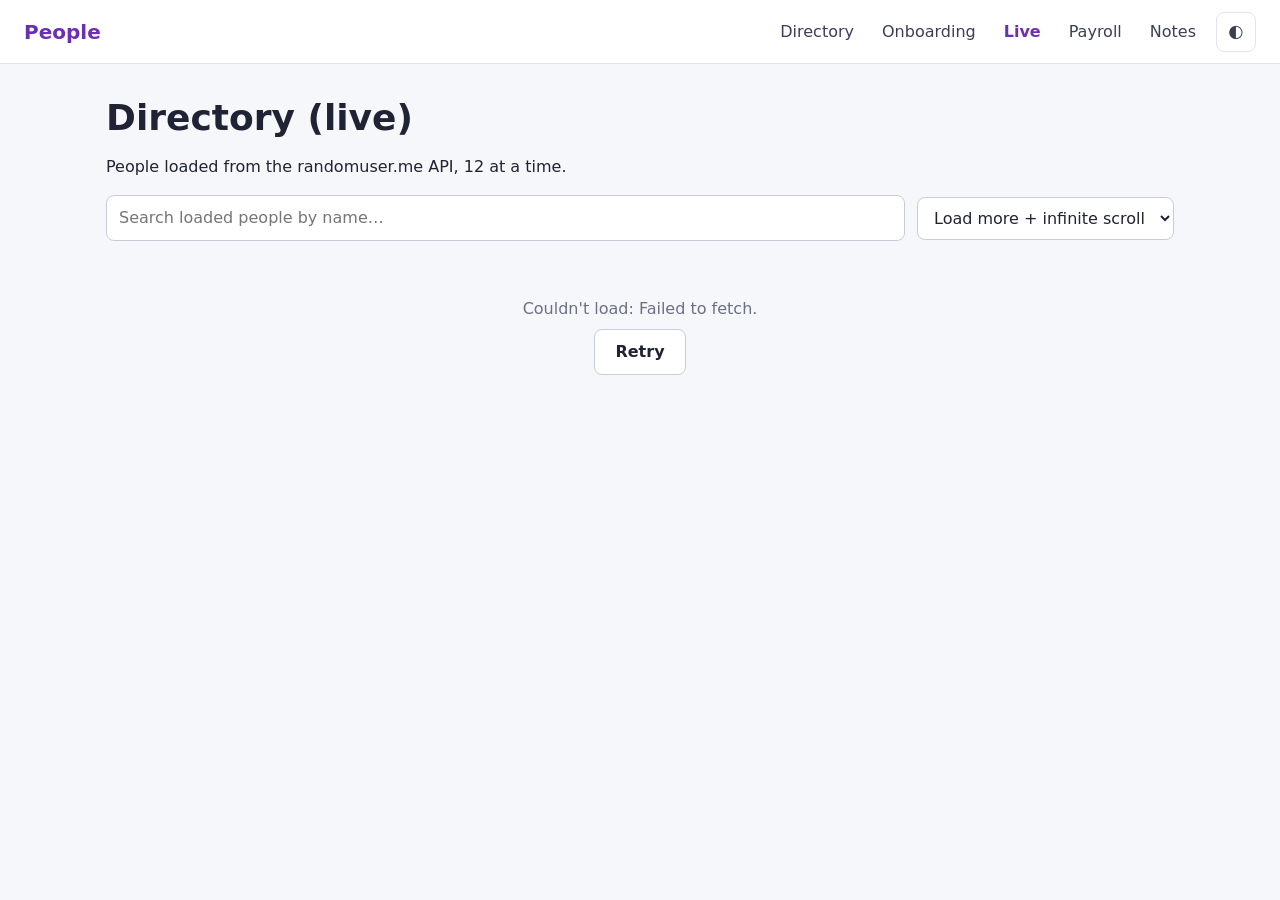
<file: live.html>
<!DOCTYPE html>
<html lang="en">
    <head>
        <!-- ============================================================
             live.html: Directory (live), loading people from an API
             (Day 7)
             ============================================================
             Everything inside the list is created by live.js from the
             randomuser.me API. This page practises the exact shape of the
             reported Rippling task: fetch data → render it → handle
             loading/error/empty → handle MORE data (Load more, infinite
             scroll, or numbered pages).
             ! fetch() doesn't work from a file:// page. Open this through
             ! a local server (Live Server, or python3 -m http.server).
             ============================================================ -->
        <meta charset="UTF-8">
        <meta name="viewport" content="width=device-width, initial-scale=1.0">
        <title>People · Live directory</title>
        <link rel="stylesheet" href="styles.css">

        <!-- Apply a saved theme before the page is drawn (see index.html). -->
        <script>
            try {
                const saved = localStorage.getItem('theme');
                if (saved) document.documentElement.dataset.theme = saved;
            } catch (err) {}
        </script>

        <script src="site.js" defer></script>
        <script src="live.js" defer></script>
    </head>
    <body>
        <header class="site-header">
            <a href="index.html" class="logo">People</a>
            <nav aria-label="Main">
                <ul class="nav-links" id="main-nav">
                    <li><a href="index.html">Directory</a></li>
                    <li><a href="onboarding.html">Onboarding</a></li>
                    <li><a href="live.html" aria-current="page">Live</a></li>
                    <li><a href="index.html#payroll-heading">Payroll</a></li>
                    <li><a href="notes.html">Notes</a></li>
                </ul>
            </nav>
            <button type="button" id="theme" class="icon-btn"
                    aria-label="Dark mode" aria-pressed="false">
                <span aria-hidden="true">◐</span>
            </button>
            <button type="button" class="icon-btn nav-toggle"
                    aria-label="Menu" aria-expanded="false" aria-controls="main-nav">
                <span aria-hidden="true">☰</span>
            </button>
        </header>

        <main>
            <h1>Directory (live)</h1>
            <p>People loaded from the randomuser.me API, 12 at a time.</p>

            <!-- Controls: search the people already loaded (Exercise 1,
                 debounced), and choose how more people load. -->
            <div class="toolbar">
                <label for="live-search" class="visually-hidden">Search loaded people</label>
                <input type="search" id="live-search" placeholder="Search loaded people by name…">

                <label for="mode" class="visually-hidden">How to load more</label>
                <select id="mode">
                    <option value="scroll">Load more + infinite scroll</option>
                    <option value="pages">Numbered pages</option>
                </select>
            </div>

            <!-- The list: empty here; live.js fills it with cards (or
                 skeleton placeholders while the first page loads).
                 .card-list gives it the same responsive grid as the
                 directory. aria-busy is set to "true" while loading. -->
            <ul id="people" class="card-list" aria-busy="false"></ul>

            <div class="load-footer">
                <!-- role="status": screen readers announce "Loading…" and
                     error messages without moving focus. -->
                <p id="status" role="status"></p>
                <!-- "Load more" mode. Turns into "Retry" after an error. -->
                <button id="more" type="button" class="btn">Load more</button>
                <!-- "Numbered pages" mode (Exercise 3). live.js fills it
                     with Prev / 1 2 3 4 5 / Next buttons. -->
                <nav id="pager" class="pager" aria-label="Pages" hidden></nav>
            </div>

            <!-- The infinite-scroll tripwire: an empty element at the very
                 bottom. When it scrolls into view, live.js loads the next
                 page. Hidden from screen readers because it's not content. -->
            <div id="sentinel" aria-hidden="true"></div>
        </main>
    </body>
</html>
</file>
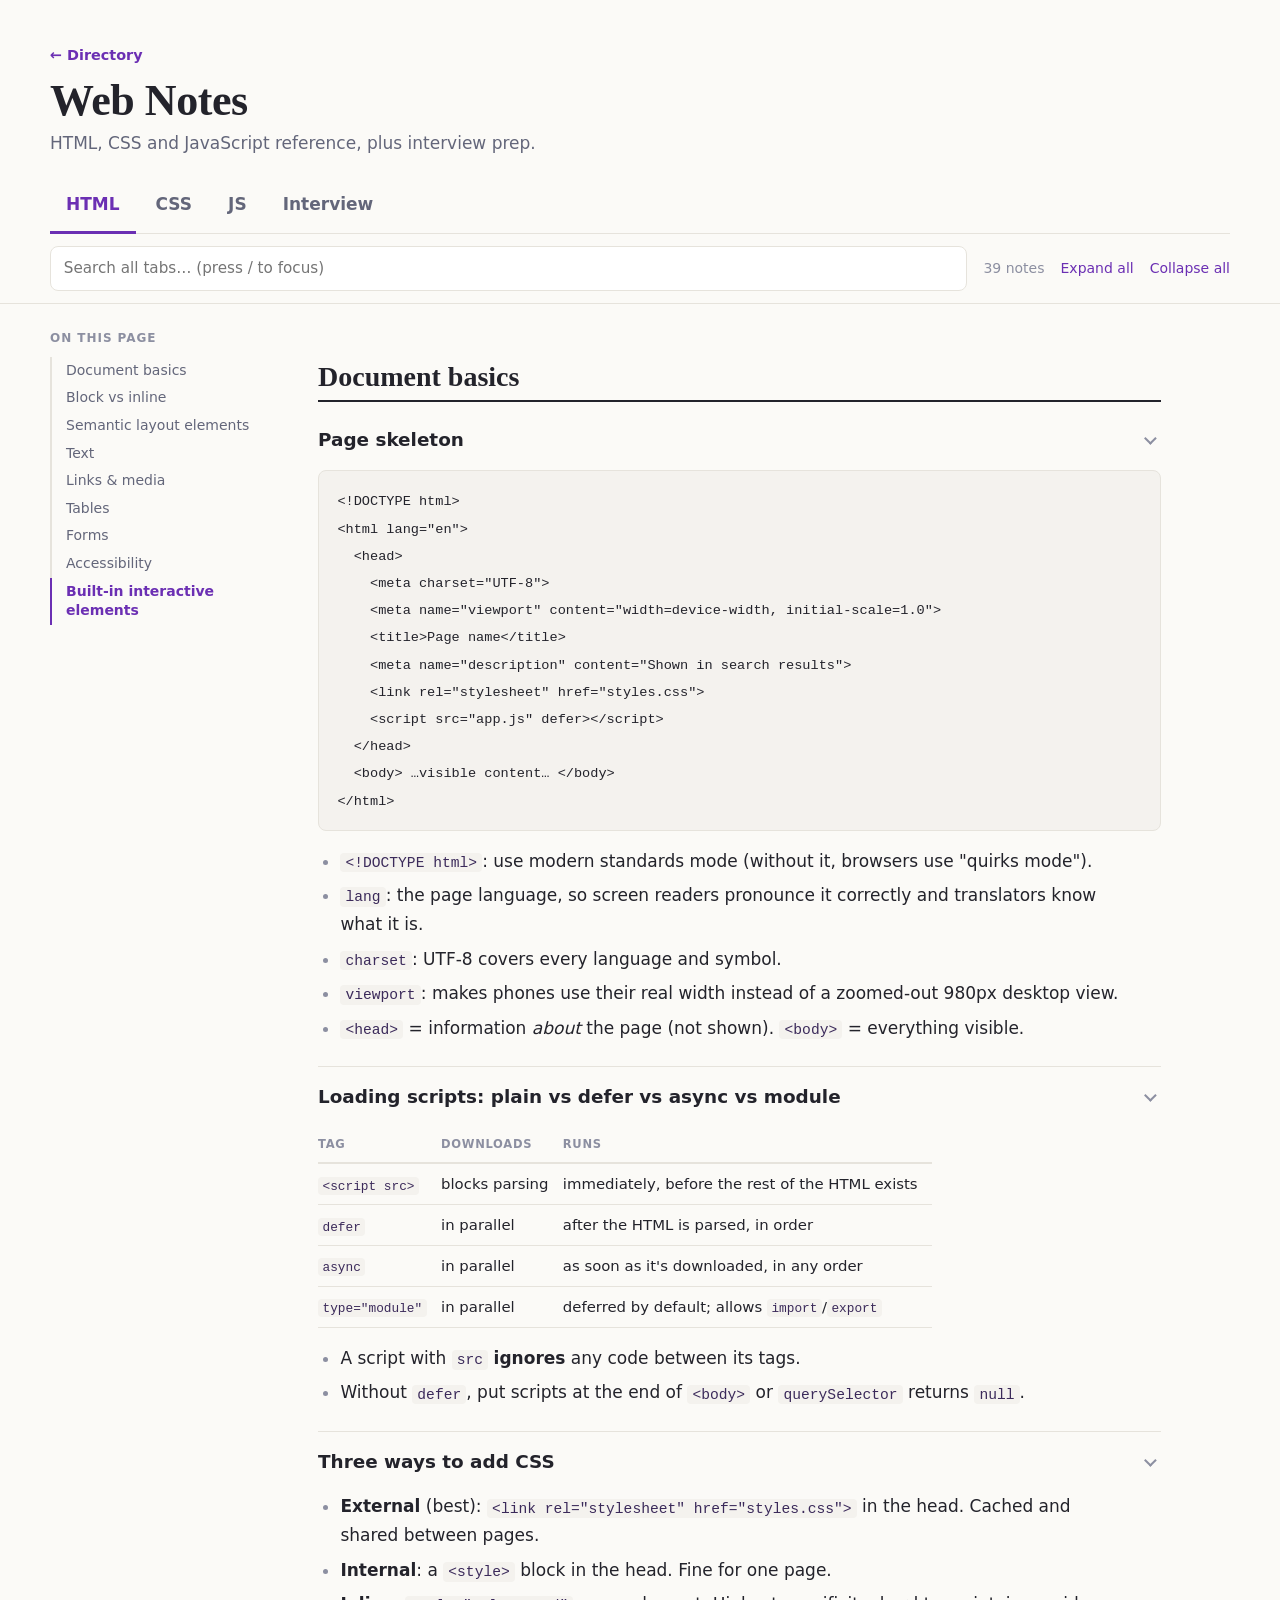
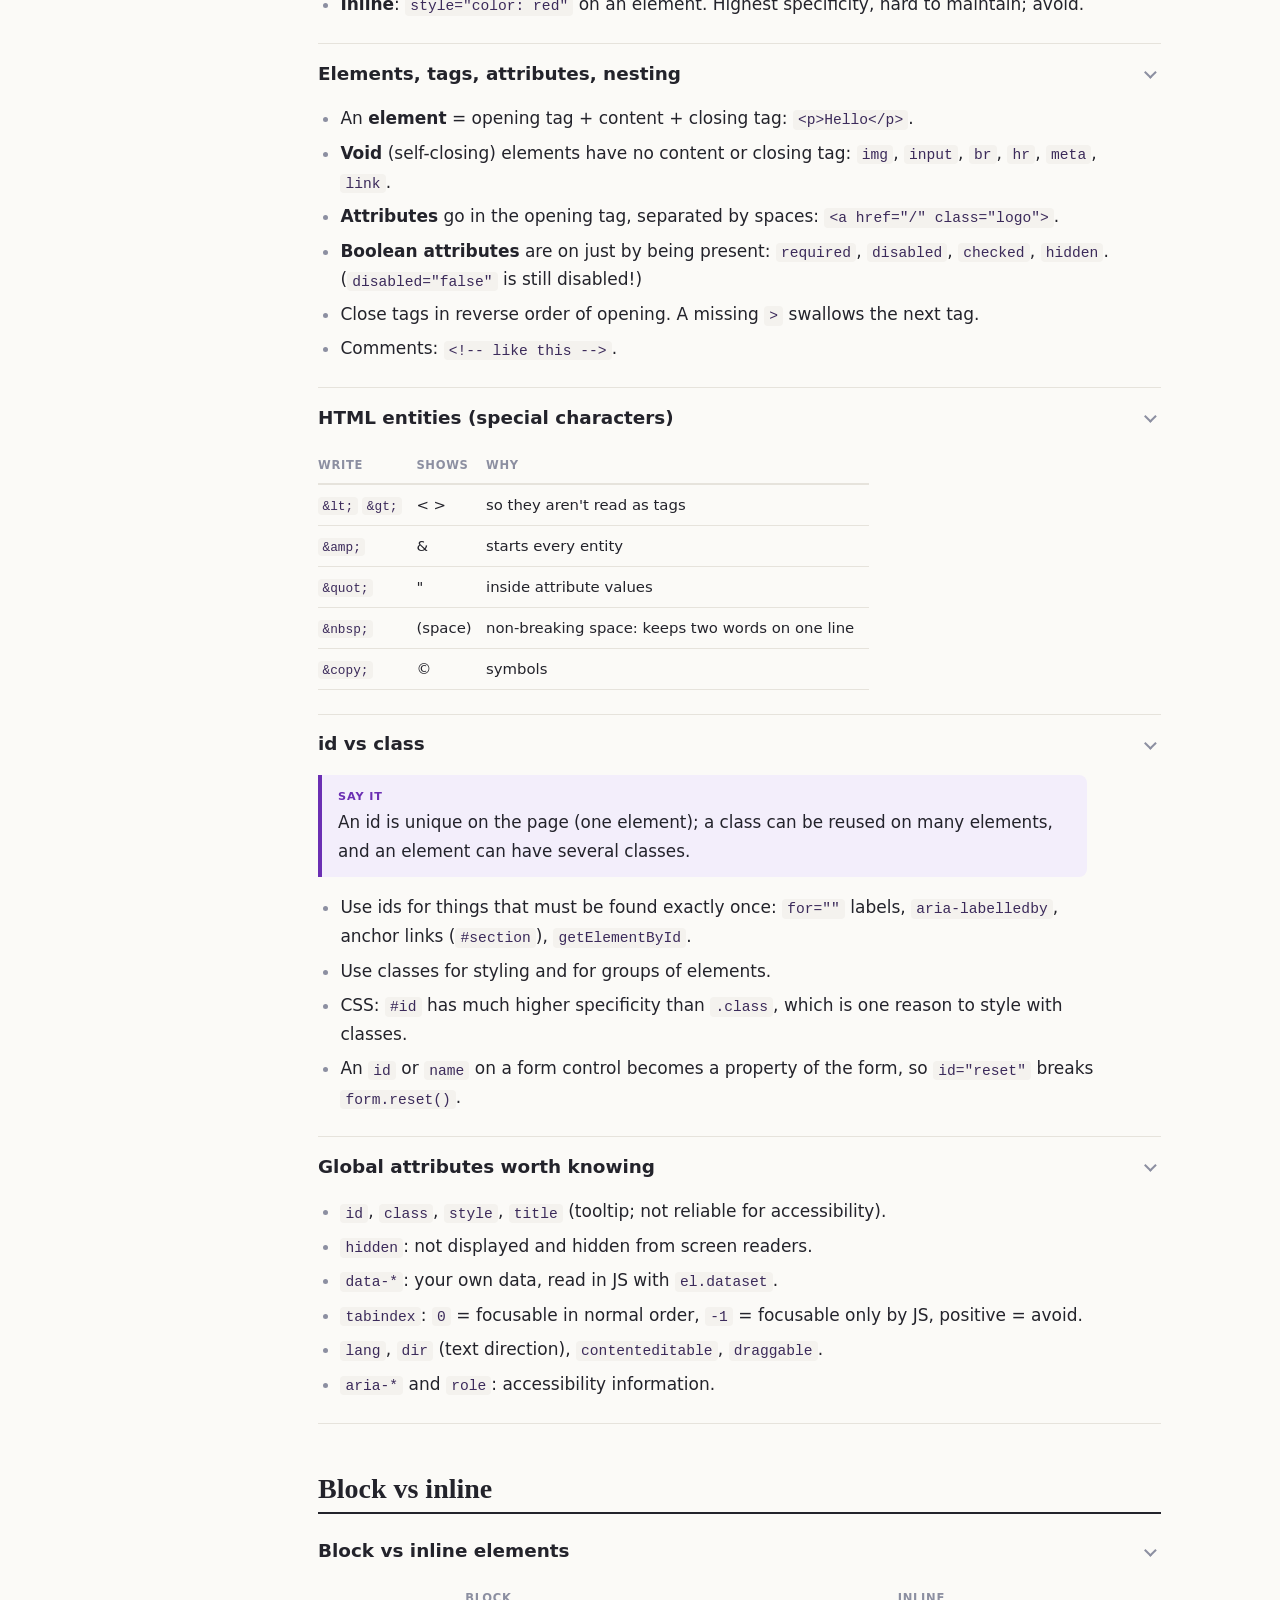
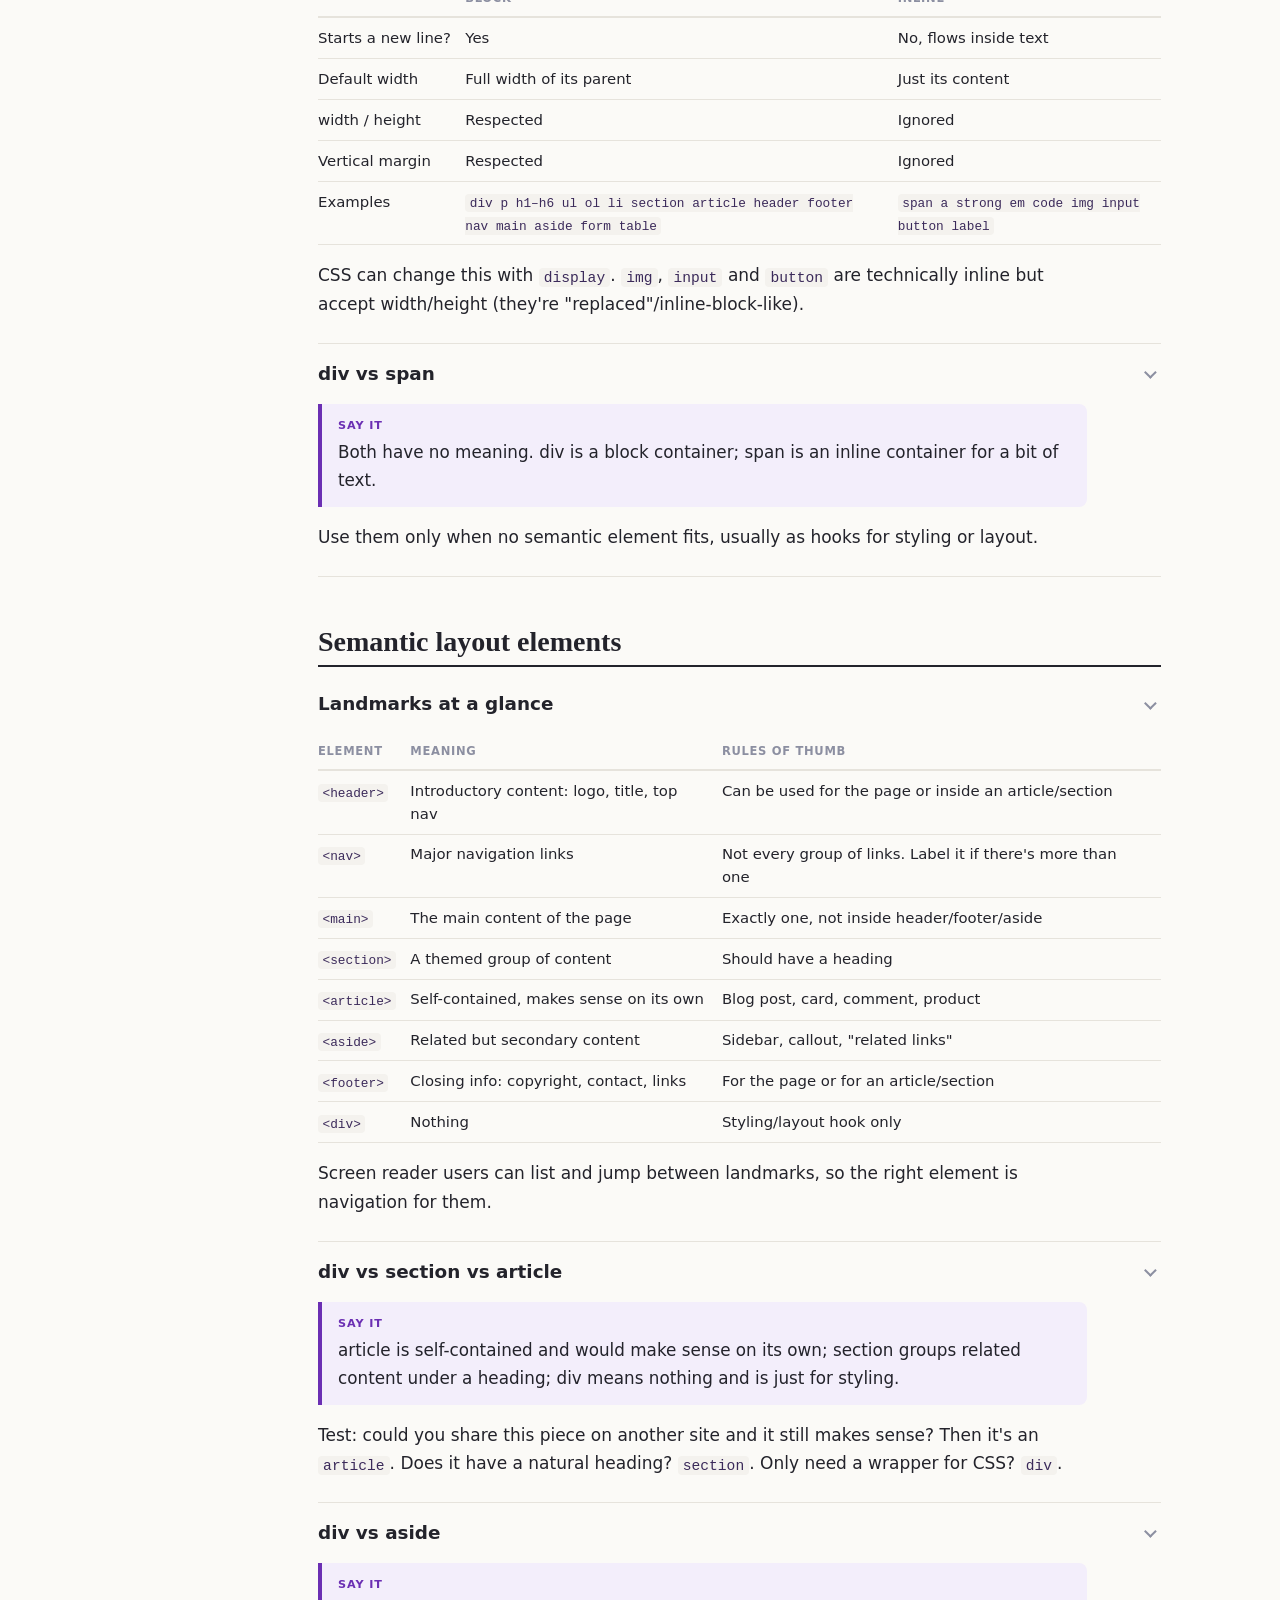
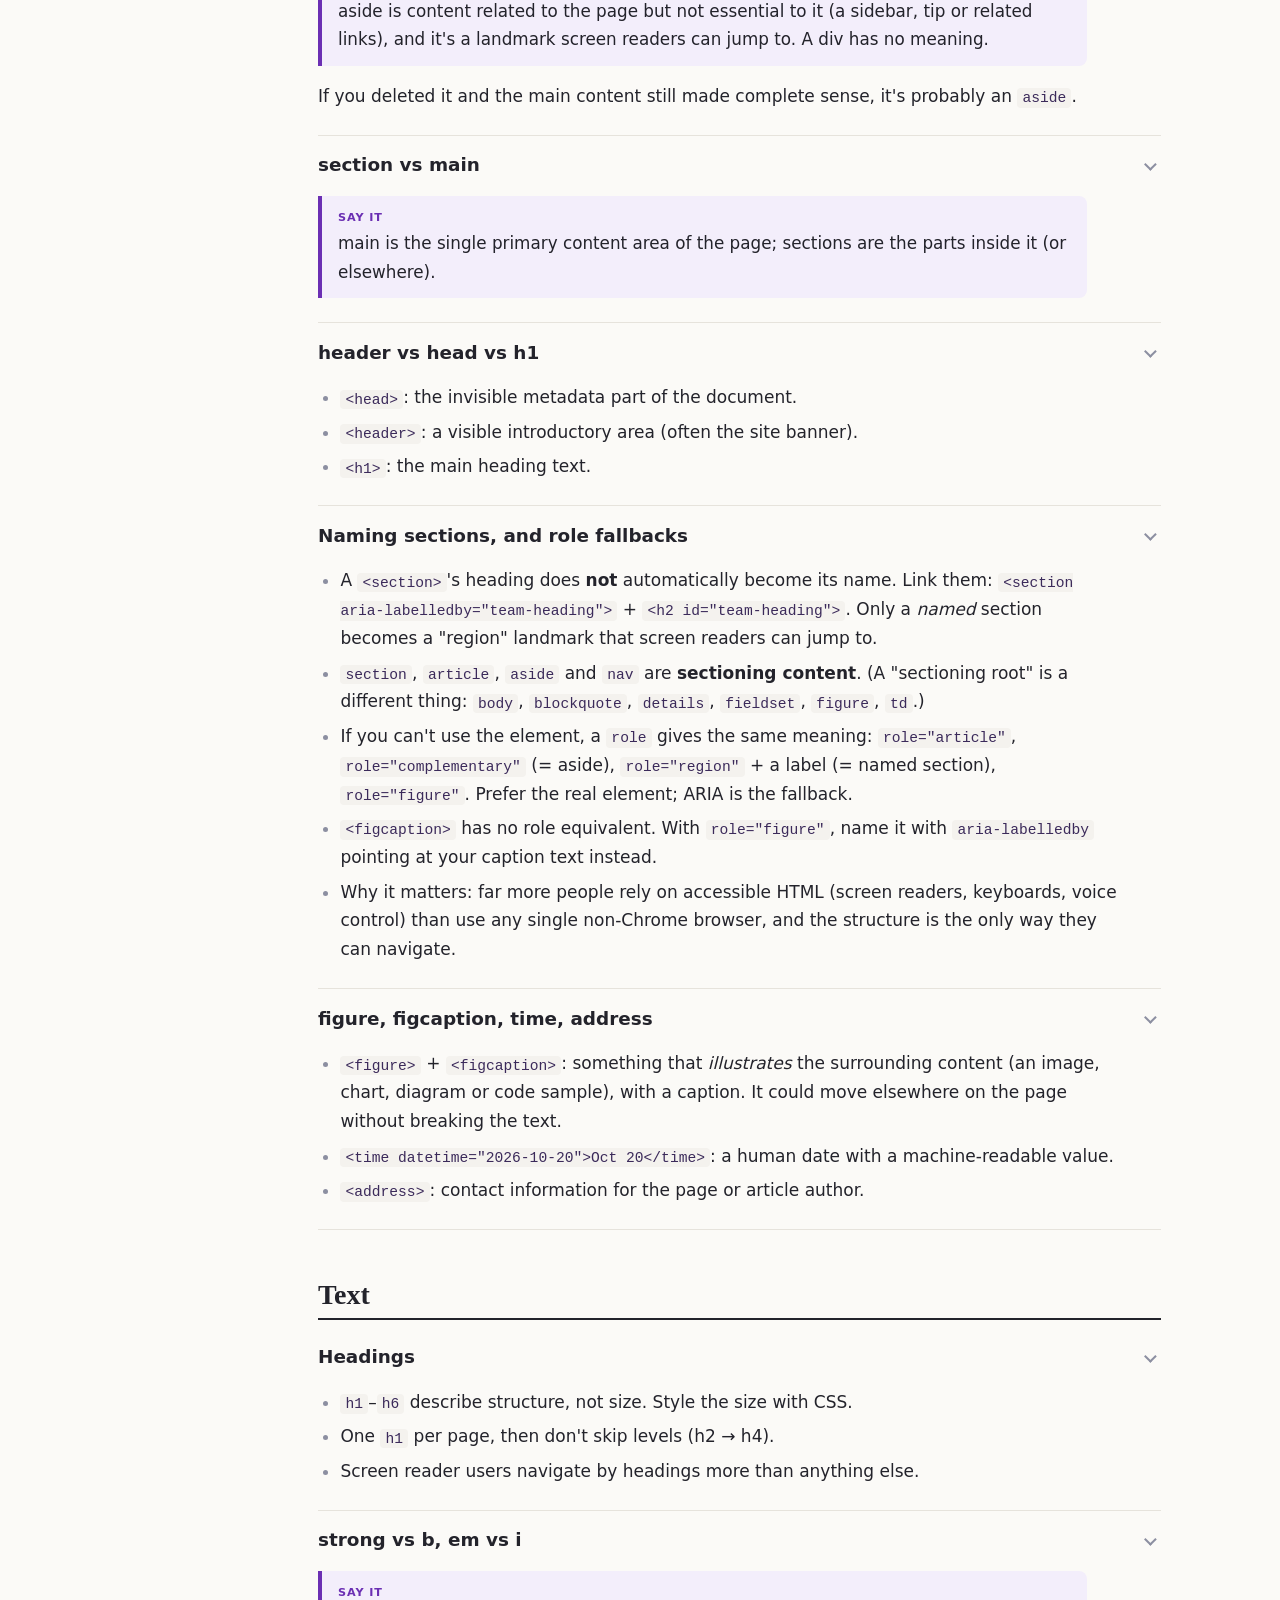
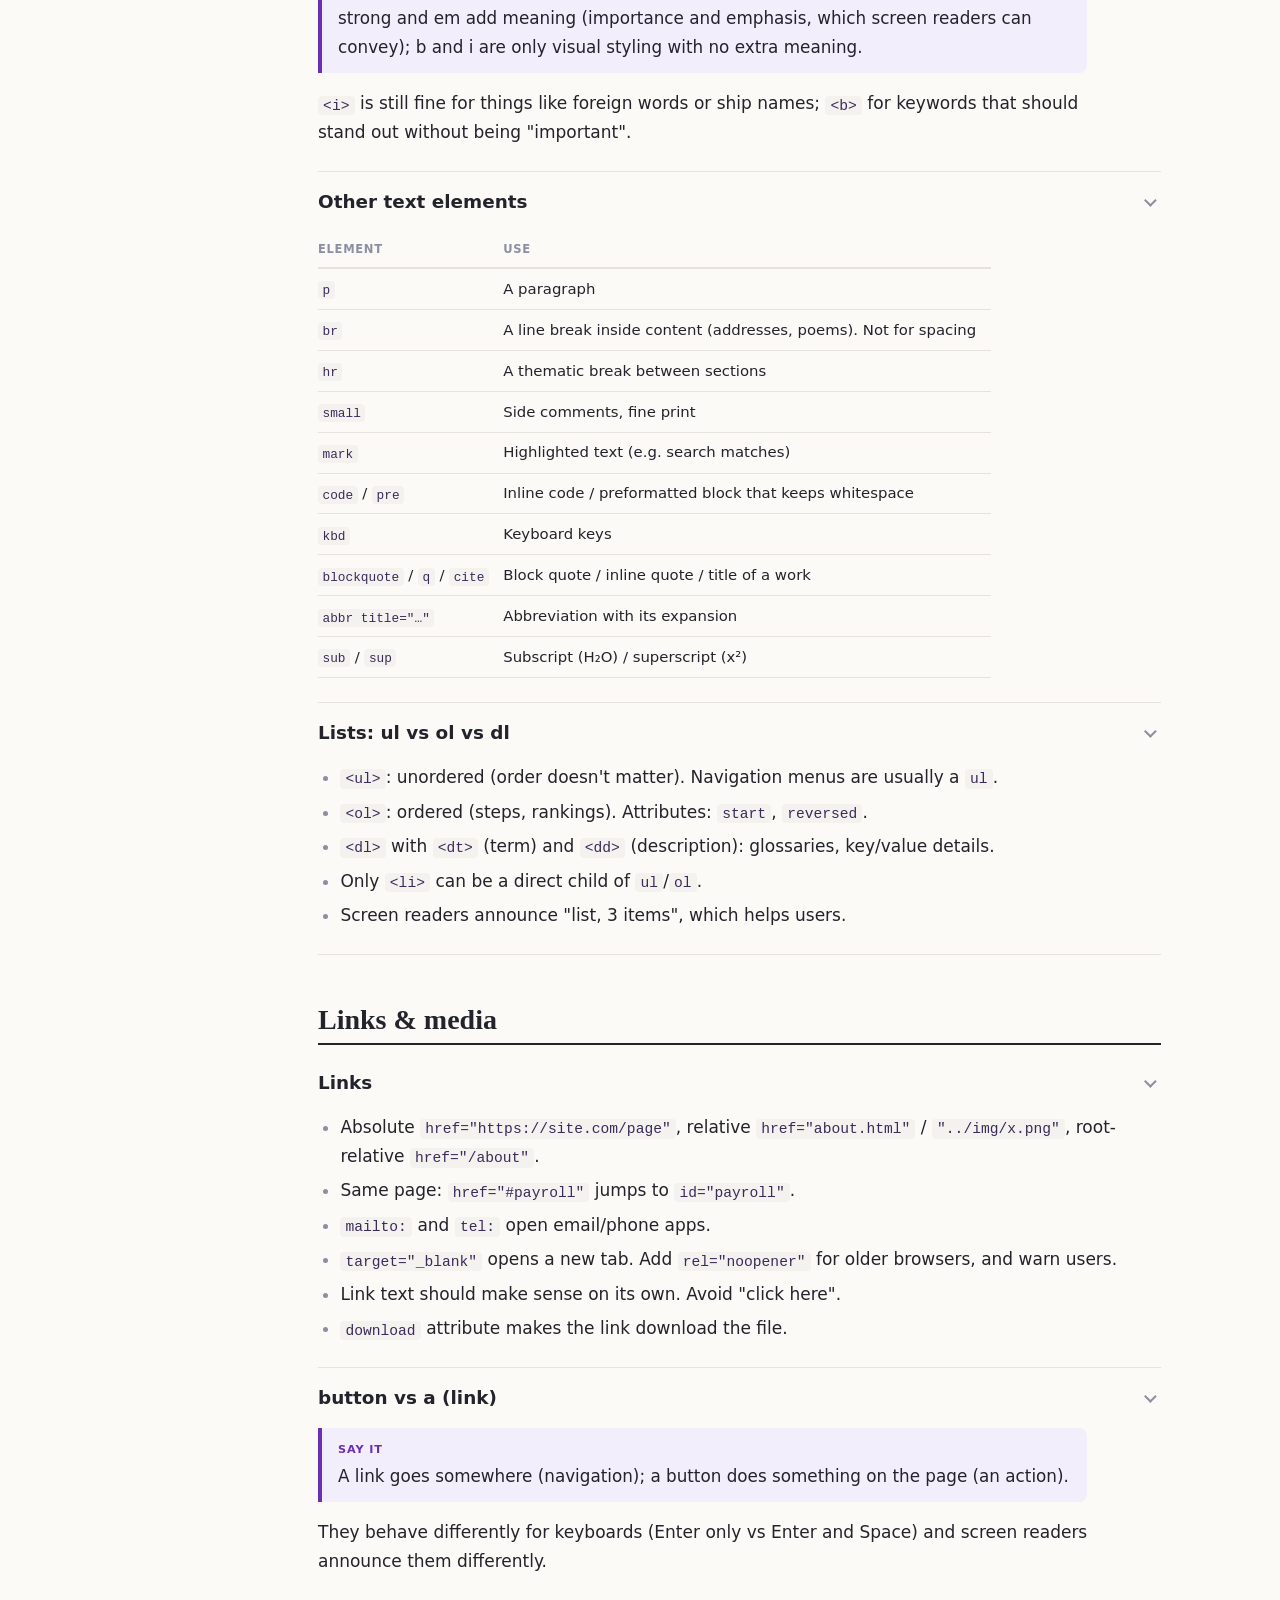
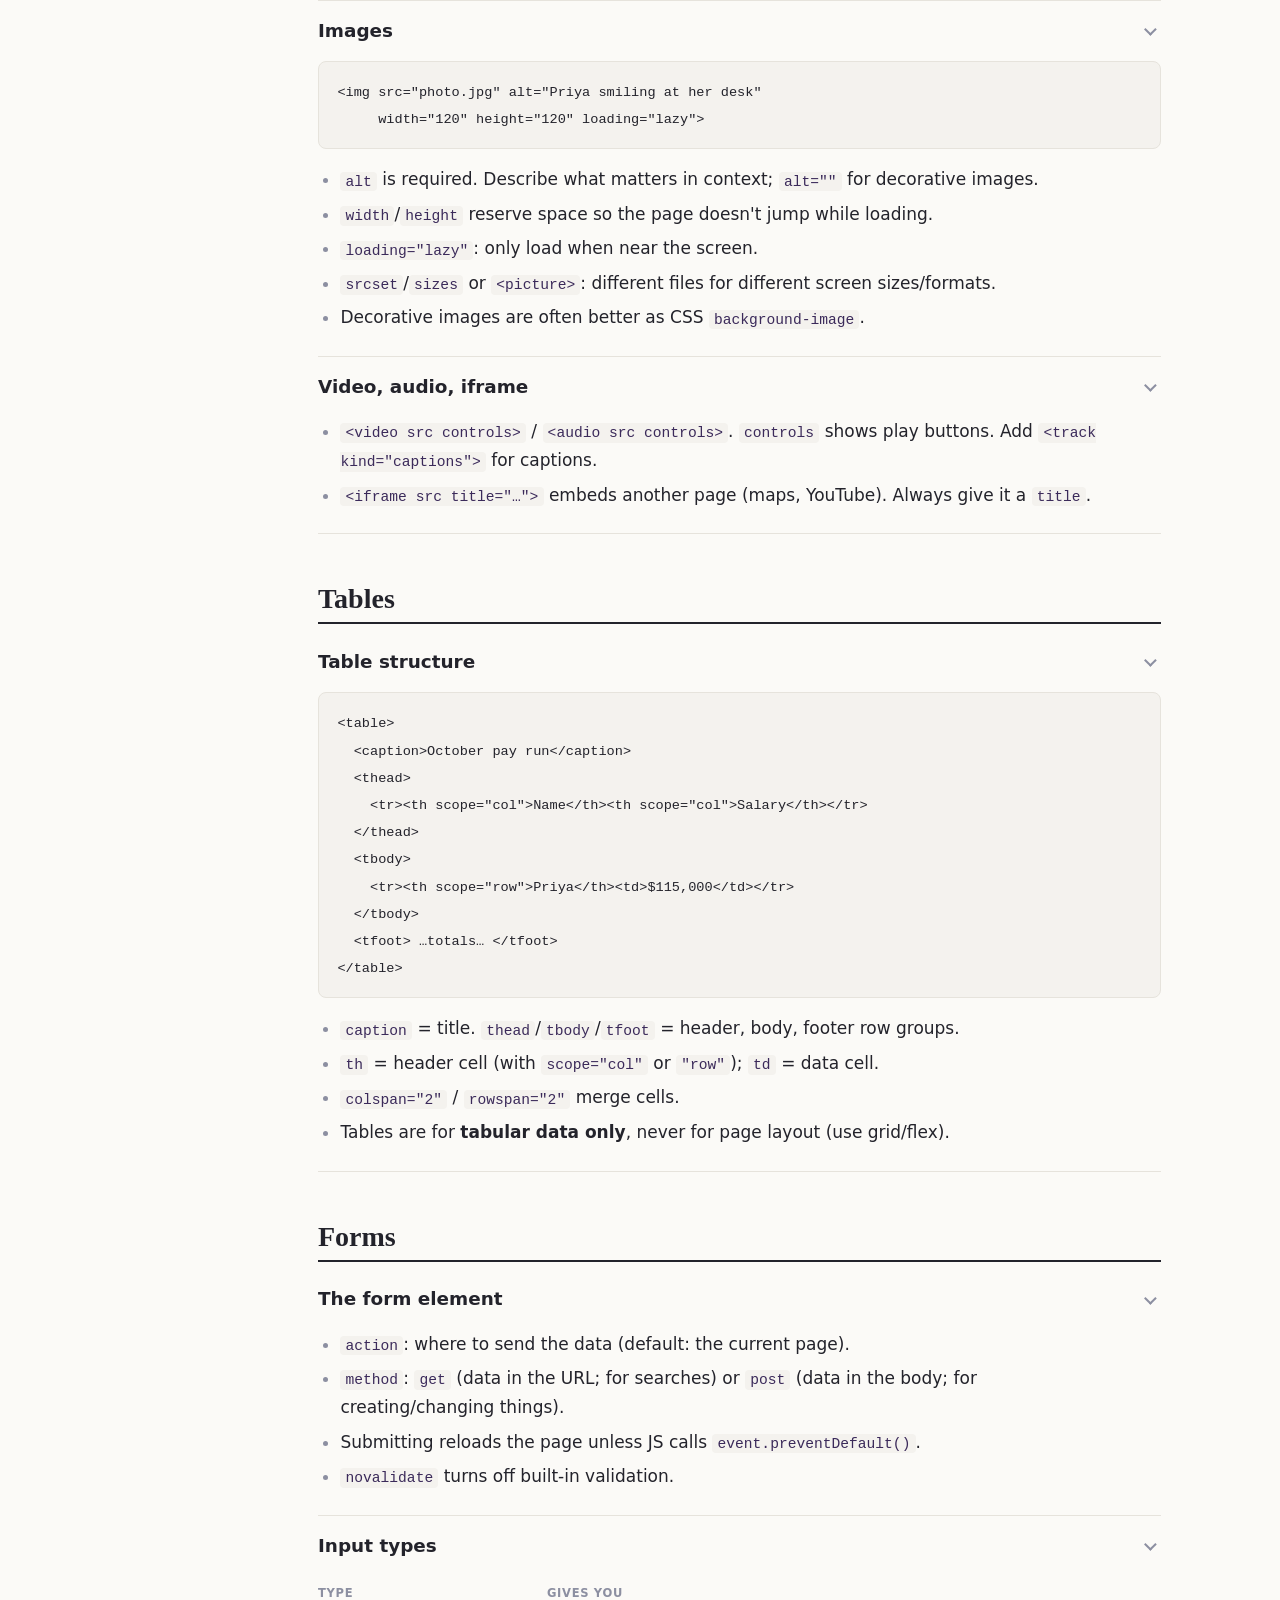
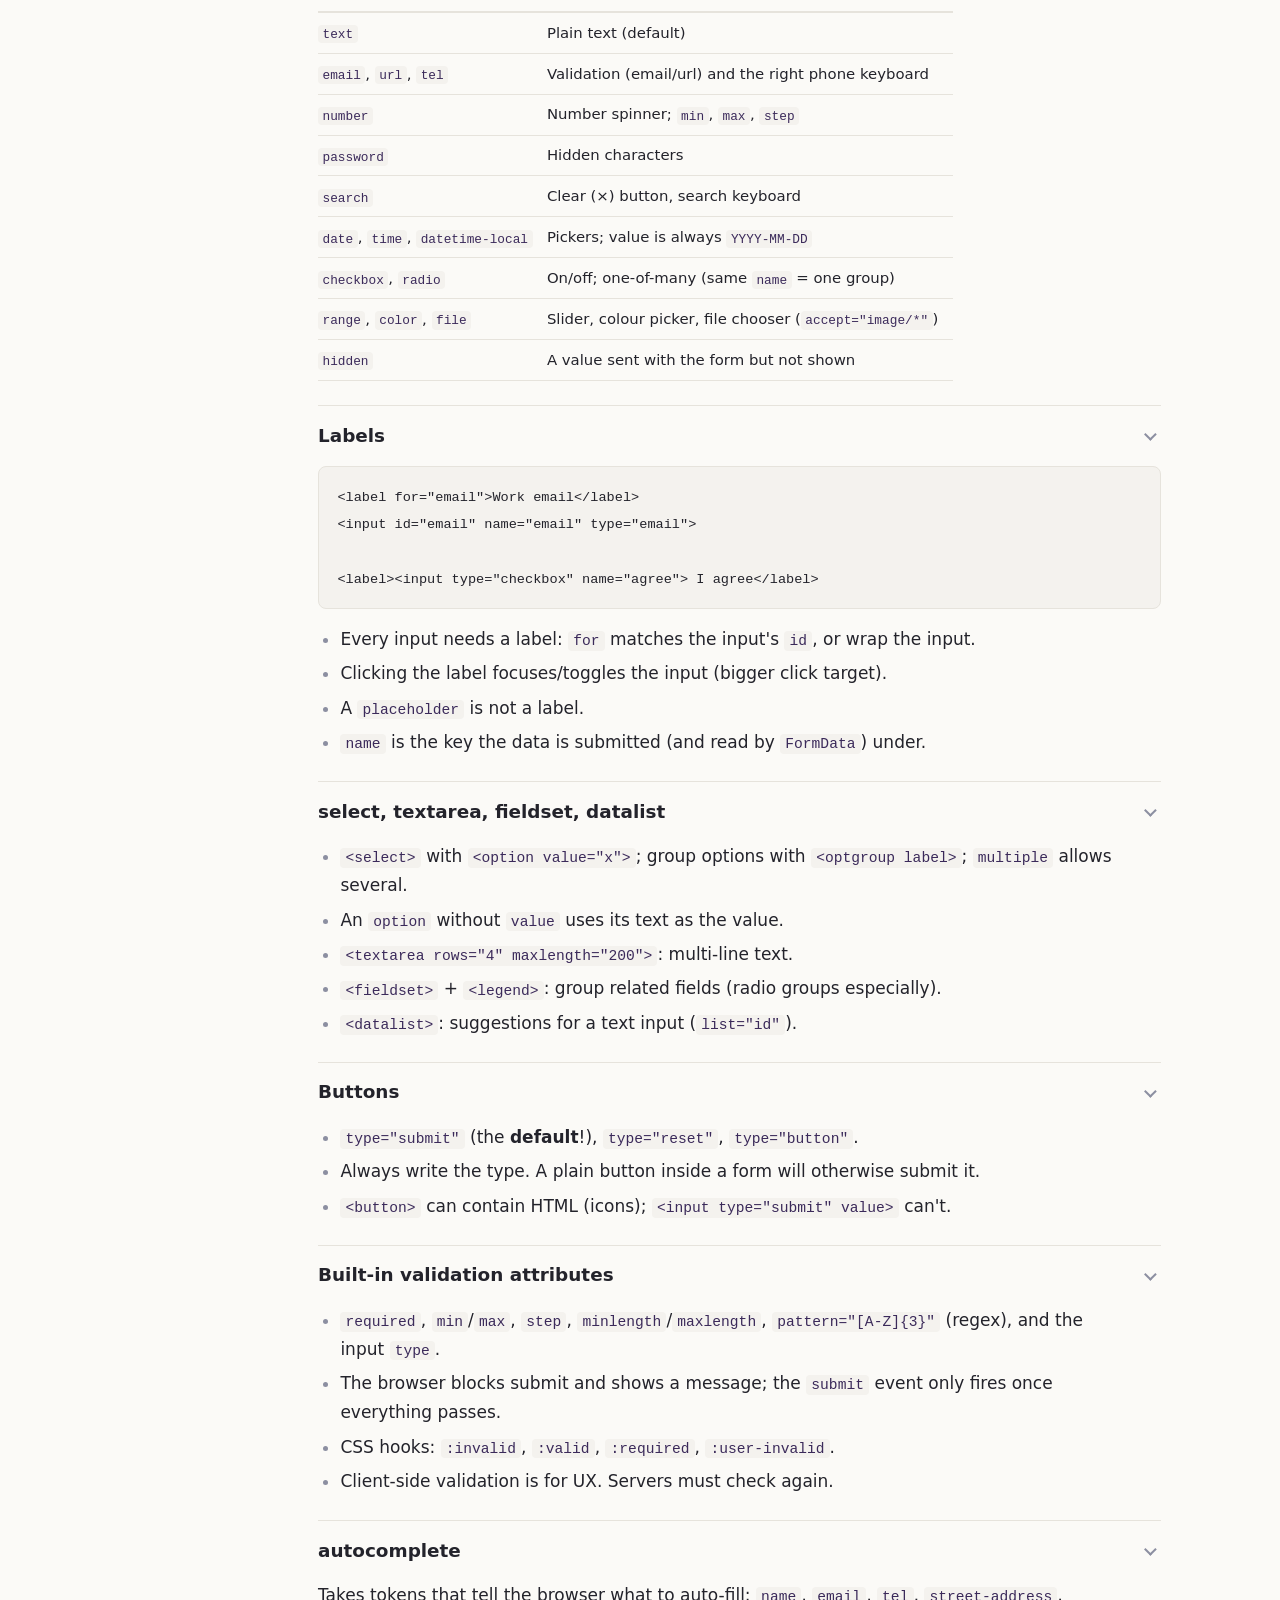
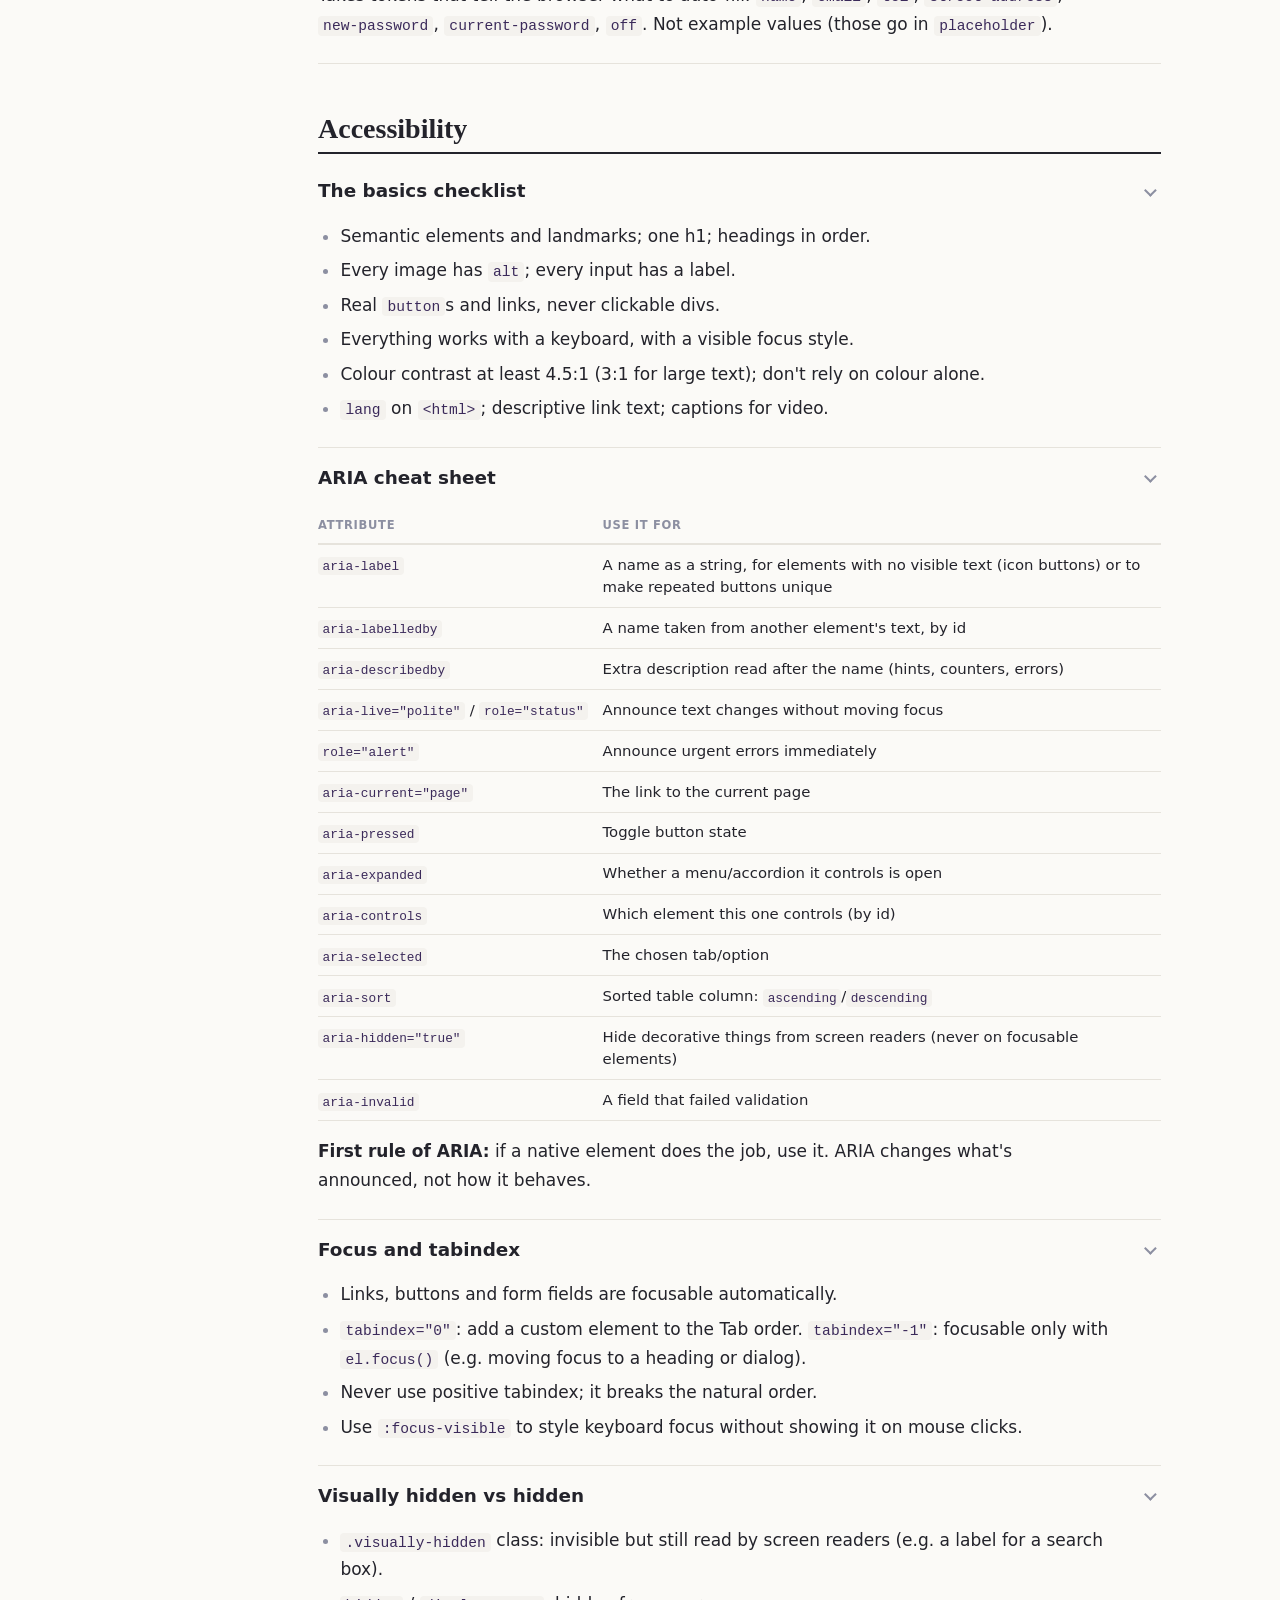
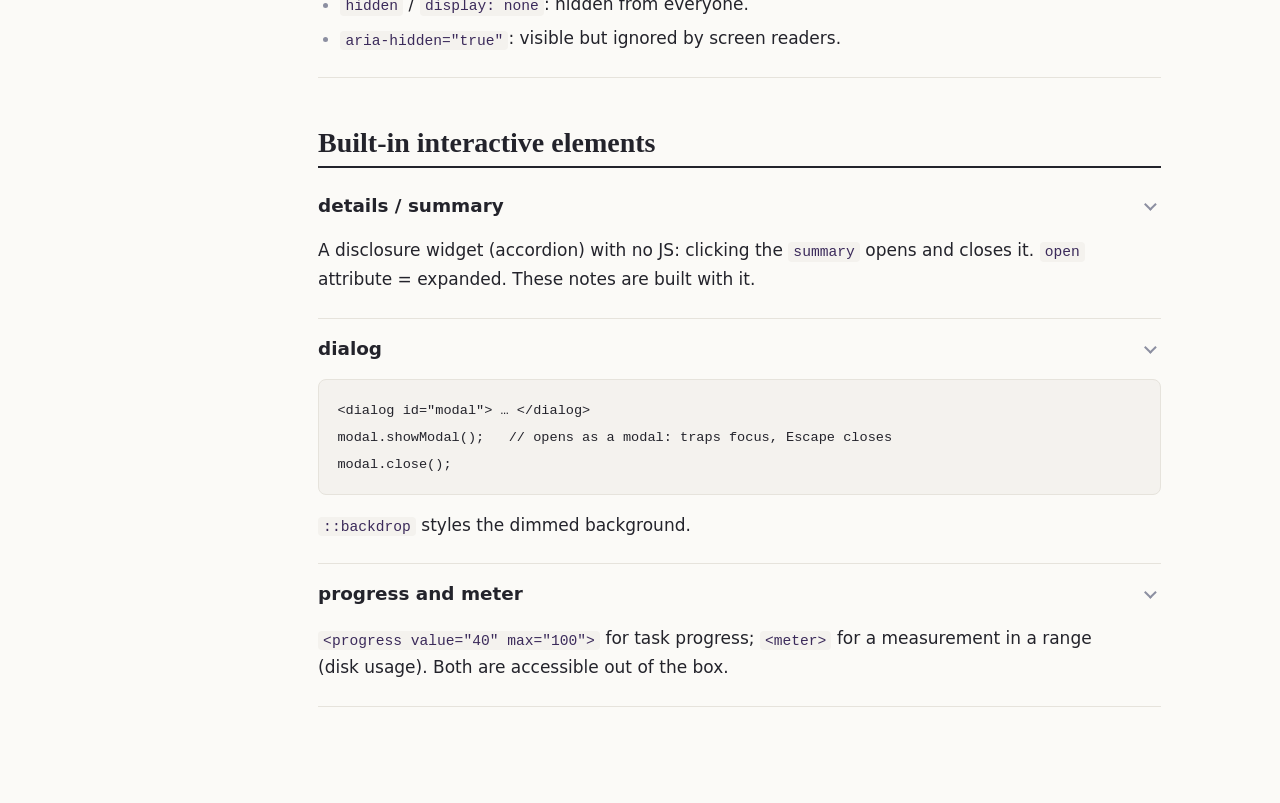
<file: notes.html>
<!DOCTYPE html>
<html lang="en">
    <head>
        <!-- ============================================================
             notes.html: HTML / CSS / JS reference + interview prep
             Four tabs (role="tab"), each controlling a panel
             (role="tabpanel"). notes.js handles switching tabs, search,
             the "Jump to" links and expand/collapse.
             Each note is a <details class="note">; the <summary> is its
             title. <p class="say"> = a one-line answer to say out loud.
             To add a note: copy any <details class="note"> block into the
             right section. Inside <pre><code>, write < as &lt;, > as
             &gt; and & as &amp;.
             ============================================================ -->
        <meta charset="UTF-8">
        <meta name="viewport" content="width=device-width, initial-scale=1.0">
        <title>Web Notes</title>
        <link rel="stylesheet" href="notes.css">
        <script src="notes.js" defer></script>
    </head>
    <body>
        <header class="notes-header">
            <a href="index.html" class="back-link">← Directory</a>
            <h1>Web Notes</h1>
            <p class="subtitle">HTML, CSS and JavaScript reference, plus interview prep.</p>
        </header>

        <!-- Sticky bar: tabs + search. The inner div keeps it aligned with
             the page column while the bar's background spans full width. -->
        <div class="notes-toolbar">
          <div class="toolbar-inner">
            <!-- Tabs. Arrow keys move between them (notes.js). The
                 number in each tab shows search matches while searching. -->
            <div class="tabs" role="tablist" aria-label="Notes sections">
                <button type="button" role="tab" id="tab-html" aria-controls="panel-html" aria-selected="true" data-tab="html">HTML <span class="tab-count"></span></button>
                <button type="button" role="tab" id="tab-css" aria-controls="panel-css" aria-selected="false" tabindex="-1" data-tab="css">CSS <span class="tab-count"></span></button>
                <button type="button" role="tab" id="tab-js" aria-controls="panel-js" aria-selected="false" tabindex="-1" data-tab="js">JS <span class="tab-count"></span></button>
                <button type="button" role="tab" id="tab-interview" aria-controls="panel-interview" aria-selected="false" tabindex="-1" data-tab="interview">Interview <span class="tab-count"></span></button>
            </div>

            <div class="toolbar-row">
                <label for="note-search" class="visually-hidden">Search all notes</label>
                <input type="search" id="note-search" placeholder="Search all tabs… (press / to focus)">
                <p id="note-count" aria-live="polite"></p>
                <button type="button" id="expand-all" class="link-btn">Expand all</button>
                <button type="button" id="collapse-all" class="link-btn">Collapse all</button>
            </div>
          </div>
        </div>

        <!-- Two columns on wide screens: the "On this page" list, then the
             notes. On phones the list sits above the notes. -->
        <div class="layout">
        <!-- Filled by notes.js with links to this tab's sections. -->
        <nav class="jump" aria-label="On this page">
            <p class="jump-title">On this page</p>
            <ul></ul>
        </nav>

        <main class="notes">

<!-- ==================================================================
     HTML TAB
     ================================================================== -->
<div class="panel" role="tabpanel" id="panel-html" aria-labelledby="tab-html" tabindex="0">

    <section class="topic-section" aria-labelledby="html-doc">
        <h2 id="html-doc">Document basics</h2>

        <details class="note" open>
            <summary>Page skeleton</summary>
            <pre><code>&lt;!DOCTYPE html&gt;
&lt;html lang="en"&gt;
  &lt;head&gt;
    &lt;meta charset="UTF-8"&gt;
    &lt;meta name="viewport" content="width=device-width, initial-scale=1.0"&gt;
    &lt;title&gt;Page name&lt;/title&gt;
    &lt;meta name="description" content="Shown in search results"&gt;
    &lt;link rel="stylesheet" href="styles.css"&gt;
    &lt;script src="app.js" defer&gt;&lt;/script&gt;
  &lt;/head&gt;
  &lt;body&gt; …visible content… &lt;/body&gt;
&lt;/html&gt;</code></pre>
            <ul>
                <li><code>&lt;!DOCTYPE html&gt;</code>: use modern standards mode (without it, browsers use "quirks mode").</li>
                <li><code>lang</code>: the page language, so screen readers pronounce it correctly and translators know what it is.</li>
                <li><code>charset</code>: UTF-8 covers every language and symbol.</li>
                <li><code>viewport</code>: makes phones use their real width instead of a zoomed-out 980px desktop view.</li>
                <li><code>&lt;head&gt;</code> = information <em>about</em> the page (not shown). <code>&lt;body&gt;</code> = everything visible.</li>
            </ul>
        </details>

        <details class="note" open>
            <summary>Loading scripts: plain vs defer vs async vs module</summary>
            <table>
                <thead><tr><th scope="col">Tag</th><th scope="col">Downloads</th><th scope="col">Runs</th></tr></thead>
                <tbody>
                    <tr><td><code>&lt;script src&gt;</code></td><td>blocks parsing</td><td>immediately, before the rest of the HTML exists</td></tr>
                    <tr><td><code>defer</code></td><td>in parallel</td><td>after the HTML is parsed, in order</td></tr>
                    <tr><td><code>async</code></td><td>in parallel</td><td>as soon as it's downloaded, in any order</td></tr>
                    <tr><td><code>type="module"</code></td><td>in parallel</td><td>deferred by default; allows <code>import</code>/<code>export</code></td></tr>
                </tbody>
            </table>
            <ul>
                <li>A script with <code>src</code> <strong>ignores</strong> any code between its tags.</li>
                <li>Without <code>defer</code>, put scripts at the end of <code>&lt;body&gt;</code> or <code>querySelector</code> returns <code>null</code>.</li>
            </ul>
        </details>

        <details class="note" open>
            <summary>Three ways to add CSS</summary>
            <ul>
                <li><strong>External</strong> (best): <code>&lt;link rel="stylesheet" href="styles.css"&gt;</code> in the head. Cached and shared between pages.</li>
                <li><strong>Internal</strong>: a <code>&lt;style&gt;</code> block in the head. Fine for one page.</li>
                <li><strong>Inline</strong>: <code>style="color: red"</code> on an element. Highest specificity, hard to maintain; avoid.</li>
            </ul>
        </details>

        <details class="note" open>
            <summary>Elements, tags, attributes, nesting</summary>
            <ul>
                <li>An <strong>element</strong> = opening tag + content + closing tag: <code>&lt;p&gt;Hello&lt;/p&gt;</code>.</li>
                <li><strong>Void</strong> (self-closing) elements have no content or closing tag: <code>img</code>, <code>input</code>, <code>br</code>, <code>hr</code>, <code>meta</code>, <code>link</code>.</li>
                <li><strong>Attributes</strong> go in the opening tag, separated by spaces: <code>&lt;a href="/" class="logo"&gt;</code>.</li>
                <li><strong>Boolean attributes</strong> are on just by being present: <code>required</code>, <code>disabled</code>, <code>checked</code>, <code>hidden</code>. (<code>disabled="false"</code> is still disabled!)</li>
                <li>Close tags in reverse order of opening. A missing <code>&gt;</code> swallows the next tag.</li>
                <li>Comments: <code>&lt;!-- like this --&gt;</code>.</li>
            </ul>
        </details>

        <details class="note" open>
            <summary>HTML entities (special characters)</summary>
            <table>
                <thead><tr><th scope="col">Write</th><th scope="col">Shows</th><th scope="col">Why</th></tr></thead>
                <tbody>
                    <tr><td><code>&amp;lt;</code> <code>&amp;gt;</code></td><td>&lt; &gt;</td><td>so they aren't read as tags</td></tr>
                    <tr><td><code>&amp;amp;</code></td><td>&amp;</td><td>starts every entity</td></tr>
                    <tr><td><code>&amp;quot;</code></td><td>"</td><td>inside attribute values</td></tr>
                    <tr><td><code>&amp;nbsp;</code></td><td>(space)</td><td>non-breaking space: keeps two words on one line</td></tr>
                    <tr><td><code>&amp;copy;</code></td><td>&copy;</td><td>symbols</td></tr>
                </tbody>
            </table>
        </details>

        <details class="note" open>
            <summary>id vs class</summary>
            <p class="say">An id is unique on the page (one element); a class can be reused on many elements, and an element can have several classes.</p>
            <ul>
                <li>Use ids for things that must be found exactly once: <code>for=""</code> labels, <code>aria-labelledby</code>, anchor links (<code>#section</code>), <code>getElementById</code>.</li>
                <li>Use classes for styling and for groups of elements.</li>
                <li>CSS: <code>#id</code> has much higher specificity than <code>.class</code>, which is one reason to style with classes.</li>
                <li>An <code>id</code> or <code>name</code> on a form control becomes a property of the form, so <code>id="reset"</code> breaks <code>form.reset()</code>.</li>
            </ul>
        </details>

        <details class="note" open>
            <summary>Global attributes worth knowing</summary>
            <ul>
                <li><code>id</code>, <code>class</code>, <code>style</code>, <code>title</code> (tooltip; not reliable for accessibility).</li>
                <li><code>hidden</code>: not displayed and hidden from screen readers.</li>
                <li><code>data-*</code>: your own data, read in JS with <code>el.dataset</code>.</li>
                <li><code>tabindex</code>: <code>0</code> = focusable in normal order, <code>-1</code> = focusable only by JS, positive = avoid.</li>
                <li><code>lang</code>, <code>dir</code> (text direction), <code>contenteditable</code>, <code>draggable</code>.</li>
                <li><code>aria-*</code> and <code>role</code>: accessibility information.</li>
            </ul>
        </details>
    </section>

    <section class="topic-section" aria-labelledby="html-display">
        <h2 id="html-display">Block vs inline</h2>

        <details class="note" open>
            <summary>Block vs inline elements</summary>
            <table>
                <thead><tr><th scope="col"></th><th scope="col">Block</th><th scope="col">Inline</th></tr></thead>
                <tbody>
                    <tr><td>Starts a new line?</td><td>Yes</td><td>No, flows inside text</td></tr>
                    <tr><td>Default width</td><td>Full width of its parent</td><td>Just its content</td></tr>
                    <tr><td>width / height</td><td>Respected</td><td>Ignored</td></tr>
                    <tr><td>Vertical margin</td><td>Respected</td><td>Ignored</td></tr>
                    <tr><td>Examples</td><td><code>div p h1–h6 ul ol li section article header footer nav main aside form table</code></td><td><code>span a strong em code img input button label</code></td></tr>
                </tbody>
            </table>
            <p>CSS can change this with <code>display</code>. <code>img</code>, <code>input</code> and <code>button</code> are technically inline but accept width/height (they're "replaced"/inline-block-like).</p>
        </details>

        <details class="note" open>
            <summary>div vs span</summary>
            <p class="say">Both have no meaning. div is a block container; span is an inline container for a bit of text.</p>
            <p>Use them only when no semantic element fits, usually as hooks for styling or layout.</p>
        </details>
    </section>

    <section class="topic-section" aria-labelledby="html-semantic">
        <h2 id="html-semantic">Semantic layout elements</h2>

        <details class="note" open>
            <summary>Landmarks at a glance</summary>
            <table>
                <thead><tr><th scope="col">Element</th><th scope="col">Meaning</th><th scope="col">Rules of thumb</th></tr></thead>
                <tbody>
                    <tr><td><code>&lt;header&gt;</code></td><td>Introductory content: logo, title, top nav</td><td>Can be used for the page or inside an article/section</td></tr>
                    <tr><td><code>&lt;nav&gt;</code></td><td>Major navigation links</td><td>Not every group of links. Label it if there's more than one</td></tr>
                    <tr><td><code>&lt;main&gt;</code></td><td>The main content of the page</td><td>Exactly one, not inside header/footer/aside</td></tr>
                    <tr><td><code>&lt;section&gt;</code></td><td>A themed group of content</td><td>Should have a heading</td></tr>
                    <tr><td><code>&lt;article&gt;</code></td><td>Self-contained, makes sense on its own</td><td>Blog post, card, comment, product</td></tr>
                    <tr><td><code>&lt;aside&gt;</code></td><td>Related but secondary content</td><td>Sidebar, callout, "related links"</td></tr>
                    <tr><td><code>&lt;footer&gt;</code></td><td>Closing info: copyright, contact, links</td><td>For the page or for an article/section</td></tr>
                    <tr><td><code>&lt;div&gt;</code></td><td>Nothing</td><td>Styling/layout hook only</td></tr>
                </tbody>
            </table>
            <p>Screen reader users can list and jump between landmarks, so the right element is navigation for them.</p>
        </details>

        <details class="note" open>
            <summary>div vs section vs article</summary>
            <p class="say">article is self-contained and would make sense on its own; section groups related content under a heading; div means nothing and is just for styling.</p>
            <p>Test: could you share this piece on another site and it still makes sense? Then it's an <code>article</code>. Does it have a natural heading? <code>section</code>. Only need a wrapper for CSS? <code>div</code>.</p>
        </details>

        <details class="note" open>
            <summary>div vs aside</summary>
            <p class="say">aside is content related to the page but not essential to it (a sidebar, tip or related links), and it's a landmark screen readers can jump to. A div has no meaning.</p>
            <p>If you deleted it and the main content still made complete sense, it's probably an <code>aside</code>.</p>
        </details>

        <details class="note" open>
            <summary>section vs main</summary>
            <p class="say">main is the single primary content area of the page; sections are the parts inside it (or elsewhere).</p>
        </details>

        <details class="note" open>
            <summary>header vs head vs h1</summary>
            <ul>
                <li><code>&lt;head&gt;</code>: the invisible metadata part of the document.</li>
                <li><code>&lt;header&gt;</code>: a visible introductory area (often the site banner).</li>
                <li><code>&lt;h1&gt;</code>: the main heading text.</li>
            </ul>
        </details>

        <details class="note" open>
            <summary>Naming sections, and role fallbacks</summary>
            <ul>
                <li>A <code>&lt;section&gt;</code>'s heading does <strong>not</strong> automatically become its name. Link them: <code>&lt;section aria-labelledby="team-heading"&gt;</code> + <code>&lt;h2 id="team-heading"&gt;</code>. Only a <em>named</em> section becomes a "region" landmark that screen readers can jump to.</li>
                <li><code>section</code>, <code>article</code>, <code>aside</code> and <code>nav</code> are <strong>sectioning content</strong>. (A "sectioning root" is a different thing: <code>body</code>, <code>blockquote</code>, <code>details</code>, <code>fieldset</code>, <code>figure</code>, <code>td</code>.)</li>
                <li>If you can't use the element, a <code>role</code> gives the same meaning: <code>role="article"</code>, <code>role="complementary"</code> (= aside), <code>role="region"</code> + a label (= named section), <code>role="figure"</code>. Prefer the real element; ARIA is the fallback.</li>
                <li><code>&lt;figcaption&gt;</code> has no role equivalent. With <code>role="figure"</code>, name it with <code>aria-labelledby</code> pointing at your caption text instead.</li>
                <li>Why it matters: far more people rely on accessible HTML (screen readers, keyboards, voice control) than use any single non-Chrome browser, and the structure is the only way they can navigate.</li>
            </ul>
        </details>

        <details class="note" open>
            <summary>figure, figcaption, time, address</summary>
            <ul>
                <li><code>&lt;figure&gt;</code> + <code>&lt;figcaption&gt;</code>: something that <em>illustrates</em> the surrounding content (an image, chart, diagram or code sample), with a caption. It could move elsewhere on the page without breaking the text.</li>
                <li><code>&lt;time datetime="2026-10-20"&gt;Oct 20&lt;/time&gt;</code>: a human date with a machine-readable value.</li>
                <li><code>&lt;address&gt;</code>: contact information for the page or article author.</li>
            </ul>
        </details>
    </section>

    <section class="topic-section" aria-labelledby="html-text">
        <h2 id="html-text">Text</h2>

        <details class="note" open>
            <summary>Headings</summary>
            <ul>
                <li><code>h1</code>–<code>h6</code> describe structure, not size. Style the size with CSS.</li>
                <li>One <code>h1</code> per page, then don't skip levels (h2 → h4).</li>
                <li>Screen reader users navigate by headings more than anything else.</li>
            </ul>
        </details>

        <details class="note" open>
            <summary>strong vs b, em vs i</summary>
            <p class="say">strong and em add meaning (importance and emphasis, which screen readers can convey); b and i are only visual styling with no extra meaning.</p>
            <p><code>&lt;i&gt;</code> is still fine for things like foreign words or ship names; <code>&lt;b&gt;</code> for keywords that should stand out without being "important".</p>
        </details>

        <details class="note" open>
            <summary>Other text elements</summary>
            <table>
                <thead><tr><th scope="col">Element</th><th scope="col">Use</th></tr></thead>
                <tbody>
                    <tr><td><code>p</code></td><td>A paragraph</td></tr>
                    <tr><td><code>br</code></td><td>A line break inside content (addresses, poems). Not for spacing</td></tr>
                    <tr><td><code>hr</code></td><td>A thematic break between sections</td></tr>
                    <tr><td><code>small</code></td><td>Side comments, fine print</td></tr>
                    <tr><td><code>mark</code></td><td>Highlighted text (e.g. search matches)</td></tr>
                    <tr><td><code>code</code> / <code>pre</code></td><td>Inline code / preformatted block that keeps whitespace</td></tr>
                    <tr><td><code>kbd</code></td><td>Keyboard keys</td></tr>
                    <tr><td><code>blockquote</code> / <code>q</code> / <code>cite</code></td><td>Block quote / inline quote / title of a work</td></tr>
                    <tr><td><code>abbr title="…"</code></td><td>Abbreviation with its expansion</td></tr>
                    <tr><td><code>sub</code> / <code>sup</code></td><td>Subscript (H₂O) / superscript (x²)</td></tr>
                </tbody>
            </table>
        </details>

        <details class="note" open>
            <summary>Lists: ul vs ol vs dl</summary>
            <ul>
                <li><code>&lt;ul&gt;</code>: unordered (order doesn't matter). Navigation menus are usually a <code>ul</code>.</li>
                <li><code>&lt;ol&gt;</code>: ordered (steps, rankings). Attributes: <code>start</code>, <code>reversed</code>.</li>
                <li><code>&lt;dl&gt;</code> with <code>&lt;dt&gt;</code> (term) and <code>&lt;dd&gt;</code> (description): glossaries, key/value details.</li>
                <li>Only <code>&lt;li&gt;</code> can be a direct child of <code>ul</code>/<code>ol</code>.</li>
                <li>Screen readers announce "list, 3 items", which helps users.</li>
            </ul>
        </details>
    </section>

    <section class="topic-section" aria-labelledby="html-media">
        <h2 id="html-media">Links &amp; media</h2>

        <details class="note" open>
            <summary>Links</summary>
            <ul>
                <li>Absolute <code>href="https://site.com/page"</code>, relative <code>href="about.html"</code> / <code>"../img/x.png"</code>, root-relative <code>href="/about"</code>.</li>
                <li>Same page: <code>href="#payroll"</code> jumps to <code>id="payroll"</code>.</li>
                <li><code>mailto:</code> and <code>tel:</code> open email/phone apps.</li>
                <li><code>target="_blank"</code> opens a new tab. Add <code>rel="noopener"</code> for older browsers, and warn users.</li>
                <li>Link text should make sense on its own. Avoid "click here".</li>
                <li><code>download</code> attribute makes the link download the file.</li>
            </ul>
        </details>

        <details class="note" open>
            <summary>button vs a (link)</summary>
            <p class="say">A link goes somewhere (navigation); a button does something on the page (an action).</p>
            <p>They behave differently for keyboards (Enter only vs Enter and Space) and screen readers announce them differently.</p>
        </details>

        <details class="note" open>
            <summary>Images</summary>
            <pre><code>&lt;img src="photo.jpg" alt="Priya smiling at her desk"
     width="120" height="120" loading="lazy"&gt;</code></pre>
            <ul>
                <li><code>alt</code> is required. Describe what matters in context; <code>alt=""</code> for decorative images.</li>
                <li><code>width</code>/<code>height</code> reserve space so the page doesn't jump while loading.</li>
                <li><code>loading="lazy"</code>: only load when near the screen.</li>
                <li><code>srcset</code>/<code>sizes</code> or <code>&lt;picture&gt;</code>: different files for different screen sizes/formats.</li>
                <li>Decorative images are often better as CSS <code>background-image</code>.</li>
            </ul>
        </details>

        <details class="note" open>
            <summary>Video, audio, iframe</summary>
            <ul>
                <li><code>&lt;video src controls&gt;</code> / <code>&lt;audio src controls&gt;</code>. <code>controls</code> shows play buttons. Add <code>&lt;track kind="captions"&gt;</code> for captions.</li>
                <li><code>&lt;iframe src title="…"&gt;</code> embeds another page (maps, YouTube). Always give it a <code>title</code>.</li>
            </ul>
        </details>
    </section>

    <section class="topic-section" aria-labelledby="html-tables">
        <h2 id="html-tables">Tables</h2>

        <details class="note" open>
            <summary>Table structure</summary>
            <pre><code>&lt;table&gt;
  &lt;caption&gt;October pay run&lt;/caption&gt;
  &lt;thead&gt;
    &lt;tr&gt;&lt;th scope="col"&gt;Name&lt;/th&gt;&lt;th scope="col"&gt;Salary&lt;/th&gt;&lt;/tr&gt;
  &lt;/thead&gt;
  &lt;tbody&gt;
    &lt;tr&gt;&lt;th scope="row"&gt;Priya&lt;/th&gt;&lt;td&gt;$115,000&lt;/td&gt;&lt;/tr&gt;
  &lt;/tbody&gt;
  &lt;tfoot&gt; …totals… &lt;/tfoot&gt;
&lt;/table&gt;</code></pre>
            <ul>
                <li><code>caption</code> = title. <code>thead</code>/<code>tbody</code>/<code>tfoot</code> = header, body, footer row groups.</li>
                <li><code>th</code> = header cell (with <code>scope="col"</code> or <code>"row"</code>); <code>td</code> = data cell.</li>
                <li><code>colspan="2"</code> / <code>rowspan="2"</code> merge cells.</li>
                <li>Tables are for <strong>tabular data only</strong>, never for page layout (use grid/flex).</li>
            </ul>
        </details>
    </section>

    <section class="topic-section" aria-labelledby="html-forms">
        <h2 id="html-forms">Forms</h2>

        <details class="note" open>
            <summary>The form element</summary>
            <ul>
                <li><code>action</code>: where to send the data (default: the current page).</li>
                <li><code>method</code>: <code>get</code> (data in the URL; for searches) or <code>post</code> (data in the body; for creating/changing things).</li>
                <li>Submitting reloads the page unless JS calls <code>event.preventDefault()</code>.</li>
                <li><code>novalidate</code> turns off built-in validation.</li>
            </ul>
        </details>

        <details class="note" open>
            <summary>Input types</summary>
            <table>
                <thead><tr><th scope="col">type</th><th scope="col">Gives you</th></tr></thead>
                <tbody>
                    <tr><td><code>text</code></td><td>Plain text (default)</td></tr>
                    <tr><td><code>email</code>, <code>url</code>, <code>tel</code></td><td>Validation (email/url) and the right phone keyboard</td></tr>
                    <tr><td><code>number</code></td><td>Number spinner; <code>min</code>, <code>max</code>, <code>step</code></td></tr>
                    <tr><td><code>password</code></td><td>Hidden characters</td></tr>
                    <tr><td><code>search</code></td><td>Clear (×) button, search keyboard</td></tr>
                    <tr><td><code>date</code>, <code>time</code>, <code>datetime-local</code></td><td>Pickers; value is always <code>YYYY-MM-DD</code></td></tr>
                    <tr><td><code>checkbox</code>, <code>radio</code></td><td>On/off; one-of-many (same <code>name</code> = one group)</td></tr>
                    <tr><td><code>range</code>, <code>color</code>, <code>file</code></td><td>Slider, colour picker, file chooser (<code>accept="image/*"</code>)</td></tr>
                    <tr><td><code>hidden</code></td><td>A value sent with the form but not shown</td></tr>
                </tbody>
            </table>
        </details>

        <details class="note" open>
            <summary>Labels</summary>
            <pre><code>&lt;label for="email"&gt;Work email&lt;/label&gt;
&lt;input id="email" name="email" type="email"&gt;

&lt;label&gt;&lt;input type="checkbox" name="agree"&gt; I agree&lt;/label&gt;</code></pre>
            <ul>
                <li>Every input needs a label: <code>for</code> matches the input's <code>id</code>, or wrap the input.</li>
                <li>Clicking the label focuses/toggles the input (bigger click target).</li>
                <li>A <code>placeholder</code> is not a label.</li>
                <li><code>name</code> is the key the data is submitted (and read by <code>FormData</code>) under.</li>
            </ul>
        </details>

        <details class="note" open>
            <summary>select, textarea, fieldset, datalist</summary>
            <ul>
                <li><code>&lt;select&gt;</code> with <code>&lt;option value="x"&gt;</code>; group options with <code>&lt;optgroup label&gt;</code>; <code>multiple</code> allows several.</li>
                <li>An <code>option</code> without <code>value</code> uses its text as the value.</li>
                <li><code>&lt;textarea rows="4" maxlength="200"&gt;</code>: multi-line text.</li>
                <li><code>&lt;fieldset&gt;</code> + <code>&lt;legend&gt;</code>: group related fields (radio groups especially).</li>
                <li><code>&lt;datalist&gt;</code>: suggestions for a text input (<code>list="id"</code>).</li>
            </ul>
        </details>

        <details class="note" open>
            <summary>Buttons</summary>
            <ul>
                <li><code>type="submit"</code> (the <strong>default</strong>!), <code>type="reset"</code>, <code>type="button"</code>.</li>
                <li>Always write the type. A plain button inside a form will otherwise submit it.</li>
                <li><code>&lt;button&gt;</code> can contain HTML (icons); <code>&lt;input type="submit" value&gt;</code> can't.</li>
            </ul>
        </details>

        <details class="note" open>
            <summary>Built-in validation attributes</summary>
            <ul>
                <li><code>required</code>, <code>min</code>/<code>max</code>, <code>step</code>, <code>minlength</code>/<code>maxlength</code>, <code>pattern="[A-Z]{3}"</code> (regex), and the input <code>type</code>.</li>
                <li>The browser blocks submit and shows a message; the <code>submit</code> event only fires once everything passes.</li>
                <li>CSS hooks: <code>:invalid</code>, <code>:valid</code>, <code>:required</code>, <code>:user-invalid</code>.</li>
                <li>Client-side validation is for UX. Servers must check again.</li>
            </ul>
        </details>

        <details class="note" open>
            <summary>autocomplete</summary>
            <p>Takes tokens that tell the browser what to auto-fill: <code>name</code>, <code>email</code>, <code>tel</code>, <code>street-address</code>, <code>new-password</code>, <code>current-password</code>, <code>off</code>. Not example values (those go in <code>placeholder</code>).</p>
        </details>
    </section>

    <section class="topic-section" aria-labelledby="html-a11y">
        <h2 id="html-a11y">Accessibility</h2>

        <details class="note" open>
            <summary>The basics checklist</summary>
            <ul>
                <li>Semantic elements and landmarks; one h1; headings in order.</li>
                <li>Every image has <code>alt</code>; every input has a label.</li>
                <li>Real <code>button</code>s and links, never clickable divs.</li>
                <li>Everything works with a keyboard, with a visible focus style.</li>
                <li>Colour contrast at least 4.5:1 (3:1 for large text); don't rely on colour alone.</li>
                <li><code>lang</code> on <code>&lt;html&gt;</code>; descriptive link text; captions for video.</li>
            </ul>
        </details>

        <details class="note" open>
            <summary>ARIA cheat sheet</summary>
            <table>
                <thead><tr><th scope="col">Attribute</th><th scope="col">Use it for</th></tr></thead>
                <tbody>
                    <tr><td><code>aria-label</code></td><td>A name as a string, for elements with no visible text (icon buttons) or to make repeated buttons unique</td></tr>
                    <tr><td><code>aria-labelledby</code></td><td>A name taken from another element's text, by id</td></tr>
                    <tr><td><code>aria-describedby</code></td><td>Extra description read after the name (hints, counters, errors)</td></tr>
                    <tr><td><code>aria-live="polite"</code> / <code>role="status"</code></td><td>Announce text changes without moving focus</td></tr>
                    <tr><td><code>role="alert"</code></td><td>Announce urgent errors immediately</td></tr>
                    <tr><td><code>aria-current="page"</code></td><td>The link to the current page</td></tr>
                    <tr><td><code>aria-pressed</code></td><td>Toggle button state</td></tr>
                    <tr><td><code>aria-expanded</code></td><td>Whether a menu/accordion it controls is open</td></tr>
                    <tr><td><code>aria-controls</code></td><td>Which element this one controls (by id)</td></tr>
                    <tr><td><code>aria-selected</code></td><td>The chosen tab/option</td></tr>
                    <tr><td><code>aria-sort</code></td><td>Sorted table column: <code>ascending</code>/<code>descending</code></td></tr>
                    <tr><td><code>aria-hidden="true"</code></td><td>Hide decorative things from screen readers (never on focusable elements)</td></tr>
                    <tr><td><code>aria-invalid</code></td><td>A field that failed validation</td></tr>
                </tbody>
            </table>
            <p><strong>First rule of ARIA:</strong> if a native element does the job, use it. ARIA changes what's announced, not how it behaves.</p>
        </details>

        <details class="note" open>
            <summary>Focus and tabindex</summary>
            <ul>
                <li>Links, buttons and form fields are focusable automatically.</li>
                <li><code>tabindex="0"</code>: add a custom element to the Tab order. <code>tabindex="-1"</code>: focusable only with <code>el.focus()</code> (e.g. moving focus to a heading or dialog).</li>
                <li>Never use positive tabindex; it breaks the natural order.</li>
                <li>Use <code>:focus-visible</code> to style keyboard focus without showing it on mouse clicks.</li>
            </ul>
        </details>

        <details class="note" open>
            <summary>Visually hidden vs hidden</summary>
            <ul>
                <li><code>.visually-hidden</code> class: invisible but still read by screen readers (e.g. a label for a search box).</li>
                <li><code>hidden</code> / <code>display: none</code>: hidden from everyone.</li>
                <li><code>aria-hidden="true"</code>: visible but ignored by screen readers.</li>
            </ul>
        </details>
    </section>

    <section class="topic-section" aria-labelledby="html-interactive">
        <h2 id="html-interactive">Built-in interactive elements</h2>

        <details class="note" open>
            <summary>details / summary</summary>
            <p>A disclosure widget (accordion) with no JS: clicking the <code>summary</code> opens and closes it. <code>open</code> attribute = expanded. These notes are built with it.</p>
        </details>

        <details class="note" open>
            <summary>dialog</summary>
            <pre><code>&lt;dialog id="modal"&gt; … &lt;/dialog&gt;
modal.showModal();   // opens as a modal: traps focus, Escape closes
modal.close();</code></pre>
            <p><code>::backdrop</code> styles the dimmed background.</p>
        </details>

        <details class="note" open>
            <summary>progress and meter</summary>
            <p><code>&lt;progress value="40" max="100"&gt;</code> for task progress; <code>&lt;meter&gt;</code> for a measurement in a range (disk usage). Both are accessible out of the box.</p>
        </details>
    </section>
</div>

<!-- ==================================================================
     CSS TAB
     ================================================================== -->
<div class="panel" role="tabpanel" id="panel-css" aria-labelledby="tab-css" tabindex="0" hidden>

    <section class="topic-section" aria-labelledby="css-basics">
        <h2 id="css-basics">Basics</h2>

        <details class="note" open>
            <summary>Rule syntax</summary>
            <pre><code>selector {
  property: value;   /* a declaration */
}</code></pre>
            <ul>
                <li>Several selectors share a rule with commas: <code>h1, h2 { … }</code>.</li>
                <li>Invalid declarations are silently ignored. DevTools shows them crossed out with ⚠️.</li>
                <li>Comments: <code>/* like this */</code> (no <code>//</code> in CSS).</li>
            </ul>
        </details>

        <details class="note" open>
            <summary>Selectors</summary>
            <table>
                <thead><tr><th scope="col">Selector</th><th scope="col">Matches</th></tr></thead>
                <tbody>
                    <tr><td><code>*</code></td><td>everything</td></tr>
                    <tr><td><code>p</code></td><td>every <code>&lt;p&gt;</code> (type)</td></tr>
                    <tr><td><code>.card</code></td><td><code>class="card"</code></td></tr>
                    <tr><td><code>#search</code></td><td><code>id="search"</code></td></tr>
                    <tr><td><code>tr.is-selected</code></td><td>a tr that <em>also</em> has the class (no space)</td></tr>
                    <tr><td><code>[type="search"]</code></td><td>attribute equals. Also <code>^=</code> starts with, <code>$=</code> ends with, <code>*=</code> contains</td></tr>
                    <tr><td><code>.card img</code></td><td>descendant: img anywhere inside .card</td></tr>
                    <tr><td><code>ul &gt; li</code></td><td>child: direct children only</td></tr>
                    <tr><td><code>h2 + p</code></td><td>adjacent sibling: the p right after an h2</td></tr>
                    <tr><td><code>h2 ~ p</code></td><td>general sibling: every p after an h2</td></tr>
                    <tr><td><code>a, button</code></td><td>either (a selector list)</td></tr>
                </tbody>
            </table>
        </details>

        <details class="note" open>
            <summary>Pseudo-classes (states)</summary>
            <ul>
                <li>Interaction: <code>:hover</code>, <code>:active</code>, <code>:focus</code>, <code>:focus-visible</code> (keyboard focus), <code>:focus-within</code> (a child has focus).</li>
                <li>Position: <code>:first-child</code>, <code>:last-child</code>, <code>:nth-child(even)</code>, <code>:nth-child(3n+1)</code>, <code>:only-child</code>.</li>
                <li>Forms: <code>:checked</code>, <code>:disabled</code>, <code>:required</code>, <code>:invalid</code>, <code>:placeholder-shown</code>.</li>
                <li>Logic: <code>:not(.x)</code>, <code>:is(h1, h2)</code>, <code>:where()</code> (zero specificity), <code>:has(img)</code> (parent selector).</li>
                <li>Links: <code>:link</code>, <code>:visited</code>.</li>
            </ul>
        </details>

        <details class="note" open>
            <summary>Pseudo-elements</summary>
            <ul>
                <li><code>::before</code> / <code>::after</code>: generated content (needs <code>content: ""</code>). Used for icons, arrows, decorations.</li>
                <li><code>::placeholder</code>, <code>::selection</code>, <code>::first-line</code>, <code>::first-letter</code>, <code>::marker</code> (list bullets), <code>::backdrop</code> (behind a dialog).</li>
                <li>Pseudo-class = one colon, a state. Pseudo-element = two colons, a part.</li>
            </ul>
        </details>

        <details class="note" open>
            <summary>BEM naming</summary>
            <pre><code>.card              /* Block */
.card__title       /* Element: a part of the block */
.card--featured    /* Modifier: a variant */</code></pre>
            <p>Keeps class names predictable and specificity low (just one class each).</p>
        </details>
    </section>

    <section class="topic-section" aria-labelledby="css-cascade">
        <h2 id="css-cascade">Cascade, specificity, inheritance</h2>

        <details class="note" open>
            <summary>How conflicts are decided</summary>
            <ol>
                <li><strong>Importance</strong>: <code>!important</code> wins (avoid it).</li>
                <li><strong>Specificity</strong>: inline style &gt; <code>#id</code> &gt; <code>.class</code> / <code>[attr]</code> / <code>:pseudo-class</code> &gt; <code>element</code> / <code>::pseudo-element</code>.</li>
                <li><strong>Order</strong>: equal specificity → the later rule wins.</li>
            </ol>
            <p>Count specificity as (ids, classes, elements): <code>#nav .link a</code> = (1, 1, 1) beats <code>.nav .link a</code> = (0, 2, 1). <code>*</code> and combinators add nothing.</p>
        </details>

        <details class="note" open>
            <summary>Inheritance</summary>
            <ul>
                <li>Text properties inherit to children: <code>color</code>, <code>font-*</code>, <code>line-height</code>, <code>text-align</code>, <code>letter-spacing</code>, <code>visibility</code>, <code>cursor</code>, <code>list-style</code>.</li>
                <li>Box properties don't: <code>margin</code>, <code>padding</code>, <code>border</code>, <code>width</code>, <code>background</code>, <code>display</code>, <code>position</code>.</li>
                <li>Form controls don't inherit fonts by default, so add <code>font: inherit</code>.</li>
                <li>Keywords: <code>inherit</code> (take the parent's value), <code>initial</code> (the spec default), <code>unset</code> (inherit if inheritable, else initial), <code>all: unset</code> (reset everything).</li>
                <li>A direct rule always beats an inherited value, whatever the specificity of the parent's rule.</li>
            </ul>
        </details>

        <details class="note" open>
            <summary>Shorthands</summary>
            <ul>
                <li><code>margin: 10px</code> (all) · <code>10px 20px</code> (top/bottom, left/right) · <code>10px 20px 30px</code> (top, sides, bottom) · <code>10px 20px 30px 40px</code> (top, right, bottom, left: clockwise).</li>
                <li>Same pattern for <code>padding</code>, <code>border-width</code>, <code>inset</code>.</li>
                <li><code>border: 1px solid #ccc</code>, <code>font: 600 1rem/1.5 system-ui</code>, <code>background</code>, <code>flex</code>, <code>grid-area</code>.</li>
                <li>A shorthand resets every sub-property it covers, even ones you didn't write.</li>
                <li>Logical properties: <code>margin-inline</code> (left+right), <code>margin-block</code> (top+bottom).</li>
            </ul>
        </details>
    </section>

    <section class="topic-section" aria-labelledby="css-box">
        <h2 id="css-box">Box model</h2>

        <details class="note" open>
            <summary>The box model and box-sizing</summary>
            <p>Every element: <strong>content</strong> → <strong>padding</strong> (inside, shows the background) → <strong>border</strong> → <strong>margin</strong> (outside, transparent).</p>
            <p><code>width: 300px; padding: 20px; border: 2px solid</code></p>
            <ul>
                <li><code>content-box</code> (default): width = content only → <strong>344px</strong> on screen.</li>
                <li><code>border-box</code>: width includes padding and border → <strong>300px</strong> on screen (content shrinks to 256).</li>
            </ul>
            <pre><code>*, *::before, *::after { box-sizing: border-box; }</code></pre>
        </details>

        <details class="note" open>
            <summary>margin vs padding</summary>
            <p class="say">Padding is space inside the border (it gets the background and is part of the click area); margin is space outside the border that pushes other elements away.</p>
            <ul>
                <li>Margins can be negative and <code>auto</code>; padding can't.</li>
                <li>Vertical margins collapse; padding never does.</li>
            </ul>
        </details>

        <details class="note" open>
            <summary>Margin collapsing</summary>
            <ul>
                <li>When two block elements stack, the gap is the <strong>larger</strong> of the bottom and top margins, not the sum.</li>
                <li>A child's top margin can "leak" out through a parent with no padding/border.</li>
                <li>Doesn't happen with padding/borders in between, inside flex or grid containers, or horizontally.</li>
            </ul>
        </details>

        <details class="note" open>
            <summary>border vs outline</summary>
            <p>A border takes up space and affects layout; an outline is drawn outside the box without taking space (used for focus rings). Both need a style: <code>outline: 2px solid</code>, not just <code>outline: 2px</code>.</p>
        </details>

        <details class="note" open>
            <summary>width, height, min/max</summary>
            <ul>
                <li><code>max-width: 1100px; margin: 0 auto</code>: a centred container that shrinks on small screens.</li>
                <li><code>min-height: 100vh</code>: at least the window's height but can grow.</li>
                <li>Avoid fixed <code>height</code> on text containers; content overflows.</li>
                <li><code>aspect-ratio: 16 / 9</code> keeps proportions.</li>
            </ul>
        </details>

        <details class="note" open>
            <summary>overflow</summary>
            <ul>
                <li><code>visible</code> (default: spills out), <code>hidden</code> (clipped), <code>scroll</code> (always scrollbars), <code>auto</code> (scrollbars only when needed).</li>
                <li><code>overflow-x: auto</code> on wide tables/code so the page doesn't scroll sideways on phones.</li>
                <li><code>overflow: hidden</code> on a rounded parent clips its children to the corners.</li>
            </ul>
        </details>
    </section>

    <section class="topic-section" aria-labelledby="css-display">
        <h2 id="css-display">Display</h2>

        <details class="note" open>
            <summary>display values</summary>
            <table>
                <thead><tr><th scope="col">Value</th><th scope="col">Behaviour</th></tr></thead>
                <tbody>
                    <tr><td><code>block</code></td><td>New line, full width, respects width/height/margins</td></tr>
                    <tr><td><code>inline</code></td><td>Flows in text, ignores width/height and vertical margins</td></tr>
                    <tr><td><code>inline-block</code></td><td>Flows in text but respects width/height/padding (badges, buttons)</td></tr>
                    <tr><td><code>flex</code> / <code>inline-flex</code></td><td>Flexbox container</td></tr>
                    <tr><td><code>grid</code> / <code>inline-grid</code></td><td>Grid container</td></tr>
                    <tr><td><code>none</code></td><td>Removed completely</td></tr>
                    <tr><td><code>contents</code></td><td>The box disappears but its children stay (careful: can break accessibility)</td></tr>
                </tbody>
            </table>
        </details>

        <details class="note" open>
            <summary>Ways to hide things</summary>
            <table>
                <thead><tr><th scope="col"></th><th scope="col">Takes space?</th><th scope="col">Clickable?</th><th scope="col">Screen readers?</th></tr></thead>
                <tbody>
                    <tr><td><code>display: none</code></td><td>No</td><td>No</td><td>Hidden</td></tr>
                    <tr><td><code>visibility: hidden</code></td><td>Yes</td><td>No</td><td>Hidden</td></tr>
                    <tr><td><code>opacity: 0</code></td><td>Yes</td><td>Yes</td><td>Read</td></tr>
                    <tr><td><code>.visually-hidden</code></td><td>No</td><td>No</td><td>Read</td></tr>
                </tbody>
            </table>
        </details>
    </section>

    <section class="topic-section" aria-labelledby="css-units">
        <h2 id="css-units">Units, colours, functions</h2>

        <details class="note" open>
            <summary>Units</summary>
            <table>
                <thead><tr><th scope="col">Unit</th><th scope="col">Relative to</th><th scope="col">Good for</th></tr></thead>
                <tbody>
                    <tr><td><code>px</code></td><td>Fixed</td><td>Borders, shadows, small details</td></tr>
                    <tr><td><code>rem</code></td><td>Root (<code>html</code>) font size, 16px default</td><td>Font sizes, most spacing</td></tr>
                    <tr><td><code>em</code></td><td>The element's own font size</td><td>Padding that scales with a component's text</td></tr>
                    <tr><td><code>%</code></td><td>The parent</td><td>Fluid widths</td></tr>
                    <tr><td><code>vw</code> / <code>vh</code></td><td>1% of the viewport width/height</td><td>Full-screen sections</td></tr>
                    <tr><td><code>fr</code></td><td>A share of leftover grid space</td><td>Grid columns</td></tr>
                    <tr><td><code>ch</code></td><td>Width of the "0" character</td><td>Readable line length (<code>max-width: 65ch</code>)</td></tr>
                </tbody>
            </table>
            <p>rem respects the user's browser font setting, which is why it's preferred for accessibility. Unitless <code>line-height: 1.5</code> scales with the font.</p>
        </details>

        <details class="note" open>
            <summary>Colours</summary>
            <pre><code>#6b2fb3              /* hex */
#6b2fb380            /* hex with alpha */
rgb(107 47 179)      /* modern: spaces */
rgb(107 47 179 / 50%)
rgba(107, 47, 179, 0.5)   /* legacy: commas */
hsl(270 59% 44%)     /* hue saturation lightness */
currentColor         /* the element's text colour */</code></pre>
            <p>Don't mix comma and slash syntax. Check contrast: at least 4.5:1 for normal text.</p>
        </details>

        <details class="note" open>
            <summary>Useful functions</summary>
            <ul>
                <li><code>calc(100% - 2rem)</code>: math with mixed units.</li>
                <li><code>min(860px, 100%)</code>, <code>max(…)</code>: the smaller/larger value.</li>
                <li><code>clamp(1rem, 2.5vw, 2rem)</code>: fluid between a min and a max (responsive font sizes).</li>
                <li><code>var(--name, fallback)</code>: custom properties.</li>
                <li><code>repeat()</code>, <code>minmax()</code>: grid.</li>
            </ul>
        </details>

        <details class="note" open>
            <summary>Custom properties (CSS variables)</summary>
            <pre><code>:root { --accent: #6b2fb3; }
.btn { background: var(--accent); }
.fill { width: var(--progress, 0%); }   /* 0% = fallback */

el.style.setProperty('--progress', '60%');   // set from JS</code></pre>
            <ul>
                <li>Names start with <code>--</code>; they inherit and cascade like normal properties.</li>
                <li>Live: change one and everything using it updates. That's why they're great for themes and dark mode.</li>
                <li>The clean way to pass numbers from JS to CSS.</li>
            </ul>
        </details>
    </section>

    <section class="topic-section" aria-labelledby="css-type">
        <h2 id="css-type">Text &amp; decoration</h2>

        <details class="note" open>
            <summary>Typography properties</summary>
            <ul>
                <li><code>font-family: system-ui, sans-serif</code> (a stack: first available wins; end with a generic family).</li>
                <li><code>font-size</code>, <code>font-weight</code> (100–900 typical; 400 normal, 700 bold; valid range 1–1000), <code>font-style: italic</code>.</li>
                <li><code>line-height: 1.5</code> (unitless), <code>letter-spacing</code>, <code>text-transform: uppercase</code>.</li>
                <li><code>text-align</code>, <code>text-decoration: none</code> (remove link underline), <code>text-indent</code>.</li>
                <li><code>font-variant-numeric: tabular-nums</code>: equal-width digits for tables.</li>
                <li>Load web fonts with Google Fonts <code>&lt;link&gt;</code> or <code>@font-face</code>.</li>
            </ul>
        </details>

        <details class="note" open>
            <summary>white-space and truncation</summary>
            <pre><code>.name {
  white-space: nowrap;      /* one line */
  overflow: hidden;         /* clip the rest */
  text-overflow: ellipsis;  /* show … */
}</code></pre>
            <ul>
                <li>All three are needed. Inside a flex child, that child also needs <code>min-width: 0</code>.</li>
                <li>Multi-line: <code>-webkit-line-clamp: 2</code> with <code>display: -webkit-box; -webkit-box-orient: vertical; overflow: hidden</code>.</li>
                <li><code>overflow-wrap: anywhere</code> breaks very long words/URLs.</li>
            </ul>
        </details>

        <details class="note" open>
            <summary>Backgrounds, borders, shadows</summary>
            <ul>
                <li><code>background-color</code>, <code>background-image: url() / linear-gradient(…)</code>, <code>background-size: cover</code>, <code>background-position: center</code>.</li>
                <li><code>border-radius: 12px</code>; <code>50%</code> on a square = circle; <code>999px</code> = pill.</li>
                <li><code>box-shadow: x y blur spread color</code>, e.g. <code>0 1px 3px rgb(0 0 0 / 10%)</code>; <code>inset</code> for inner shadows.</li>
                <li><code>text-shadow</code> for text.</li>
            </ul>
        </details>
    </section>

    <section class="topic-section" aria-labelledby="css-flex">
        <h2 id="css-flex">Flexbox</h2>

        <details class="note" open>
            <summary>Flexbox container properties</summary>
            <ul>
                <li><code>display: flex</code>: children become flex items in a row.</li>
                <li><code>flex-direction</code>: <code>row</code> (default) or <code>column</code>. This sets the <strong>main axis</strong>; the other one is the <strong>cross axis</strong>.</li>
                <li><code>justify-content</code> (main axis): <code>flex-start</code>, <code>center</code>, <code>flex-end</code>, <code>space-between</code>, <code>space-around</code>, <code>space-evenly</code>.</li>
                <li><code>align-items</code> (cross axis): <code>stretch</code> (default), <code>center</code>, <code>flex-start</code>, <code>flex-end</code>, <code>baseline</code>.</li>
                <li><code>flex-wrap: wrap</code>: let items move to new lines. <code>align-content</code> spaces those lines.</li>
                <li><code>gap: 1rem</code>: space between items only.</li>
            </ul>
        </details>

        <details class="note" open>
            <summary>Flexbox item properties</summary>
            <ul>
                <li><code>flex: grow shrink basis</code>. <code>flex: 1</code> = take an equal share of spare space. <code>flex: 1 1 240px</code> = aim for 240px, grow and shrink.</li>
                <li><code>flex-shrink: 0</code>: never shrink (avatars, icons).</li>
                <li><code>align-self</code>: override <code>align-items</code> for one item.</li>
                <li><code>order</code>: visual order (doesn't change tab/reading order, so use carefully).</li>
                <li><code>margin-left: auto</code>: push this item (and everything after it) to the end.</li>
                <li>⚠️ Items default to <code>min-width: auto</code> (never narrower than their content). Text truncation inside needs <code>min-width: 0</code>.</li>
            </ul>
        </details>

        <details class="note" open>
            <summary>Common flex recipes</summary>
            <pre><code>/* navbar: logo left, links right */
.header { display: flex; justify-content: space-between; align-items: center; }

/* toolbar: search grows, button pushed right */
.toolbar { display: flex; gap: .75rem; }
.toolbar input { flex: 1; }
.toolbar .btn { margin-left: auto; }

/* responsive card row, no media queries */
.cards { display: flex; flex-wrap: wrap; gap: 1.5rem; }
.card { flex: 1 1 240px; }

/* card with button pinned to the bottom */
.card { display: flex; flex-direction: column; }
.card .btn { margin-top: auto; }</code></pre>
        </details>
    </section>

    <section class="topic-section" aria-labelledby="css-grid">
        <h2 id="css-grid">Grid</h2>

        <details class="note" open>
            <summary>Grid basics</summary>
            <pre><code>.app {
  display: grid;
  grid-template-columns: 220px 1fr;
  grid-template-rows: 64px 1fr;
  grid-template-areas:
    "header  header"
    "sidebar main";
  gap: 1rem;
}
.site-header { grid-area: header; }</code></pre>
            <ul>
                <li><code>fr</code> = one share of the leftover space.</li>
                <li><code>grid-template-areas</code> draws the layout with names; place items with <code>grid-area</code>.</li>
                <li>Or place by line numbers: <code>grid-column: 1 / 3</code> or <code>grid-column: span 2</code>.</li>
                <li>Items without a placement are auto-placed into the next empty cell.</li>
            </ul>
        </details>

        <details class="note" open>
            <summary>repeat, minmax, auto-fit</summary>
            <pre><code>grid-template-columns: repeat(3, 1fr);                        /* 3 equal columns */
grid-template-columns: repeat(auto-fit, minmax(240px, 1fr));  /* as many as fit */</code></pre>
            <p>The <code>auto-fit</code> + <code>minmax</code> line makes a responsive card grid with no media queries.</p>
        </details>

        <details class="note" open>
            <summary>Alignment in grid</summary>
            <ul>
                <li><code>justify-items</code> (inline/row axis) and <code>align-items</code> (block/column axis) align items inside their cells.</li>
                <li><code>place-items: center</code> = both at once.</li>
                <li><code>justify-content</code> / <code>align-content</code> align the whole grid inside its container.</li>
                <li><code>justify-self</code> / <code>align-self</code> for one item.</li>
            </ul>
        </details>
    </section>

    <section class="topic-section" aria-labelledby="css-vs">
        <h2 id="css-vs">Flex vs grid</h2>

        <details class="note" open>
            <summary>Flexbox vs Grid</summary>
            <table>
                <thead><tr><th scope="col"></th><th scope="col">Flexbox</th><th scope="col">Grid</th></tr></thead>
                <tbody>
                    <tr><td>Dimensions</td><td>One: a row <em>or</em> a column</td><td>Two: rows <em>and</em> columns</td></tr>
                    <tr><td>Driven by</td><td>Content (items size themselves)</td><td>Layout (you define the tracks)</td></tr>
                    <tr><td>Alignment across rows</td><td>Each wrapped line is independent</td><td>Columns line up across rows</td></tr>
                    <tr><td>Best for</td><td>Navbars, toolbars, button groups, a single row of cards, centring</td><td>Page layouts, dashboards, galleries, forms that line up</td></tr>
                </tbody>
            </table>
            <p class="say">Flexbox for laying things out in one direction; grid when you need rows and columns to line up. They're often combined: grid for the page, flex inside the pieces.</p>
        </details>

        <details class="note" open>
            <summary>Centring, every way</summary>
            <pre><code>.parent { display: grid; place-items: center; }

.parent { display: flex; justify-content: center; align-items: center; }

.child { margin: 0 auto; width: 600px; }      /* horizontal, block */

.parent { text-align: center; }               /* inline content */

.child { position: absolute; top: 50%; left: 50%;
         transform: translate(-50%, -50%); }  /* over something */</code></pre>
        </details>
    </section>

    <section class="topic-section" aria-labelledby="css-position">
        <h2 id="css-position">Positioning &amp; layering</h2>

        <details class="note" open>
            <summary>position values</summary>
            <table>
                <thead><tr><th scope="col">Value</th><th scope="col">In normal flow?</th><th scope="col">Positioned relative to</th></tr></thead>
                <tbody>
                    <tr><td><code>static</code></td><td>Yes</td><td>Not positioned (default; top/left ignored)</td></tr>
                    <tr><td><code>relative</code></td><td>Yes (space kept)</td><td>Its own normal spot. Also becomes the anchor for absolute children</td></tr>
                    <tr><td><code>absolute</code></td><td>No</td><td>Nearest positioned (non-static) ancestor</td></tr>
                    <tr><td><code>fixed</code></td><td>No</td><td>The viewport (stays when scrolling)</td></tr>
                    <tr><td><code>sticky</code></td><td>Yes</td><td>Normal until it hits e.g. <code>top: 0</code>, then sticks inside its parent</td></tr>
                </tbody>
            </table>
            <p>Classic pattern: parent <code>position: relative</code>, child <code>position: absolute; top: 0; right: 0</code> for a badge in a corner. <code>inset: 0</code> = all four sides 0.</p>
        </details>

        <details class="note" open>
            <summary>z-index and stacking contexts</summary>
            <ul>
                <li><code>z-index</code> only works on positioned elements (and flex/grid items). Higher = in front.</li>
                <li>A <strong>stacking context</strong> is a separate layer group. Created by e.g. <code>position</code> + <code>z-index</code>, <code>opacity &lt; 1</code>, <code>transform</code>, <code>filter</code>.</li>
                <li>A child can never appear above something outside its parent's stacking context, no matter how big its z-index.</li>
                <li>Sticky toolbars need a background, or content shows through.</li>
            </ul>
        </details>

        <details class="note" open>
            <summary>Modal overlay recipe</summary>
            <pre><code>.overlay {
  position: fixed; inset: 0;
  background: rgb(0 0 0 / 50%);
  display: grid; place-items: center;
  z-index: 100;
}</code></pre>
            <p>Or use <code>&lt;dialog&gt;</code> + <code>showModal()</code>, which handles focus and Escape for you.</p>
        </details>
    </section>

    <section class="topic-section" aria-labelledby="css-responsive">
        <h2 id="css-responsive">Responsive design</h2>

        <details class="note" open>
            <summary>Media queries &amp; mobile-first</summary>
            <pre><code>/* base styles = phones */
.cards { display: grid; gap: 1rem; }

/* add layout as screens get wider */
@media (min-width: 768px) {
  .cards { grid-template-columns: repeat(2, 1fr); }
}
@media (min-width: 1100px) {
  .cards { grid-template-columns: repeat(3, 1fr); }
}</code></pre>
            <ul>
                <li><strong>Mobile-first</strong>: base CSS for small screens, <code>min-width</code> queries add complexity. Simpler than undoing desktop styles.</li>
                <li>Common breakpoints: 640, 768, 1024, 1280px. Choose them where your layout breaks, not by device.</li>
                <li>Other queries: <code>prefers-color-scheme: dark</code>, <code>prefers-reduced-motion: reduce</code>, <code>hover: hover</code>, <code>orientation</code>.</li>
            </ul>
        </details>

        <details class="note" open>
            <summary>Responsive checklist</summary>
            <ul>
                <li>The viewport meta tag.</li>
                <li>Fluid widths (<code>%</code>, <code>fr</code>, <code>max-width</code>) instead of fixed pixel widths.</li>
                <li><code>img { max-width: 100%; }</code>.</li>
                <li><code>flex-wrap</code> / <code>auto-fit</code> grids.</li>
                <li><code>overflow-x: auto</code> on tables and code.</li>
                <li><code>clamp()</code> for fluid font sizes.</li>
                <li>Test with DevTools device mode (<kbd>Cmd</kbd>+<kbd>Shift</kbd>+<kbd>M</kbd>) at 375px.</li>
                <li>Touch targets at least about 44×44px.</li>
            </ul>
        </details>
    </section>

    <section class="topic-section" aria-labelledby="css-motion">
        <h2 id="css-motion">Transforms &amp; animation</h2>

        <details class="note" open>
            <summary>transform</summary>
            <p><code>translate(x, y)</code>, <code>scale(1.05)</code>, <code>rotate(90deg)</code>, <code>skew()</code>. Doesn't affect layout (other elements don't move), and it's cheap to animate.</p>
        </details>

        <details class="note" open>
            <summary>transition vs animation</summary>
            <pre><code>.btn { transition: background 0.2s ease, transform 0.2s; }
.btn:hover { transform: translateY(-2px); }

@keyframes spin { to { transform: rotate(360deg); } }
.spinner { animation: spin 1s linear infinite; }</code></pre>
            <ul>
                <li><strong>Transition</strong>: animates between two states when a property changes (hover, class toggle).</li>
                <li><strong>Animation</strong>: runs keyframes on its own, can loop.</li>
                <li>Animate <code>transform</code> and <code>opacity</code> for smoothness; avoid animating <code>width</code>/<code>top</code> in big lists.</li>
                <li>Respect <code>@media (prefers-reduced-motion: reduce)</code>.</li>
            </ul>
        </details>
    </section>

    <section class="topic-section" aria-labelledby="css-recipes">
        <h2 id="css-recipes">Recipes</h2>

        <details class="note" open>
            <summary>Small reset</summary>
            <pre><code>*, *::before, *::after { box-sizing: border-box; }
body { margin: 0; line-height: 1.5; font-family: system-ui, sans-serif; }
img { max-width: 100%; display: block; }
input, button, select, textarea { font: inherit; }</code></pre>
        </details>

        <details class="note" open>
            <summary>Sticky footer (footer at the bottom on short pages)</summary>
            <pre><code>body { min-height: 100vh; display: flex; flex-direction: column; }
main { flex: 1; }</code></pre>
        </details>

        <details class="note" open>
            <summary>Visually hidden</summary>
            <pre><code>.visually-hidden {
  position: absolute; width: 1px; height: 1px;
  overflow: hidden; clip: rect(0 0 0 0); white-space: nowrap;
}</code></pre>
        </details>

        <details class="note" open>
            <summary>Dark mode with variables</summary>
            <pre><code>:root { --bg: #fff; --text: #111; }
@media (prefers-color-scheme: dark) {
  :root { --bg: #111; --text: #eee; }
}
body { background: var(--bg); color: var(--text); }</code></pre>
        </details>
    </section>
</div>

<!-- ==================================================================
     JS TAB
     ================================================================== -->
<div class="panel" role="tabpanel" id="panel-js" aria-labelledby="tab-js" tabindex="0" hidden>

    <section class="topic-section" aria-labelledby="js-vars">
        <h2 id="js-vars">Variables &amp; scope</h2>

        <details class="note" open>
            <summary>var vs let vs const</summary>
            <table>
                <thead><tr><th scope="col"></th><th scope="col">var</th><th scope="col">let</th><th scope="col">const</th></tr></thead>
                <tbody>
                    <tr><td>Scope</td><td>Function</td><td>Block <code>{ }</code></td><td>Block <code>{ }</code></td></tr>
                    <tr><td>Reassign</td><td>Yes</td><td>Yes</td><td>No</td></tr>
                    <tr><td>Redeclare</td><td>Yes</td><td>No</td><td>No</td></tr>
                    <tr><td>Before its line</td><td><code>undefined</code></td><td>ReferenceError (TDZ)</td><td>ReferenceError (TDZ)</td></tr>
                </tbody>
            </table>
            <p>Default to <code>const</code>, use <code>let</code> when you need to reassign, avoid <code>var</code>. A <code>const</code> object can still have its contents changed.</p>
        </details>

        <details class="note" open>
            <summary>Scope</summary>
            <ul>
                <li><strong>Global</strong>: top level of a classic script; visible to every script on the page.</li>
                <li><strong>Function</strong>: inside a function.</li>
                <li><strong>Block</strong>: inside any <code>{ }</code> (if, for, a handler) for <code>let</code>/<code>const</code>.</li>
                <li>Inner scopes can see outer variables, not the other way round.</li>
                <li>Assigning to an undeclared name creates an accidental global (or throws in strict mode/modules).</li>
            </ul>
        </details>

        <details class="note" open>
            <summary>Hoisting</summary>
            <ul>
                <li>Function <strong>declarations</strong> are hoisted fully, so you can call them before they appear.</li>
                <li><code>var</code> is hoisted as <code>undefined</code>.</li>
                <li><code>let</code>/<code>const</code> and function <em>expressions</em>/arrows are not usable before their line (temporal dead zone).</li>
            </ul>
        </details>
    </section>

    <section class="topic-section" aria-labelledby="js-types">
        <h2 id="js-types">Types</h2>

        <details class="note" open>
            <summary>Primitive vs reference types</summary>
            <ul>
                <li><strong>Primitives</strong> (copied by value): <code>string</code>, <code>number</code>, <code>boolean</code>, <code>null</code>, <code>undefined</code>, <code>bigint</code>, <code>symbol</code>.</li>
                <li><strong>Objects</strong> (copied by reference): objects, arrays, functions, Sets, Maps, DOM elements.</li>
            </ul>
            <pre><code>const a = { x: 1 }; const b = a; b.x = 2;  // a.x is 2 too
[1] === [1]                                // false: different objects
const copy = { ...a };                     // shallow copy
const deep = structuredClone(a);           // deep copy</code></pre>
        </details>

        <details class="note" open>
            <summary>typeof</summary>
            <pre><code>typeof 'hi'        // 'string'
typeof 42          // 'number'   (NaN too!)
typeof true        // 'boolean'
typeof undefined   // 'undefined'
typeof null        // 'object'   (famous bug)
typeof {}          // 'object'
typeof []          // 'object'   → use Array.isArray(x)
typeof (() =&gt; {})  // 'function'</code></pre>
        </details>

        <details class="note" open>
            <summary>null vs undefined vs NaN</summary>
            <ul>
                <li><code>undefined</code>: never assigned (missing property, no return value, missing argument).</li>
                <li><code>null</code>: deliberately empty. <code>querySelector</code> returns it when nothing matches.</li>
                <li><code>NaN</code>: "not a number" from bad math (<code>Math.max([1,2])</code>, <code>Number('abc')</code>). <code>NaN === NaN</code> is false; use <code>Number.isNaN(x)</code>.</li>
            </ul>
        </details>

        <details class="note" open>
            <summary>Type conversion</summary>
            <pre><code>Number('42')        // 42      Number('') → 0, Number('4a') → NaN
parseInt('42px')    // 42      parseFloat('3.5rem') → 3.5
String(42)          // '42'    or `${42}`
Boolean('')         // false
'5' + 1             // '51'    + with a string concatenates
'5' - 1             // 4       other math converts to numbers</code></pre>
            <p>Form values and <code>dataset</code> values are always <strong>strings</strong>.</p>
        </details>
    </section>

    <section class="topic-section" aria-labelledby="js-ops">
        <h2 id="js-ops">Operators</h2>

        <details class="note" open>
            <summary>= vs == vs ===</summary>
            <ul>
                <li><code>=</code> assigns.</li>
                <li><code>===</code> compares value and type with no conversion. Always use this.</li>
                <li><code>==</code> converts types first: <code>0 == ''</code> and <code>null == undefined</code> are true.</li>
                <li><code>!==</code> is "not equal" (strict).</li>
            </ul>
        </details>

        <details class="note" open>
            <summary>Truthy and falsy</summary>
            <p><strong>Falsy</strong>: <code>false</code>, <code>0</code>, <code>-0</code>, <code>''</code>, <code>null</code>, <code>undefined</code>, <code>NaN</code>. <strong>Everything else is truthy</strong>, including <code>[]</code>, <code>{}</code> and <code>'0'</code>.</p>
            <p><code>if (!el) return;</code> works because <code>null</code> is falsy.</p>
        </details>

        <details class="note" open>
            <summary>Logical operators: || &amp;&amp; ?? ?.</summary>
            <pre><code>name || 'Anonymous'     // fallback for ANY falsy value
count ?? 0              // fallback only for null/undefined (keeps 0 and '')
isAdmin &amp;&amp; showPanel()  // run the right side only if the left is truthy
user?.address?.city     // undefined instead of crashing on null
list?.length            // optional chaining
x ||= 5;  x ??= 5;      // assign only if falsy / nullish</code></pre>
        </details>

        <details class="note" open>
            <summary>Ternary</summary>
            <pre><code>const label = dir === 'asc' ? 'ascending' : 'descending';</code></pre>
            <p>A one-line if/else that <em>returns a value</em>. Don't nest them deeply.</p>
        </details>

        <details class="note" open>
            <summary>Spread and rest (...)</summary>
            <pre><code>// spread: unpack
[...arr]                       // copy array
[...a, ...b]                   // merge arrays
{ ...obj, name: 'Ana' }        // copy object, override one field
Math.max(...nums)              // array → separate arguments
[...new Set(list)]             // Set → array

// rest: collect
function sum(...nums) { }      // all arguments as an array
const [first, ...others] = list;
const { id, ...rest } = obj;</code></pre>
            <p>Copies are <strong>shallow</strong>: nested objects are still shared.</p>
        </details>
    </section>

    <section class="topic-section" aria-labelledby="js-strings">
        <h2 id="js-strings">Strings &amp; numbers</h2>

        <details class="note" open>
            <summary>String methods</summary>
            <pre><code>`Hi ${name}`              // template literal
s.length
s.trim()                  // remove spaces at both ends
s.toLowerCase() / toUpperCase()
s.includes('x')           // true/false (case-sensitive)
s.startsWith('M') / endsWith('@acme.com')
s.indexOf('x')            // position or -1
s.slice(0, 3)             // part of the string
s.split(',')              // → array
arr.join(', ')            // array → string
s.replace('a', 'b') / replaceAll('a', 'b')
s.padStart(2, '0')        // '7' → '07'
a.localeCompare(b)        // for sorting</code></pre>
            <p>Strings are immutable: methods return a <em>new</em> string.</p>
        </details>

        <details class="note" open>
            <summary>Numbers and Math</summary>
            <pre><code>Math.round / floor / ceil (x)
Math.max(...nums) / Math.min(...nums)
Math.random()                       // 0 to &lt;1
(3.14159).toFixed(2)                // '3.14' (a string)
Number.isInteger(x)
0.1 + 0.2                           // 0.30000000000000004 (floating point)
new Intl.NumberFormat('en-US', { style: 'currency', currency: 'USD' }).format(1234)
                                    // '$1,234.00'</code></pre>
        </details>

        <details class="note" open>
            <summary>Dates</summary>
            <pre><code>new Date()                          // now
new Date('2026-10-20')
date.toISOString().slice(0, 10)     // 'YYYY-MM-DD'
date.toLocaleDateString('en-US', { month: 'short', day: 'numeric' })  // 'Oct 20'
Date.now()                          // milliseconds since 1970</code></pre>
            <p>Months are 0-based in <code>new Date(2026, 9, 20)</code> (9 = October). ISO strings (<code>YYYY-MM-DD</code>) sort correctly as text.</p>
        </details>
    </section>

    <section class="topic-section" aria-labelledby="js-arrays">
        <h2 id="js-arrays">Arrays</h2>

        <details class="note" open>
            <summary>Array methods: non-mutating (return something new)</summary>
            <table>
                <thead><tr><th scope="col">Method</th><th scope="col">Returns</th></tr></thead>
                <tbody>
                    <tr><td><code>map(fn)</code></td><td>New array, each item transformed (same length)</td></tr>
                    <tr><td><code>filter(fn)</code></td><td>New array of items where fn returns true</td></tr>
                    <tr><td><code>find(fn)</code> / <code>findIndex(fn)</code></td><td>First match (or <code>undefined</code>) / its index (or -1)</td></tr>
                    <tr><td><code>some(fn)</code> / <code>every(fn)</code></td><td>true if any / all match</td></tr>
                    <tr><td><code>reduce(fn, start)</code></td><td>One value built up step by step</td></tr>
                    <tr><td><code>includes(x)</code> / <code>indexOf(x)</code></td><td>true/false / position or -1</td></tr>
                    <tr><td><code>slice(a, b)</code></td><td>Copy of a portion (b excluded)</td></tr>
                    <tr><td><code>concat()</code>, <code>[...a, ...b]</code></td><td>Merged array</td></tr>
                    <tr><td><code>join(sep)</code></td><td>A string (default separator is a comma)</td></tr>
                    <tr><td><code>flat()</code>, <code>flatMap()</code></td><td>Flattened nested arrays</td></tr>
                    <tr><td><code>toSorted()</code>, <code>toReversed()</code></td><td>Sorted/reversed copies (newer browsers)</td></tr>
                </tbody>
            </table>
        </details>

        <details class="note" open>
            <summary>Array methods: mutating (change the original)</summary>
            <table>
                <thead><tr><th scope="col">Method</th><th scope="col">Does</th></tr></thead>
                <tbody>
                    <tr><td><code>push(x)</code> / <code>pop()</code></td><td>Add / remove at the end</td></tr>
                    <tr><td><code>unshift(x)</code> / <code>shift()</code></td><td>Add / remove at the start</td></tr>
                    <tr><td><code>splice(i, n, …items)</code></td><td>Remove/insert in the middle</td></tr>
                    <tr><td><code>sort(fn)</code></td><td>Sorts in place (copy first!)</td></tr>
                    <tr><td><code>reverse()</code></td><td>Reverses in place</td></tr>
                    <tr><td><code>fill()</code></td><td>Overwrites values</td></tr>
                </tbody>
            </table>
            <p>Arrays have <code>push</code>, not <code>append</code> (that's for DOM elements).</p>
        </details>

        <details class="note" open>
            <summary>Sorting</summary>
            <pre><code>[10, 9, 1].sort()                              // [1, 10, 9]  ← sorts as STRINGS
[...nums].sort((a, b) =&gt; a - b)                // numbers ascending
[...nums].sort((a, b) =&gt; b - a)                // descending
[...people].sort((a, b) =&gt; a.name.localeCompare(b.name))
// any column, either direction:
const r = typeof a[key] === 'number' ? a[key] - b[key] : a[key].localeCompare(b[key]);
return dir === 'asc' ? r : -r;</code></pre>
            <p>Compare function: negative → a first, positive → b first, 0 → keep order.</p>
        </details>

        <details class="note" open>
            <summary>reduce</summary>
            <pre><code>const total = items.reduce((sum, i) =&gt; sum + i.salary, 0);

const counts = items.reduce((acc, i) =&gt; {
  acc[i.dept] = (acc[i.dept] || 0) + 1;
  return acc;                     // always return the accumulator
}, {});</code></pre>
        </details>

        <details class="note" open>
            <summary>Loops</summary>
            <pre><code>for (let i = 0; i &lt; arr.length; i++) { }   // classic, with index
for (const item of arr) { }                 // values of an iterable
for (const key in obj) { }                  // keys of an object
arr.forEach((item, i) =&gt; { });              // can't break out of it
while (cond) { }
break;     // leave the loop
continue;  // skip to the next iteration</code></pre>
            <p><code>for...of</code> on a plain object throws "not iterable"; use <code>Object.entries(obj)</code>.</p>
        </details>
    </section>

    <section class="topic-section" aria-labelledby="js-objects">
        <h2 id="js-objects">Objects, Set &amp; Map</h2>

        <details class="note" open>
            <summary>Objects</summary>
            <pre><code>const emp = { id: 1, name: 'Priya', 'start-date': '2022-03-01' };
emp.name                 // dot notation
emp['start-date']        // brackets: odd names
emp[key]                 // brackets: name stored in a variable
emp.salary = 115000      // add/change
delete emp.salary
'name' in emp            // true
Object.keys(emp)         // ['id', 'name', ...]
Object.values(emp)
Object.entries(emp)      // [['id', 1], ['name', 'Priya'], ...]
const { name, id } = emp;    // destructuring
const short = { name };      // shorthand for { name: name }</code></pre>
        </details>

        <details class="note" open>
            <summary>JSON</summary>
            <pre><code>JSON.stringify(obj)        // object → string (for storage/sending)
JSON.parse(text)           // string → object</code></pre>
            <p>JSON keys must be double-quoted; no functions, <code>undefined</code> or comments. Used with <code>localStorage</code> and APIs.</p>
        </details>

        <details class="note" open>
            <summary>Set and Map</summary>
            <pre><code>const s = new Set([1, 2, 2]);   // {1, 2}: unique values
s.add(3); s.has(2); s.delete(1); s.size;
[...s]                          // back to an array

const m = new Map();
m.set('Engineering', 3); m.get('Engineering'); m.has(k); m.size;
for (const [key, value] of m) { }</code></pre>
            <p>Set = dedupe / fast "seen it?" checks. Map = key/value with any key type and insertion order.</p>
        </details>

        <details class="note" open>
            <summary>Classes (brief)</summary>
            <pre><code>class Employee {
  #salary;                       // private field
  constructor(name, salary) { this.name = name; this.#salary = salary; }
  get monthly() { return this.#salary / 12; }
  greet() { return `Hi, ${this.name}`; }
}
const e = new Employee('Priya', 120000);</code></pre>
        </details>
    </section>

    <section class="topic-section" aria-labelledby="js-functions">
        <h2 id="js-functions">Functions</h2>

        <details class="note" open>
            <summary>Declaration vs expression vs arrow</summary>
            <pre><code>function add(a, b) { return a + b; }       // declaration (hoisted)
const add = function (a, b) { return a + b; };  // expression
const add = (a, b) =&gt; a + b;               // arrow (implicit return)
const make = () =&gt; ({ id: 1 });            // returning an object needs ( )</code></pre>
            <ul>
                <li>Arrow functions have no own <code>this</code> (they use the surrounding one) and no <code>arguments</code>.</li>
                <li>Default parameters: <code>function greet(name = 'there') { }</code>.</li>
                <li>A function without <code>return</code> returns <code>undefined</code>.</li>
                <li>Functions are values: pass them as arguments (callbacks) and return them.</li>
            </ul>
        </details>

        <details class="note" open>
            <summary>Callbacks and higher-order functions</summary>
            <p>A <strong>callback</strong> is a function you pass to another function to call later: <code>addEventListener('click', handleClick)</code>, <code>arr.map(toCard)</code>. A <strong>higher-order function</strong> takes or returns functions.</p>
            <p>Pass the function itself (<code>map(cardEl)</code>), don't call it (<code>map(cardEl())</code>).</p>
        </details>

        <details class="note" open>
            <summary>Closures</summary>
            <pre><code>function counter() {
  let count = 0;
  return () =&gt; ++count;       // remembers count
}
const next = counter();
next(); next();               // 1, 2</code></pre>
            <p>A function remembers the variables from where it was created. Used in event handlers, debounce, and private state.</p>
        </details>

        <details class="note" open>
            <summary>this (brief)</summary>
            <ul>
                <li>In a method call <code>obj.fn()</code>, <code>this</code> is <code>obj</code>.</li>
                <li>In a regular-function event listener, <code>this</code> is the element (same as <code>event.currentTarget</code>).</li>
                <li>Arrow functions take <code>this</code> from the surrounding code.</li>
                <li>A plain function call: <code>undefined</code> in strict mode.</li>
            </ul>
        </details>
    </section>

    <section class="topic-section" aria-labelledby="js-dom">
        <h2 id="js-dom">The DOM</h2>

        <details class="note" open>
            <summary>What the DOM is</summary>
            <p>The browser's live tree of objects built from your HTML. JS reads and changes the DOM, never your file. DevTools → Elements shows the live DOM; View Source shows the original file. Refreshing rebuilds it from the file.</p>
        </details>

        <details class="note" open>
            <summary>Selecting elements</summary>
            <pre><code>document.querySelector('#id / .class / tag / [attr]')  // first match or null
document.querySelectorAll('.card')     // static NodeList (has forEach)
[...document.querySelectorAll('.card')]  // → real array (map/filter)
document.getElementById('search')      // id only, no #
el.querySelector('input')              // search inside el only
el.closest('tr')                       // nearest ancestor (or itself) that matches
el.parentElement / el.children / el.nextElementSibling</code></pre>
            <p>Wrong selector → <code>null</code> → "Cannot read properties of null" on the next line.</p>
        </details>

        <details class="note" open>
            <summary>Reading and writing content</summary>
            <table>
                <thead><tr><th scope="col">Property</th><th scope="col">What it does</th></tr></thead>
                <tbody>
                    <tr><td><code>textContent</code></td><td>Plain text. Safe. Setting it replaces all children</td></tr>
                    <tr><td><code>innerHTML</code></td><td>Parses a string as HTML. XSS risk with user data</td></tr>
                    <tr><td><code>innerText</code></td><td>Like textContent but layout-aware (skips hidden text), slower</td></tr>
                    <tr><td><code>value</code></td><td>What's in an input/select/textarea (always a string)</td></tr>
                    <tr><td><code>checked</code></td><td>Checkbox/radio state (true/false)</td></tr>
                </tbody>
            </table>
        </details>

        <details class="note" open>
            <summary>Creating, inserting, removing</summary>
            <pre><code>const li = document.createElement('li');
li.textContent = 'New hire';
list.append(li, otherEl);          // add at the end (several at once)
list.prepend(li);                  // add at the start
ref.before(li); ref.after(li);     // next to an element
li.remove();
list.replaceChildren(...items);    // clear + insert
el.insertAdjacentHTML('beforeend', html);  // add HTML without wiping</code></pre>
            <p>A string that looks like HTML is not an element; <code>append</code> would add it as text.</p>
        </details>

        <details class="note" open>
            <summary>Attributes, properties, dataset, classes, styles</summary>
            <pre><code>el.setAttribute('aria-sort', 'ascending');
el.getAttribute('href'); el.removeAttribute('hidden'); el.hasAttribute('x');
img.src = '…'; input.disabled = true; el.hidden = true; el.id = 'x';
el.dataset.id              // reads data-id (string)
el.dataset.action = 'remove'   // writes data-action
el.classList.add / remove / toggle / contains ('is-selected')
el.className = 'card'      // replaces ALL classes
el.style.setProperty('--progress', '40%');
el.style.color = 'red';    // inline style (prefer classes)</code></pre>
        </details>

        <details class="note" open>
            <summary>Forms in JS</summary>
            <pre><code>const data = new FormData(form);
data.get('fullName')           // by name="…"
Object.fromEntries(data)       // { fullName: '…', email: '…' }
form.reset();
form.elements.email            // a field by name
input.focus();
form.checkValidity();          // run built-in validation</code></pre>
        </details>
    </section>

    <section class="topic-section" aria-labelledby="js-events">
        <h2 id="js-events">Events</h2>

        <details class="note" open>
            <summary>addEventListener</summary>
            <pre><code>btn.addEventListener('click', (event) =&gt; { … });
btn.addEventListener('click', handler, { once: true });   // runs once
btn.removeEventListener('click', handler);                // needs the same function</code></pre>
            <p>The first argument is an <strong>event name</strong>. A made-up name (like <code>'checkbox'</code>) silently never fires.</p>
        </details>

        <details class="note" open>
            <summary>Common events</summary>
            <table>
                <thead><tr><th scope="col">Event</th><th scope="col">Fires when</th></tr></thead>
                <tbody>
                    <tr><td><code>click</code></td><td>Clicked, or Enter/Space on a button</td></tr>
                    <tr><td><code>input</code></td><td>Every keystroke/paste/delete in a field</td></tr>
                    <tr><td><code>change</code></td><td>Value committed: select picked, checkbox ticked, field loses focus</td></tr>
                    <tr><td><code>submit</code> / <code>reset</code></td><td>Form submitted (after validation) / reset (before fields clear)</td></tr>
                    <tr><td><code>keydown</code> / <code>keyup</code></td><td>Keys; check <code>event.key</code> ('Escape', 'Enter', 'ArrowDown')</td></tr>
                    <tr><td><code>focus</code> / <code>blur</code></td><td>Element gains/loses focus (don't bubble; <code>focusin</code>/<code>focusout</code> do)</td></tr>
                    <tr><td><code>mouseenter</code> / <code>mouseleave</code></td><td>Pointer enters/leaves (no bubbling)</td></tr>
                    <tr><td><code>scroll</code>, <code>resize</code></td><td>Page scrolled / window resized (throttle these)</td></tr>
                    <tr><td><code>DOMContentLoaded</code></td><td>HTML parsed (not needed with <code>defer</code>)</td></tr>
                    <tr><td><code>load</code></td><td>Everything, including images, has loaded</td></tr>
                </tbody>
            </table>
            <p><code>form.reset()</code> doesn't fire <code>input</code> or <code>change</code>.</p>
        </details>

        <details class="note" open>
            <summary>The event object</summary>
            <ul>
                <li><code>event.target</code>: the element actually clicked (innermost).</li>
                <li><code>event.currentTarget</code>: the element the listener is on.</li>
                <li><code>event.preventDefault()</code>: cancel the default action (form submit reload, link navigation, a key typing).</li>
                <li><code>event.stopPropagation()</code>: stop bubbling further (rarely needed).</li>
                <li><code>event.key</code>, <code>event.shiftKey</code>, <code>event.metaKey</code> for keyboard events.</li>
            </ul>
        </details>

        <details class="note" open>
            <summary>Bubbling and delegation</summary>
            <p>Events go <strong>capture</strong> (window → target), then <strong>target</strong>, then <strong>bubble</strong> (target → window). Listeners run in the bubble phase by default.</p>
            <pre><code>table.addEventListener('click', (e) =&gt; {
  const row = e.target.closest('tbody tr');
  if (!row) return;
  row.classList.toggle('is-selected');
});</code></pre>
            <ul>
                <li><strong>Delegation</strong>: one listener on a parent handles all children, including ones added later.</li>
                <li>A parent listener hears <em>every</em> child's events, so check what was clicked.</li>
                <li>Two listeners toggling the same class cancel each other out.</li>
            </ul>
        </details>
    </section>

    <section class="topic-section" aria-labelledby="js-async">
        <h2 id="js-async">Async</h2>

        <details class="note" open>
            <summary>Timers</summary>
            <pre><code>const id = setTimeout(fn, 1000);   // once, after 1s
clearTimeout(id);
const iv = setInterval(fn, 1000);  // every 1s
clearInterval(iv);</code></pre>
        </details>

        <details class="note" open>
            <summary>The event loop</summary>
            <p>JS runs one thing at a time. Order: all synchronous code → <strong>microtasks</strong> (promise callbacks, <code>await</code> continuations) → <strong>macrotasks</strong> (<code>setTimeout</code>, events), one at a time.</p>
            <pre><code>console.log(1);
setTimeout(() =&gt; console.log(2), 0);
Promise.resolve().then(() =&gt; console.log(3));
console.log(4);
// 1, 4, 3, 2</code></pre>
        </details>

        <details class="note" open>
            <summary>Promises</summary>
            <pre><code>fetch(url)
  .then((res) =&gt; res.json())
  .then((data) =&gt; { … })
  .catch((err) =&gt; { … })
  .finally(() =&gt; { … });

Promise.all([a(), b()])        // all succeed, or rejects on the first failure
Promise.allSettled([a(), b()]) // wait for every one, success or not
Promise.race / Promise.any</code></pre>
            <p>States: pending → fulfilled or rejected.</p>
        </details>

        <details class="note" open>
            <summary>async / await and fetch</summary>
            <pre><code>async function load() {
  try {
    const res = await fetch('/api/employees');
    if (!res.ok) throw new Error(`HTTP ${res.status}`);  // 404/500 don't reject!
    const data = await res.json();
  } catch (err) {
    console.error(err);
  }
}

await fetch(url, {
  method: 'POST',
  headers: { 'Content-Type': 'application/json' },
  body: JSON.stringify(newEmployee),
});</code></pre>
            <p>An async function always returns a promise. <code>fetch</code> only rejects on network errors.</p>
        </details>
    </section>

    <section class="topic-section" aria-labelledby="js-more">
        <h2 id="js-more">Errors, storage, modules</h2>

        <details class="note" open>
            <summary>Errors</summary>
            <pre><code>try { risky(); } catch (err) { console.error(err.message); } finally { }
throw new Error('Something broke');</code></pre>
            <table>
                <thead><tr><th scope="col">Error</th><th scope="col">Usually means</th></tr></thead>
                <tbody>
                    <tr><td>TypeError: Cannot read properties of null</td><td>An element/value you expected doesn't exist</td></tr>
                    <tr><td>TypeError: x is not a function</td><td>Typo in a method name, wrong type, or something overwrote it</td></tr>
                    <tr><td>ReferenceError: x is not defined</td><td>Misspelled or out-of-scope variable</td></tr>
                    <tr><td>SyntaxError</td><td>The code can't be parsed; the whole file won't run</td></tr>
                    <tr><td>TypeError: Assignment to constant variable</td><td>Reassigning a const</td></tr>
                </tbody>
            </table>
        </details>

        <details class="note" open>
            <summary>localStorage / sessionStorage</summary>
            <pre><code>localStorage.setItem('filters', JSON.stringify(state.filters));
const saved = JSON.parse(localStorage.getItem('filters')) ?? defaults;
localStorage.removeItem('filters');</code></pre>
            <ul>
                <li>Strings only, about 5MB, per site. <code>getItem</code> returns <code>null</code> if missing.</li>
                <li><code>localStorage</code> persists; <code>sessionStorage</code> clears when the tab closes.</li>
                <li>Never store passwords or tokens there.</li>
            </ul>
        </details>

        <details class="note" open>
            <summary>Modules (import / export)</summary>
            <pre><code>// utils.js
export function formatSalary(n) { … }
export default render;

// main.js   (&lt;script type="module" src="main.js"&gt;)
import render, { formatSalary } from './utils.js';</code></pre>
            <p>Modules have their own scope (no accidental globals), run in strict mode, and are deferred. They need a server (not <code>file://</code>).</p>
        </details>

        <details class="note" open>
            <summary>Debugging</summary>
            <ul>
                <li>Console (<kbd>Cmd</kbd>+<kbd>Opt</kbd>+<kbd>J</kbd>): fix the <strong>first</strong> red error. One crash stops the rest of the script.</li>
                <li><code>console.log</code>, <code>console.table(array)</code>, <code>console.error</code>.</li>
                <li><code>debugger;</code> pauses the code with DevTools open; step through and inspect variables.</li>
                <li>Hard refresh: <kbd>Cmd</kbd>+<kbd>Shift</kbd>+<kbd>R</kbd>.</li>
            </ul>
        </details>
    </section>

    <section class="topic-section" aria-labelledby="js-patterns">
        <h2 id="js-patterns">Patterns</h2>

        <details class="note" open>
            <summary>State → render</summary>
            <pre><code>const state = { items: [], query: '' };
function render() { /* rebuild the UI from state */ }
input.addEventListener('input', (e) =&gt; { state.query = e.target.value; render(); });
render();</code></pre>
            <p>Handlers only update state, then call render. One source of truth; the same idea React is built on.</p>
        </details>

        <details class="note" open>
            <summary>Escape HTML before innerHTML</summary>
            <pre><code>const escapeHTML = (s) =&gt; String(s).replace(/[&amp;&lt;&gt;"']/g, (c) =&gt; ({
  '&amp;': '&amp;amp;', '&lt;': '&amp;lt;', '&gt;': '&amp;gt;', '"': '&amp;quot;', "'": '&amp;#39;'
}[c]));</code></pre>
        </details>

        <details class="note" open>
            <summary>Debounce and throttle</summary>
            <pre><code>function debounce(fn, ms) {
  let timer;
  return (...args) =&gt; {
    clearTimeout(timer);
    timer = setTimeout(() =&gt; fn(...args), ms);
  };
}</code></pre>
            <p><strong>Debounce</strong>: run after activity stops (search box). <strong>Throttle</strong>: run at most once every N ms (scroll, resize).</p>
        </details>

        <details class="note" open>
            <summary>Classes for state, CSS for looks</summary>
            <p>JS toggles a class or attribute (<code>is-selected</code>, <code>aria-sort</code>, <code>aria-pressed</code>); CSS decides what that looks like. For numbers, set a CSS variable.</p>
        </details>
    </section>
</div>

<!-- ==================================================================
     INTERVIEW TAB
     ================================================================== -->
<div class="panel" role="tabpanel" id="panel-interview" aria-labelledby="tab-interview" tabindex="0" hidden>

    <section class="topic-section" aria-labelledby="iv-round">
        <h2 id="iv-round">The round</h2>

        <details class="note">
            <summary>What is the round?</summary>
            <p class="say">A 60-minute HackerRank "Web Fundamentals" exercise covering HTML, CSS and JavaScript.</p>
            <p>Expect to build or fix a small UI: a form, a list or table rendered from data, filtering/sorting, toggling classes.</p>
        </details>

        <details class="note">
            <summary>Game plan for the 60 minutes</summary>
            <ol>
                <li><strong>Read every task first</strong> (5 min). Note what the tests check: ids, class names, exact text.</li>
                <li>Get a <strong>working</strong> version of each requirement before polishing any of them.</li>
                <li>Run the tests early and often. Fix the first failing one.</li>
                <li>Keep the Console open. Fix the <em>first</em> red error.</li>
                <li>Use the exact ids/classes/text the task asks for. Tests match them literally.</li>
                <li>Last 10 minutes: edge cases (empty input, no matches, duplicates), accessibility, tidy up.</li>
            </ol>
        </details>

        <details class="note">
            <summary>How to talk while coding</summary>
            <ul>
                <li>Say the plan before typing: "I'll keep the data in a state object, write a render function, and have each listener update state then re-render."</li>
                <li>Name tradeoffs: "I'll use textContent so user data can't inject HTML."</li>
                <li>Mention accessibility unprompted: labels, button types, <code>aria-live</code>.</li>
                <li>Mention edge cases even if you don't code them all.</li>
                <li>Stuck? Say what you're checking: "querySelector returned null, so my selector must be wrong."</li>
            </ul>
        </details>

        <details class="note">
            <summary>Live-coding checklist</summary>
            <ul>
                <li>Every input has a <code>&lt;label for&gt;</code>. Every button has a <code>type</code>.</li>
                <li><code>event.preventDefault()</code> on form submit.</li>
                <li><code>textContent</code> for user data (or escape before <code>innerHTML</code>).</li>
                <li>Copy before sorting; numbers sort with <code>(a, b) =&gt; a - b</code>.</li>
                <li>One delegated listener for lists that re-render.</li>
                <li>Classes for styling changes, not <code>el.style</code>.</li>
                <li>Empty state ("No results") and a status message with <code>aria-live</code>.</li>
            </ul>
        </details>
    </section>

    <section class="topic-section" aria-labelledby="iv-html">
        <h2 id="iv-html">HTML &amp; accessibility questions</h2>

        <details class="note">
            <summary>What is semantic HTML and why does it matter?</summary>
            <p class="say">Using elements for their meaning (header, nav, main, button) instead of generic divs, so browsers, screen readers and search engines understand the page.</p>
            <p>Landmarks let screen reader users jump around; real buttons get keyboard support for free.</p>
        </details>

        <details class="note">
            <summary>div vs section vs article vs aside?</summary>
            <p class="say">article is self-contained; section groups related content under a heading; aside is related but secondary content like a sidebar; div has no meaning and is just for styling.</p>
        </details>

        <details class="note">
            <summary>button vs link?</summary>
            <p class="say">A link navigates somewhere; a button performs an action on the page.</p>
        </details>

        <details class="note">
            <summary>What is a button's default type?</summary>
            <p class="say">submit. Inside a form, a button without type="button" submits the form and reloads the page.</p>
        </details>

        <details class="note">
            <summary>How do you label a form input?</summary>
            <p class="say">A label whose for matches the input's id, or wrap the input in the label. A placeholder is not a label.</p>
            <p>No visible label? A visually-hidden label or <code>aria-label</code>. Group radios with fieldset + legend.</p>
        </details>

        <details class="note">
            <summary>What does defer do? defer vs async?</summary>
            <p class="say">defer downloads in parallel and runs after the HTML is parsed, in order; async runs as soon as it downloads, in any order.</p>
            <p>A plain script in the head runs before the body exists, so querySelector returns null.</p>
        </details>

        <details class="note">
            <summary>How do you write good alt text?</summary>
            <p class="say">Describe what the image conveys in context; use alt="" when it's decorative or the info is already in nearby text.</p>
        </details>

        <details class="note">
            <summary>aria-label vs aria-labelledby vs aria-describedby?</summary>
            <p class="say">aria-label gives a name as a string; aria-labelledby takes the name from another element by id; aria-describedby adds extra description read after the name.</p>
        </details>

        <details class="note">
            <summary>When should you use ARIA?</summary>
            <p class="say">Only when native HTML can't do it. The first rule of ARIA is to use a native element if one exists.</p>
        </details>

        <details class="note">
            <summary>How do you announce a status message to screen readers?</summary>
            <p class="say">Put it in an element with role="status" or aria-live="polite"; its changes are announced without moving focus.</p>
        </details>

        <details class="note">
            <summary>How do you hide something visually but keep it for screen readers?</summary>
            <p class="say">A visually-hidden class (1px, clipped, overflow hidden, absolutely positioned). display:none hides it from screen readers too.</p>
        </details>

        <details class="note">
            <summary>How do you make something keyboard accessible?</summary>
            <p class="say">Use native interactive elements so it's focusable and works with Enter/Space, and keep a visible focus style.</p>
            <p>Modals: move focus in, trap Tab, Escape closes, return focus to the opener.</p>
        </details>

        <details class="note">
            <summary>GET vs POST?</summary>
            <p class="say">GET puts data in the URL, for reading and searching; POST sends it in the body, for creating or changing data.</p>
        </details>
    </section>

    <section class="topic-section" aria-labelledby="iv-css">
        <h2 id="iv-css">CSS questions</h2>

        <details class="note">
            <summary>Explain the box model. content-box vs border-box?</summary>
            <p class="say">Content, padding, border, margin. With content-box, width is just the content; with border-box it includes padding and border.</p>
            <p>width 300 + padding 20 + border 2 → 344px vs 300px.</p>
        </details>

        <details class="note">
            <summary>How does specificity work?</summary>
            <p class="say">Inline styles beat ids, ids beat classes/attributes/pseudo-classes, those beat elements; if equal, the later rule wins. !important overrides all of it, so I avoid it.</p>
        </details>

        <details class="note">
            <summary>rem vs em vs px?</summary>
            <p class="say">px is fixed, rem is relative to the root font size, em is relative to the element's own font size. rem respects the user's font settings.</p>
        </details>

        <details class="note">
            <summary>Flexbox vs Grid?</summary>
            <p class="say">Flexbox is one-dimensional and content-driven; grid is two-dimensional and layout-driven. Grid for page structure, flex for components, often together.</p>
        </details>

        <details class="note">
            <summary>How do you centre a div?</summary>
            <p class="say">On the parent: display grid with place-items center, or display flex with justify-content and align-items center.</p>
        </details>

        <details class="note">
            <summary>Explain position: relative, absolute, fixed, sticky.</summary>
            <p class="say">relative stays in flow and anchors absolute children; absolute leaves the flow and positions against the nearest positioned ancestor; fixed is against the viewport; sticky scrolls normally until a threshold, then sticks.</p>
        </details>

        <details class="note">
            <summary>Why isn't my z-index working?</summary>
            <p class="say">z-index only applies to positioned (or flex/grid) elements, and only competes within the same stacking context.</p>
        </details>

        <details class="note">
            <summary>display:none vs visibility:hidden vs opacity:0?</summary>
            <p class="say">display none removes it from layout and screen readers; visibility hidden keeps its space but hides it from everyone; opacity 0 keeps space and is still clickable and read aloud.</p>
        </details>

        <details class="note">
            <summary>What is margin collapsing?</summary>
            <p class="say">Vertical margins between stacked blocks combine into the larger one instead of adding up. It doesn't happen in flex or grid containers.</p>
        </details>

        <details class="note">
            <summary>Pseudo-class vs pseudo-element?</summary>
            <p class="say">A pseudo-class selects a state, like :hover; a pseudo-element styles a part or adds content, like ::after.</p>
        </details>

        <details class="note">
            <summary>What is mobile-first?</summary>
            <p class="say">Base CSS targets small screens and min-width media queries add layout as space grows.</p>
        </details>

        <details class="note">
            <summary>Why won't my text truncate in a flex item?</summary>
            <p class="say">Flex items default to min-width: auto, so they won't shrink below their content. Set min-width: 0 on the flex child.</p>
        </details>
    </section>

    <section class="topic-section" aria-labelledby="iv-js">
        <h2 id="iv-js">JavaScript questions</h2>

        <details class="note">
            <summary>let vs const vs var?</summary>
            <p class="say">let and const are block-scoped, var is function-scoped. const can't be reassigned. I default to const, use let when reassigning, avoid var.</p>
        </details>

        <details class="note">
            <summary>== vs ===?</summary>
            <p class="say">=== compares value and type with no conversion; == converts types first. I always use ===.</p>
        </details>

        <details class="note">
            <summary>What's truthy and falsy?</summary>
            <p class="say">Falsy: false, 0, empty string, null, undefined, NaN. Everything else is truthy, including empty arrays and objects.</p>
        </details>

        <details class="note">
            <summary>null vs undefined?</summary>
            <p class="say">undefined means never assigned; null means intentionally empty.</p>
        </details>

        <details class="note">
            <summary>map vs forEach vs filter vs reduce?</summary>
            <p class="say">map returns a transformed array, filter returns the items that pass, reduce boils it down to one value, and forEach just runs code and returns nothing.</p>
        </details>

        <details class="note">
            <summary>Does sort mutate? How do you sort numbers?</summary>
            <p class="say">Yes, it sorts in place, so I copy first. By default it compares as strings, so numbers need (a, b) => a - b.</p>
        </details>

        <details class="note">
            <summary>What is a closure?</summary>
            <p class="say">A function that remembers the variables from the scope where it was created, even after that scope has finished.</p>
            <p>Examples: event handlers remembering their item, debounce's timer, a counter.</p>
        </details>

        <details class="note">
            <summary>What is hoisting?</summary>
            <p class="say">Declarations are processed before code runs: function declarations are usable early, var is undefined early, let and const throw if used before their line.</p>
        </details>

        <details class="note">
            <summary>Arrow vs regular functions?</summary>
            <p class="say">Arrows are shorter and don't have their own this; they use the surrounding this.</p>
        </details>

        <details class="note">
            <summary>Primitive vs reference types?</summary>
            <p class="say">Primitives are copied by value; objects and arrays are shared by reference, so changing a "copy" changes the original unless you actually clone it.</p>
        </details>

        <details class="note">
            <summary>What does the spread operator do?</summary>
            <p class="say">Unpacks an array, Set or object into individual items, which is used for copies, merges and passing arrays as arguments. Copies are shallow.</p>
        </details>

        <details class="note">
            <summary>for...of vs for...in?</summary>
            <p class="say">for...of loops over values of an iterable; for...in loops over the keys of an object.</p>
        </details>
    </section>

    <section class="topic-section" aria-labelledby="iv-dom">
        <h2 id="iv-dom">DOM &amp; events questions</h2>

        <details class="note">
            <summary>textContent vs innerHTML?</summary>
            <p class="say">textContent sets plain text and is safe; innerHTML parses HTML, so user data in it can cause XSS.</p>
        </details>

        <details class="note">
            <summary>What is XSS and how do you prevent it?</summary>
            <p class="say">Untrusted text gets parsed as HTML and runs script on your page. Insert data with textContent or createElement, or escape it before innerHTML.</p>
        </details>

        <details class="note">
            <summary>createElement vs template + innerHTML?</summary>
            <p class="say">innerHTML is concise but you must remember to escape; createElement is safe by default but more verbose.</p>
        </details>

        <details class="note">
            <summary>Why preventDefault on submit?</summary>
            <p class="say">The default submit sends the form and reloads the page; preventDefault lets JS handle it without losing state.</p>
        </details>

        <details class="note">
            <summary>event.target vs event.currentTarget?</summary>
            <p class="say">target is what was actually clicked; currentTarget is the element the listener is attached to.</p>
        </details>

        <details class="note">
            <summary>What is event bubbling?</summary>
            <p class="say">After an event fires on an element it travels up through its ancestors, triggering their listeners too.</p>
        </details>

        <details class="note">
            <summary>What is event delegation?</summary>
            <p class="say">One listener on a parent handles events from all its children using bubbling and closest. It covers items added later and avoids many listeners.</p>
        </details>

        <details class="note">
            <summary>input vs change event?</summary>
            <p class="say">input fires on every keystroke; change fires when the value is committed.</p>
        </details>

        <details class="note">
            <summary>Why toggle classes instead of setting styles?</summary>
            <p class="say">It keeps state in JS and visuals in CSS, so the design can change without touching the JS.</p>
        </details>

        <details class="note">
            <summary>Why would querySelector return null?</summary>
            <p class="say">The selector is wrong (missing # or ., typo), or the script ran before the element existed.</p>
        </details>

        <details class="note">
            <summary>How do you persist data in the browser?</summary>
            <p class="say">localStorage, which stores strings only, so JSON.stringify to save and JSON.parse to read.</p>
        </details>

        <details class="note">
            <summary>What is debouncing?</summary>
            <p class="say">Delaying a function until the user stops triggering it, e.g. searching only after typing pauses. It uses a closure to remember the timer.</p>
        </details>

        <details class="note">
            <summary>What is the state → render pattern?</summary>
            <p class="say">One state object holds what can change, one render function rebuilds the UI from it, and handlers only update state then call render.</p>
        </details>
    </section>

    <section class="topic-section" aria-labelledby="iv-async">
        <h2 id="iv-async">Async questions</h2>

        <details class="note">
            <summary>What is a Promise?</summary>
            <p class="say">An object for a value that arrives later: pending, then fulfilled with a value or rejected with an error.</p>
        </details>

        <details class="note">
            <summary>How does async/await work?</summary>
            <p class="say">An async function returns a promise; await pauses it until a promise settles, so async code reads top to bottom, with try/catch for errors.</p>
        </details>

        <details class="note">
            <summary>Does fetch throw on a 404?</summary>
            <p class="say">No, fetch only rejects on network failure, so you check res.ok yourself.</p>
        </details>

        <details class="note">
            <summary>What UI states does a fetch need?</summary>
            <p class="say">Loading, success, empty and error, ideally with a retry.</p>
        </details>

        <details class="note">
            <summary>What order does this log? (1, setTimeout 2, Promise 3, 4)</summary>
            <p class="say">1, 4, 3, 2: synchronous code first, then microtasks like promises, then macrotasks like setTimeout.</p>
        </details>

        <details class="note">
            <summary>How do you run requests in parallel?</summary>
            <p class="say">Promise.all, which resolves when all succeed and rejects on the first failure; allSettled waits for every one.</p>
        </details>
    </section>

    <section class="topic-section" aria-labelledby="iv-react">
        <h2 id="iv-react">React questions</h2>

        <details class="note">
            <summary>What is React?</summary>
            <p class="say">A library where you describe UI as a function of state; when state changes React re-renders and updates only what changed in the DOM.</p>
        </details>

        <details class="note">
            <summary>Props vs state?</summary>
            <p class="say">Props are read-only inputs from the parent; state is data a component owns and changes, which triggers a re-render.</p>
        </details>

        <details class="note">
            <summary>Why do lists need keys?</summary>
            <p class="say">Keys let React match items between renders. Use a stable id; index keys break when items are reordered or removed.</p>
        </details>

        <details class="note">
            <summary>Why not mutate state?</summary>
            <p class="say">React compares references to detect changes, so mutating the same array looks like no change. Always create a new array or object.</p>
        </details>

        <details class="note">
            <summary>What is useEffect for?</summary>
            <p class="say">Side effects after render, like fetching or timers. The dependency array controls when it re-runs, and it can return a cleanup.</p>
        </details>

        <details class="note">
            <summary>What is a controlled input?</summary>
            <p class="say">An input whose value comes from state and updates state on every change.</p>
        </details>

        <details class="note">
            <summary>Is JSX safe from XSS?</summary>
            <p class="say">Text in curly braces is escaped automatically; dangerouslySetInnerHTML is not.</p>
        </details>
    </section>

    <section class="topic-section" aria-labelledby="iv-gotchas">
        <h2 id="iv-gotchas">Gotchas (bugs I actually hit)</h2>

        <details class="note">
            <summary>JavaScript gotchas</summary>
            <ul>
                <li><code>x === 'desc';</code> compares and does nothing. Assignment is <code>=</code>.</li>
                <li><code>for (e in arr)</code> gives indexes; an undeclared <code>e</code> becomes a global.</li>
                <li><code>Array(mySet)</code> = <code>[Set]</code>. Use <code>[...mySet]</code>.</li>
                <li><code>Math.max(arr)</code> = <code>NaN</code>. Use <code>Math.max(...arr)</code>.</li>
                <li><code>map(id)</code> needs a function: <code>map((e) =&gt; e.id)</code>.</li>
                <li>Arrays have <code>push</code>, not <code>append</code>.</li>
                <li>Reassigning a <code>const</code> throws.</li>
                <li>A wrong property name gives <code>undefined</code> silently.</li>
                <li>Variables declared inside <code>{ }</code> don't exist outside.</li>
                <li><code>None</code> is Python. JS has <code>null</code>.</li>
            </ul>
        </details>

        <details class="note">
            <summary>DOM gotchas</summary>
            <ul>
                <li><code>querySelector('agree')</code> looks for an <code>&lt;agree&gt;</code> tag. Ids need <code>#</code>, classes need <code>.</code>.</li>
                <li>One early error stops everything after it, including later listeners.</li>
                <li>HTML in JS without quotes is a syntax error; the whole file won't run.</li>
                <li>A <code>&lt;script src&gt;</code> ignores code between its tags.</li>
                <li>No <code>'checkbox'</code> event. Use <code>'change'</code>.</li>
                <li>Two listeners toggling the same class cancel out.</li>
                <li>A listener on a form hears every field's events.</li>
                <li><code>form.reset()</code> doesn't fire input/change; <code>reset</code> fires before fields clear.</li>
                <li><code>id="reset"</code>/<code>"submit"</code> overwrites <code>form.reset()</code>/<code>form.submit()</code>.</li>
                <li><code>innerHTML = …</code> wipes everything inside the container.</li>
                <li>Setting <code>textContent</code> after appending a child deletes the child.</li>
                <li>A string that looks like HTML isn't an element.</li>
                <li><code>closest('tr')</code> also matches header rows; use <code>closest('tbody tr')</code>.</li>
            </ul>
        </details>

        <details class="note">
            <summary>CSS / HTML gotchas</summary>
            <ul>
                <li>No <code>&lt;link rel="stylesheet"&gt;</code> = no CSS.</li>
                <li>A missing <code>&gt;</code> swallows the next tag.</li>
                <li><code>margin: 0 0 1rem</code> also resets the top margin.</li>
                <li>A rule can lose just by coming earlier in the file.</li>
                <li>Invalid values are dropped silently (<code>font-weight: 1500</code>, mixed <code>rgb()</code> syntax, <code>outline: 1px</code>).</li>
                <li>Flex text won't truncate without <code>min-width: 0</code>.</li>
                <li><code>for</code>/<code>aria-*</code> references must match ids exactly.</li>
                <li><code>class="num"</code> goes on the cell, not the button inside it.</li>
            </ul>
        </details>
    </section>

    <section class="topic-section" aria-labelledby="iv-snippets">
        <h2 id="iv-snippets">Snippets to memorise</h2>

        <details class="note">
            <summary>State + render + listener</summary>
            <pre><code>const state = { items: [], query: '' };

function render() {
  const q = state.query.trim().toLowerCase();
  const visible = state.items.filter((i) =&gt; i.name.toLowerCase().includes(q));
  list.replaceChildren(...visible.map(itemEl));
  count.textContent = `${visible.length} of ${state.items.length}`;
}

search.addEventListener('input', (e) =&gt; {
  state.query = e.target.value;
  render();
});
render();</code></pre>
        </details>

        <details class="note">
            <summary>Form submit handler</summary>
            <pre><code>form.addEventListener('submit', (e) =&gt; {
  e.preventDefault();
  const data = new FormData(form);
  const name = data.get('fullName').trim();
  if (name.length &lt; 2) {
    status.textContent = 'Please enter a full name.';
    return;
  }
  // …add it
  form.reset();
});</code></pre>
        </details>

        <details class="note">
            <summary>Build an element safely</summary>
            <pre><code>function itemEl(item) {
  const li = document.createElement('li');
  li.textContent = item.name;
  const btn = document.createElement('button');
  btn.type = 'button';
  btn.dataset.action = 'remove';
  btn.textContent = 'Remove';
  btn.setAttribute('aria-label', `Remove ${item.name}`);
  li.append(btn);
  return li;
}</code></pre>
        </details>

        <details class="note">
            <summary>Delegated click handler</summary>
            <pre><code>list.addEventListener('click', (e) =&gt; {
  const btn = e.target.closest('[data-action="remove"]');
  if (!btn) return;
  const id = Number(btn.closest('[data-id]').dataset.id);
  state.items = state.items.filter((i) =&gt; i.id !== id);
  render();
});</code></pre>
        </details>

        <details class="note">
            <summary>Sortable column comparator</summary>
            <pre><code>const { key, dir } = state.sort;
const sorted = [...items].sort((a, b) =&gt; {
  const r = typeof a[key] === 'number'
    ? a[key] - b[key]
    : a[key].localeCompare(b[key]);
  return dir === 'asc' ? r : -r;
});</code></pre>
        </details>

        <details class="note">
            <summary>Fetch with loading + error</summary>
            <pre><code>async function load() {
  status.textContent = 'Loading…';
  try {
    const res = await fetch(url);
    if (!res.ok) throw new Error(`HTTP ${res.status}`);
    state.items = await res.json();
    status.textContent = '';
    render();
  } catch (err) {
    status.textContent = 'Could not load. Try again.';
  }
}</code></pre>
        </details>

        <details class="note">
            <summary>Unique values, counts, next id</summary>
            <pre><code>const depts = [...new Set(items.map((i) =&gt; i.dept))].sort();
const counts = items.reduce((acc, i) =&gt; {
  acc[i.dept] = (acc[i.dept] || 0) + 1;
  return acc;
}, {});
const nextId = Math.max(0, ...items.map((i) =&gt; i.id)) + 1;</code></pre>
        </details>
    </section>
</div>

            <!-- Shown by notes.js when the current tab has no matches. -->
            <p class="empty" id="no-results" hidden></p>
        </main>
        </div>
    </body>
</html>
</file>
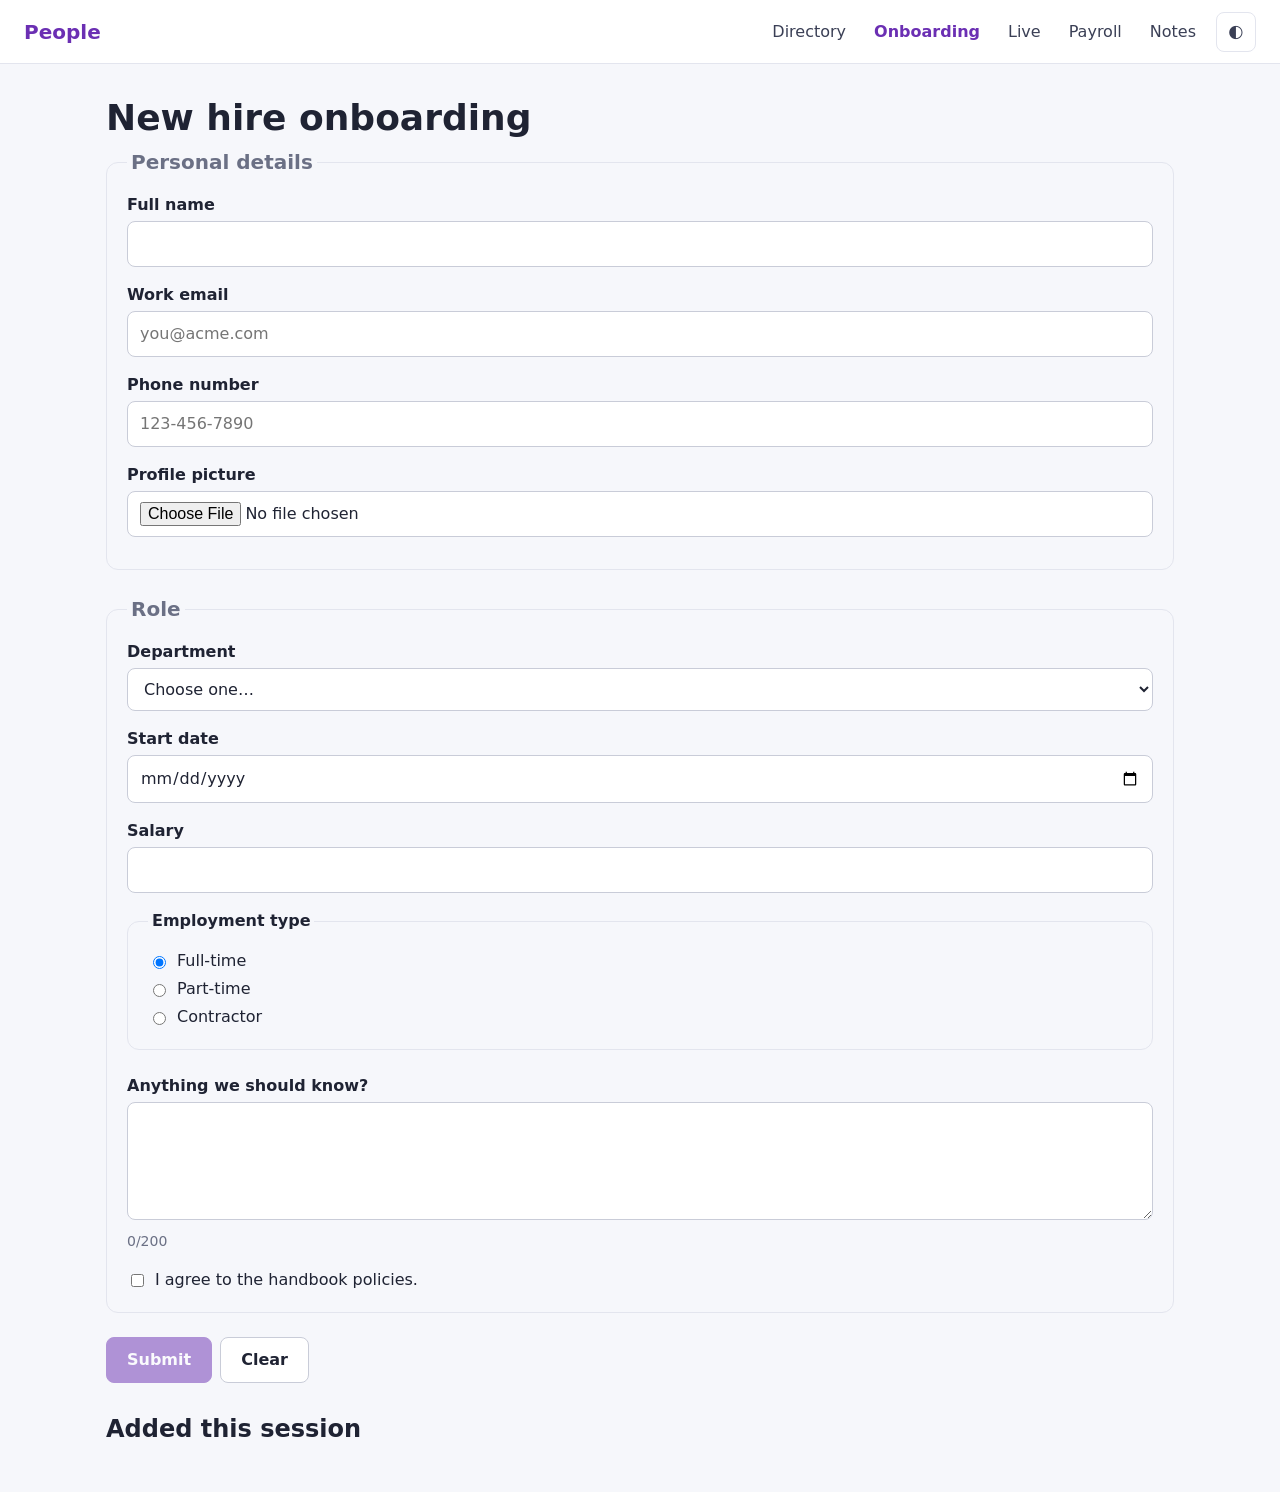
<file: onboarding.html>
<!DOCTYPE html>     <!-- tells the browser: modern HTML -->
<html lang="en">    <!-- language, for screen readers -->
    <head>          <!-- info ABOUT the page, not shown -->
        <!-- ============================================================
             onboarding.html: the New Hire Onboarding form page
             The behaviour (validation, counter, list) is in
             onboarding.js.
             ============================================================ -->
        <meta charset="UTF-8">
        <meta name="viewport" content="width=device-width, initial-scale=1.0">
        <title>People · Onboarding</title>

        <!-- CSS -->
        <link rel="stylesheet" href="styles.css">

        <!-- Apply a saved theme before the page is drawn (see index.html). -->
        <script>
            try {
                const saved = localStorage.getItem('theme');
                if (saved) document.documentElement.dataset.theme = saved;
            } catch (err) {}
        </script>

        <!-- JavaScript -->
        <!-- defer = run after the HTML is parsed, in this order.
             A <script> with src="" ignores any code between its tags. -->
        <script src="site.js" defer></script>
        <script src="onboarding.js" defer></script>
    </head>
    <body>          <!-- everything visible goes here -->
        <!-- The same header as every page (no .app grid on this page, so
             it's just a sticky bar on top). -->
        <header class="site-header">
            <a href="index.html" class="logo">People</a>
            <nav aria-label="Main">
                <ul class="nav-links" id="main-nav">
                    <li><a href="index.html">Directory</a></li>
                    <!-- aria-current="page" goes on THIS page's link -->
                    <li><a href="onboarding.html" aria-current="page">Onboarding</a></li>
                    <li><a href="live.html">Live</a></li>
                    <li><a href="index.html#payroll-heading">Payroll</a></li>
                    <li><a href="notes.html">Notes</a></li>
                </ul>
            </nav>
            <button type="button" id="theme" class="icon-btn"
                    aria-label="Dark mode" aria-pressed="false">
                <span aria-hidden="true">◐</span>
            </button>
            <button type="button" class="icon-btn nav-toggle"
                    aria-label="Menu" aria-expanded="false" aria-controls="main-nav">
                <span aria-hidden="true">☰</span>
            </button>
        </header>

        <main>
            <h1>New hire onboarding</h1>

            <!--
                 > 'action' = where the form data is sent when submitted
                 >     # means it stays on the same page
                 > 'method' = how the form sends its data
                 >     GET: default; appends data to the URL (searches)
                 >     POST: sends data in the request body (creating things)
                 >     DIALOG: closes the <dialog> the form is inside
                 onboarding.js intercepts the submit, so nothing is sent.
                 class="form" is how onboarding.js finds it:
                 document.querySelector('.form') -->
            <form class="form" action="#" method="post">
                <!-- <fieldset> groups related fields; its <legend> is the
                     group's title, read before each field inside it -->
                <fieldset>
                    <legend>Personal details</legend>
                    <!--
                         > Every field follows the same pattern:
                         >   <label for="X"> ↔ <input id="X">  links the label
                         >     (clicking the label focuses the input, and
                         >     screen readers read the label)
                         >   name="..."  is the key FormData uses:
                         >     data.get('fullName')
                         >   required    makes the browser block submit until
                         >     it's filled in
                         >   type="..."  picks the right control/keyboard and
                         >     adds built-in validation (email, number...) -->
                    <div class="field">
                        <label for="full-name">Full name</label>
                        <!-- autocomplete="name" lets the browser offer the
                             user's saved name -->
                        <input id="full-name" name="fullName" type="text" required minlength="2" autocomplete="name">
                    </div>

                    <!-- The work email field has an inline error message
                         (JS track 2, exercise 4). aria-describedby links
                         the message to the input, so screen readers read
                         it along with the field. The message starts
                         hidden; onboarding.js shows it.
                         ! autocomplete takes TOKENS ("email", "tel"), not
                         ! example values; examples go in placeholder. -->
                    <div class="field">
                        <label for="email">Work email</label>
                        <input id="email" name="email" type="email" required
                               autocomplete="email" placeholder="you@acme.com"
                               aria-describedby="email-error">
                        <p class="field__error" id="email-error" hidden>Use your @acme.com address.</p>
                    </div>

                    <div class="field">
                        <label for="phone">Phone number</label>
                        <!-- type="tel" doesn't validate (phone formats vary)
                             but shows a number keypad on phones -->
                        <input id="phone" name="phone" type="tel" required
                               autocomplete="tel" placeholder="123-456-7890">
                    </div>

                    <div class="field">
                        <label for="profile">Profile picture</label>
                        <!-- accept="image/*" = only offer image files -->
                        <input id="profile" name="profile" type="file" accept="image/*">
                    </div>
                </fieldset>

                <fieldset>
                    <legend>Role</legend>
                    <!-- name="department" is what onboarding.js reads with
                         data.get('department'). The empty first option +
                         required forces the user to pick one. -->
                    <div class="field">
                        <label for="department">Department</label>
                        <select id="department" name="department" required>
                            <option value="">Choose one…</option>
                            <option>Design</option>
                            <option>Engineering</option>
                            <option>Finance</option>
                            <option>People</option>
                            <option>Sales</option>
                        </select>
                    </div>

                    <div class="field">
                        <label for="start">Start date</label>
                        <!-- type="date" shows a date picker; its value is
                             always "YYYY-MM-DD" -->
                        <input id="start" name="startDate" type="date" required>
                    </div>

                    <div class="field">
                        <label for="salary">Salary</label>
                        <!-- min / max / step = allowed range and increments.
                             The browser blocks submit if the value is
                             outside them (e.g. 30500 isn't a step of 1000). -->
                        <input id="salary" name="salary" type="number"
                               min="30000" max="500000" step="1000"
                               required autocomplete="off">
                    </div>

                    <!-- RADIO GROUP: the same name="type" makes them ONE
                         group (only one can be picked). value = what gets
                         submitted. checked = the default choice.
                         The group is named by <fieldset> + <legend>, so
                         screen readers say "Employment type, Full-time,
                         radio button, 1 of 3".
                         Wrapping each input inside its <label> links them
                         without needing for/id. -->
                    <fieldset class="radio-group">
                        <legend>Employment type</legend>
                        <label><input type="radio" name="type" value="full-time" checked> Full-time</label>
                        <label><input type="radio" name="type" value="part-time"> Part-time</label>
                        <label><input type="radio" name="type" value="contractor"> Contractor</label>
                    </fieldset>

                    <!-- maxlength stops typing at 200 characters.
                         aria-describedby="notes-count" makes screen readers
                         read the counter along with the field. It must
                         match the counter's id exactly. -->
                    <div class="field">
                        <label for="notes">Anything we should know?</label>
                        <textarea id="notes" name="notes" rows="4" maxlength="200" aria-describedby="notes-count"></textarea>
                        <p class="field__hint" id="notes-count">0/200</p>
                    </div>

                    <label class="checkbox">
                        <input id="agree" type="checkbox" name="agree" required> I agree to the handbook policies.
                    </label>
                </fieldset>

                <div class="form-actions">
                    <!-- Starts disabled. onboarding.js enables it when
                         "I agree" is checked. -->
                    <button id="submit-btn" type="submit" class="btn btn--primary" disabled>Submit</button>
                    <!-- type="reset" clears the whole form.
                         ! Never give a form control id/name "reset" or
                         ! "submit": any control's id/name becomes a property
                         ! of its form, so id="reset" would REPLACE the
                         ! form.reset() method ("form.reset is not a
                         ! function"). Hence id="clear-btn". -->
                    <button id="clear-btn" type="reset" class="btn">Clear</button>
                </div>
            </form>

            <!-- role="status": screen readers announce new messages here
                 ("Added Priya.") without moving focus -->
            <p id="status" role="status"></p>
            <h2>Added this session</h2>
            <!-- filled in by onboarding.js on each successful submit -->
            <ul id="new-hires"></ul>
        </main>
    </body>
</html>
</file>
<file: styles.css>
/* =====================================================================
   styles.css: shared styles for every page (index, onboarding, live)
   =====================================================================

   How this file is organised (top to bottom):
     1. Design tokens (colours, spacing...) + dark mode
     2. Reset and base styles
     3. App layout (CSS grid, mobile-first)
     4. Site header, nav, hamburger, theme button
     5. Sidebar
     6. Dashboard pieces: stats, toolbar, buttons, cards, employee row,
        dropdown menu, payroll table, progress bar
     7. Forms
     8. Modal, toast, tabs, accordion
     9. Loading states (spinner, skeletons, pager) for live.html
    10. Footer and utilities

   > Quick reminders:
   > - A rule = SELECTOR { property: value; }
   >     tag      → body, h2, footer      (every element of that type)
   >     .class   → .card                 (elements with class="card")
   >     #id      → #search               (the element with id="search")
   >     a b      → .card img             (b anywhere INSIDE a)
   >     a > b    → b that is a DIRECT child of a
   >     a + b    → b immediately AFTER sibling a
   >     [attr]   → input[type="search"]  (attribute selector)
   >     :hover   → a state (pseudo-class)
   >     ::after  → generated content (pseudo-element)
   > - THE CASCADE: when two rules set the same property on the same
   >   element, the more SPECIFIC selector wins (#id > .class > tag).
   >   If specificity is equal, the rule that comes LATER in the file wins.
   > - An INVALID value (typo, out of range, wrong syntax) is silently
   >   ignored. In DevTools → Styles it shows crossed out with a ⚠️.
   > - Units: 1rem = the root font size (16px by default).
   >          1em  = the element's OWN font size.
   ===================================================================== */


/* =====================================================================
   1. DESIGN TOKENS (Day 6, Step 1)
   =====================================================================
   Every colour, radius, spacing step and shadow is defined ONCE here as
   a custom property (a CSS variable), then used everywhere with var().
   Why: change a value in one place and the whole site follows, and dark
   mode only has to redefine these variables (see below).

   > Custom properties start with -- and are read with var(--name).
   > var(--name, fallback) uses the fallback if the variable is missing.
   > They're LIVE at runtime (unlike Sass variables, which compile away),
   > so a media query or JavaScript can change them and every rule that
   > reads them updates instantly.
   > Name tokens by ROLE (--color-border), not by look (--light-grey):
   > in dark mode the border isn't light grey any more.
   --------------------------------------------------------------------- */
:root {
    /* surfaces and text */
    --color-bg: #f6f7fb;            /* page background */
    --color-surface: #ffffff;       /* cards, header, table, modal */
    --color-surface-alt: #fafbfd;   /* zebra stripes */
    --color-text: #1f2333;
    --color-text-soft: #3a3f55;     /* nav links */
    --color-muted: #6b7085;         /* secondary text, labels */
    --color-border: #e3e5ee;
    --color-border-strong: #c9ccd8; /* inputs and plain buttons */

    /* brand and states */
    --color-brand: #6b2fb3;
    --color-brand-soft: #f1ecfa;    /* hovers, current page */
    --color-selected: #e9ddfb;      /* selected table rows */
    --color-success: #22a35a;       /* "online" dot */
    --color-danger: #d93025;        /* validation errors */

    /* status badges: background + text colour for each status */
    --badge-active-bg: #e3f6ea;     --badge-active-fg: #1b7a3d;
    --badge-leave-bg: #fff4d6;      --badge-leave-fg: #8a5a00;
    --badge-terminated-bg: #fde7e7; --badge-terminated-fg: #a32020;

    /* shape, spacing, depth */
    --radius: 12px;
    --radius-sm: 8px;
    --space-1: 0.25rem;
    --space-2: 0.5rem;
    --space-3: 1rem;
    --space-4: 1.5rem;
    --space-5: 2rem;
    --shadow: 0 1px 3px rgb(0 0 0 / 0.06);
    --shadow-lg: 0 20px 50px rgb(0 0 0 / 0.25);

    /* layout */
    --header-h: 64px;               /* used by the sticky table header */
}

/* ---------------------------------------------------------------------
   DARK MODE (Day 6, Step 2 + JS track 6)
   The same tokens, with dark values. No other rule in this file changes:
   they all read the variables, so they all flip automatically.

   Two ways to get dark mode:
     a) The user chose it with the theme button → <html data-theme="dark">
     b) The operating system is set to dark AND the user hasn't chosen
        light → @media (prefers-color-scheme: dark) + :not([data-theme=light])
   > The :not([data-theme="light"]) part is what lets a manual "light"
   > choice beat a dark OS setting.
   ! The dark values have to be written twice (once per selector): a media
   ! query can't be combined with an attribute selector into one rule
   ! without a preprocessor. Keep the two blocks in sync.
   --------------------------------------------------------------------- */
:root[data-theme="dark"] {
    --color-bg: #12131a;
    --color-surface: #1c1e28;
    --color-surface-alt: #20222d;
    --color-text: #e8e9f0;
    --color-text-soft: #c9cbd8;
    --color-muted: #9a9fb5;
    --color-border: #2c2f3d;
    --color-border-strong: #3a3e50;
    --color-brand: #b48ef0;         /* lighter purple keeps contrast on dark */
    --color-brand-soft: #2a2140;
    --color-selected: #3a2a5c;
    --badge-active-bg: #163a26;     --badge-active-fg: #7fdca4;
    --badge-leave-bg: #3d3010;      --badge-leave-fg: #f2c46b;
    --badge-terminated-bg: #3d1a1a; --badge-terminated-fg: #f19a9a;
    --shadow: 0 1px 3px rgb(0 0 0 / 0.4);
    --shadow-lg: 0 20px 50px rgb(0 0 0 / 0.6);
    /* tells the browser to draw form controls and scrollbars dark too */
    color-scheme: dark;
}

@media (prefers-color-scheme: dark) {
    :root:not([data-theme="light"]) {
        --color-bg: #12131a;
        --color-surface: #1c1e28;
        --color-surface-alt: #20222d;
        --color-text: #e8e9f0;
        --color-text-soft: #c9cbd8;
        --color-muted: #9a9fb5;
        --color-border: #2c2f3d;
        --color-border-strong: #3a3e50;
        --color-brand: #b48ef0;
        --color-brand-soft: #2a2140;
        --color-selected: #3a2a5c;
        --badge-active-bg: #163a26;     --badge-active-fg: #7fdca4;
        --badge-leave-bg: #3d3010;      --badge-leave-fg: #f2c46b;
        --badge-terminated-bg: #3d1a1a; --badge-terminated-fg: #f19a9a;
        --shadow: 0 1px 3px rgb(0 0 0 / 0.4);
        --shadow-lg: 0 20px 50px rgb(0 0 0 / 0.6);
        color-scheme: dark;
    }
}


/* =====================================================================
   2. RESET AND BASE
   =====================================================================
   > `*` = every element; *::before / *::after = their generated content.
   > box-sizing example: width: 300px; padding: 20px; border: 2px
   >   content-box (browser default) → 300 + 40 + 4 = 344px wide
   >   border-box                    → 300px wide (content shrinks to 256)
   --------------------------------------------------------------------- */
*,
*::before,
*::after {
    box-sizing: border-box;
}

/* Text properties (font, colour, line-height) are INHERITED by everything
   inside body, so they're set once here. */
body {
    margin: 0;                  /* browsers add 8px by default */
    /* a "font stack": the first font available on this device is used */
    font-family: system-ui, -apple-system, "Segoe UI", Roboto, sans-serif;
    font-size: 1rem;
    line-height: 1.5;           /* unitless = 1.5 × the font size */
    color: var(--color-text);
    background: var(--color-bg);
}

/* margin shorthand with 3 values = top | left & right | bottom.
   Top margin 0 removes the browser's default space above headings. */
h1, h2, h3 {
    line-height: 1.2;
    margin: 0 0 var(--space-2);
}

/* Space back above h2s only. Works because it comes AFTER the rule above
   (same specificity → later wins). More space above than below groups
   each heading with its own content. */
h2 {
    margin-top: var(--space-5);
}

/* FLUID HEADING (Day 6, Step 4)
   clamp(MIN, PREFERRED, MAX): the preferred size 1rem + 2vw grows with the
   window width (2vw = 2% of it); clamp keeps it between 1.5rem and
   2.25rem. The rem part means it still follows the user's font setting. */
h1 {
    font-size: clamp(1.5rem, 1rem + 2vw, 2.25rem);
}

/* Images are inline by default and leave a small gap under them (they sit
   on the text baseline). display: block removes the gap; max-width stops
   them overflowing their container. */
img {
    max-width: 100%;
    display: block;
}

a {
    color: var(--color-brand);
}

/* ONE visible keyboard-focus style for everything focusable (Day 6,
   Step 5). :focus-visible only matches KEYBOARD focus, so mouse clicks
   don't draw rings but keyboard users always see where they are.
   ! Never remove focus outlines without putting something back. */
:focus-visible {
    outline: 2px solid var(--color-brand);
    outline-offset: 2px;
}

/* Users who asked their OS to reduce motion get no animations.
   > This is the one place !important is genuinely right: an accessibility
   > override that must beat every other rule. */
@media (prefers-reduced-motion: reduce) {
    *,
    *::before,
    *::after {
        transition: none !important;
        animation: none !important;
    }
}

/* Centre the main content and cap its width for readability.
   (Pages with the .app grid undo this below.) */
main {
    max-width: 1100px;
    margin: 0 auto;             /* auto left/right = centred */
    padding: var(--space-5) var(--space-3);
}


/* =====================================================================
   3. APP LAYOUT: CSS GRID, MOBILE-FIRST (Day 5 Step 1, Day 6 Step 3 +
      Challenge 1)
   =====================================================================
   MOBILE-FIRST: the base rule below is the PHONE layout (one column, no
   sidebar). The media query further down ADDS the sidebar column when
   there's room. Writing it this way round is usually shorter than
   undoing a desktop layout, and it's the answer interviewers expect to
   "how do you approach responsive design?".

   grid-template-areas draws the layout as a picture: each quoted string
   is a row, each word a cell. Children claim a cell with grid-area.
   --------------------------------------------------------------------- */
.app {
    display: grid;
    grid-template-columns: 1fr;                 /* one full-width column */
    grid-template-rows: var(--header-h) 1fr;    /* header row, then the rest */
    grid-template-areas:
        "header"
        "main";
    min-height: 100vh;                          /* at least the window height */
}

.site-header { grid-area: header; }
.sidebar     { grid-area: sidebar; }
/* Inside the grid, main fills its cell, so undo the centring from the
   main rule above. (.app main is more specific than main, so it wins.) */
.app main    { grid-area: main; max-width: none; margin: 0; min-width: 0; }

/* From 769px up: a fixed 220px sidebar column + the rest for main.
   1fr = "one fraction of the leftover space". "header header" makes the
   header span both columns. */
@media (min-width: 769px) {
    .app {
        grid-template-columns: 220px 1fr;
        grid-template-areas:
            "header  header"
            "sidebar main";
    }
}


/* =====================================================================
   4. SITE HEADER, NAV, HAMBURGER, THEME BUTTON
   ===================================================================== */

/* The top bar: logo on the left, nav and buttons on the right.
   position: sticky → scrolls normally until it reaches top: 0, then it
   stays there (Day 5, Step 3). Unlike fixed, it keeps its space in the
   layout. z-index keeps it above cards scrolling underneath it.
   > Sticky also counts as "positioned", so the mobile nav panel below
   > (position: absolute) is placed against the header. */
.site-header {
    position: sticky;
    top: 0;
    z-index: 10;
    display: flex;
    align-items: center;            /* vertically centre everything */
    gap: var(--space-2);
    height: var(--header-h);
    padding: 0 var(--space-4);
    background: var(--color-surface);
    border-bottom: 1px solid var(--color-border);
}

.logo {
    font-weight: 800;
    font-size: 1.25rem;
    color: var(--color-brand);
    text-decoration: none;
    margin-right: auto;             /* pushes everything else to the right */
}

/* A <ul> styled as a row of links. Lists have bullets, margin and
   padding by default, so all three are removed. */
.nav-links {
    list-style: none;
    margin: 0;
    padding: 0;
    gap: var(--space-1);
}

/* display: block makes the whole padded area clickable, not just the text. */
.nav-links a {
    display: block;
    padding: var(--space-2) 0.75rem;
    border-radius: var(--radius-sm);
    color: var(--color-text-soft);
    text-decoration: none;
}

.nav-links a:hover {
    background: var(--color-brand-soft);
}

/* aria-current="page" marks the current page for screen readers, and
   CSS reuses the same attribute as the styling hook (no "active" class). */
.nav-links a[aria-current="page"] {
    color: var(--color-brand);
    font-weight: 600;
}

/* Small square icon buttons in the header (theme + hamburger). */
.icon-btn {
    display: inline-grid;
    place-items: center;
    width: 40px;
    height: 40px;
    padding: 0;
    font: inherit;
    font-size: 1.1rem;
    color: var(--color-text-soft);
    background: none;
    border: 1px solid var(--color-border);
    border-radius: var(--radius-sm);
    cursor: pointer;
}

.icon-btn:hover {
    background: var(--color-brand-soft);
}

/* The theme button is a toggle: aria-pressed="true" when dark is on. */
.icon-btn[aria-pressed="true"] {
    color: var(--color-brand);
    border-color: var(--color-brand);
}

/* MOBILE (base): nav links are hidden behind the hamburger (Day 6,
   Challenge 2). When JS adds .nav-open to the header, the links drop down
   as a full-width panel just below the header. */
.nav-links {
    display: none;
}

.site-header.nav-open .nav-links {
    display: flex;
    flex-direction: column;
    position: absolute;
    top: var(--header-h);           /* directly under the header */
    left: 0;
    right: 0;
    padding: var(--space-2) var(--space-3) var(--space-3);
    background: var(--color-surface);
    border-bottom: 1px solid var(--color-border);
    box-shadow: var(--shadow);
}

/* DESKTOP: links always visible in a row; the hamburger disappears. */
@media (min-width: 769px) {
    .nav-links,
    .site-header.nav-open .nav-links {
        display: flex;
        flex-direction: row;
        position: static;
        padding: 0;
        border: 0;
        box-shadow: none;
        background: none;
    }

    .nav-toggle {
        display: none;
    }
}


/* =====================================================================
   5. SIDEBAR
   =====================================================================
   Hidden on phones (no room). From 769px it fills the "sidebar" cell. */
.sidebar {
    display: none;
    background: var(--color-surface);
    border-right: 1px solid var(--color-border);
    padding: var(--space-3) 0.75rem;
}

@media (min-width: 769px) {
    .sidebar {
        display: block;
    }
}

/* Grid for the page shell, flex for the links inside it: a column. */
.sidebar nav {
    display: flex;
    flex-direction: column;
    gap: var(--space-1);
}

.sidebar a {
    padding: var(--space-2) 0.75rem;
    border-radius: var(--radius-sm);
    color: var(--color-text-soft);
    text-decoration: none;
}

.sidebar a:hover {
    background: var(--color-brand-soft);
}

.sidebar a[aria-current="page"] {
    background: var(--color-brand-soft);
    color: var(--color-brand);
    font-weight: 600;
}


/* =====================================================================
   6. DASHBOARD PIECES
   ===================================================================== */

/* ---------------------------------------------------------------------
   STAT TILES (Day 5, Step 2)
   repeat(auto-fit, minmax(180px, 1fr)) = "as many columns of at least
   180px as fit, stretched to share the leftover space". 4 across on a
   laptop, 2×2 on a tablet, 1 per row on a phone, no media queries.
   > auto-fit vs auto-fill: with only a few items, auto-fill keeps empty
   > column slots; auto-fit collapses them so the items stretch.
   --------------------------------------------------------------------- */
.stats {
    display: grid;
    grid-template-columns: repeat(auto-fit, minmax(180px, 1fr));
    gap: var(--space-3);
    margin-bottom: var(--space-5);
}

/* Each tile is a small flex COLUMN: label stacked above the value. */
.stat {
    display: flex;
    flex-direction: column;
    padding: 1.25rem;
    background: var(--color-surface);
    border: 1px solid var(--color-border);
    border-radius: var(--radius);
}

.stat__label { color: var(--color-muted); font-size: 0.875rem; }
.stat__value { font-size: 2rem; font-weight: 700; }

/* Day 5, Challenge 1: the first tile spans two columns, but only on wide
   screens with room for 5 columns. On narrower screens the span would
   push the last tile onto a lonely row of its own. */
@media (min-width: 1200px) {
    .stat--wide {
        grid-column: span 2;
    }
}


/* ---------------------------------------------------------------------
   TOOLBAR: search + department + count in one row, sort + Add below
   --------------------------------------------------------------------- */
.toolbar {
    display: flex;
    flex-wrap: wrap;               /* lets items drop to a new line on phones */
    align-items: center;
    gap: 0.75rem;
    margin-bottom: var(--space-4);
}

/* flex: 1 1 260px → the search box grows to take the spare width, and
   when there's less than ~260px it wraps onto its own row. */
.toolbar input[type="search"] {
    flex: 1 1 260px;
}

/* Selects in the toolbar size to their content instead of 100%. */
.toolbar select {
    width: auto;
}

/* margin-left: auto in a flex row = "push me as far right as possible".
   nowrap stops "Add employee" breaking onto two lines. */
.toolbar .btn--primary {
    margin-left: auto;
    white-space: nowrap;
}

.toolbar #result-count {
    margin: 0;
    color: var(--color-muted);
    font-size: 0.875rem;
}

/* Phones: the search box takes a full row of its own (Day 6, Step 3).
   flex-basis: 100% = "ask for the whole line". */
@media (max-width: 768px) {
    .toolbar input[type="search"] {
        flex-basis: 100%;
    }
}


/* ---------------------------------------------------------------------
   BUTTONS + INTERACTION STATES (Day 6, Step 5)
   Padding in em (not rem), so it scales with the button's own font size.
   > Put `transition` on the normal state, not on :hover, so the change
   > animates both in AND out.
   --------------------------------------------------------------------- */
.btn {
    padding: 0.625em 1.25em;
    font: inherit;                  /* buttons don't inherit fonts by default */
    font-weight: 600;
    color: var(--color-text);
    border: 1px solid var(--color-border-strong);
    border-radius: var(--radius-sm);
    background: var(--color-surface);
    cursor: pointer;
    transition: background-color 150ms ease, transform 150ms ease;
}

.btn:hover {
    background: var(--color-brand-soft);
}

/* A tiny press-down while held. transform doesn't affect layout, so
   nothing around the button moves. */
.btn:active {
    transform: translateY(1px);
}

.btn:disabled {
    opacity: 0.5;
    cursor: not-allowed;
    transform: none;
}

.btn--primary {
    background: var(--color-brand);
    border-color: var(--color-brand);
    color: #fff;
}

/* color-mix: 15% black mixed into the brand colour = a darker hover shade
   that follows the token, so it's right in dark mode too. */
.btn--primary:hover {
    background: color-mix(in srgb, var(--color-brand), black 15%);
}

/* The disabled look must win over the hover colour. */
.btn--primary:disabled:hover {
    background: var(--color-brand);
}


/* ---------------------------------------------------------------------
   EMPLOYEE CARDS (built by cardEl() in index.js)
   --------------------------------------------------------------------- */

/* CARD GRID (Day 5, Step 2): as many columns of at least 220px as fit.
   > Grid vs Day 4's flex-wrap: with grid, a lone card on the last row
   > stays the same width as the others; with flex-wrap it stretches to
   > fill the whole row. */
.card-list {
    display: grid;
    grid-template-columns: repeat(auto-fill, minmax(220px, 1fr));
    gap: var(--space-4);
    /* also used as a <ul> on live.html, so remove list defaults */
    list-style: none;
    margin: 0;
    padding: 0;
}

/* A card is a flex COLUMN (Day 4, Step 4): the email link gets
   margin-top: auto, which pushes it to the bottom even when the text
   above wraps, so links line up across a row. */
.card {
    display: flex;
    flex-direction: column;
    align-items: center;
    min-width: 0;                  /* lets long text truncate (see below) */
    padding: var(--space-4);
    text-align: center;
    background: var(--color-surface);
    border: 1px solid var(--color-border);
    border-radius: var(--radius);
    box-shadow: var(--shadow);
    /* hover lift (Day 6, Step 5) */
    transition: transform 200ms ease, box-shadow 200ms ease;
}

.card:hover {
    transform: translateY(-2px);
    box-shadow: 0 8px 24px rgb(0 0 0 / 0.08);
}

/* Day 5, Challenge 1: the featured employee spans the full row.
   grid-column: 1 / -1 = from the first column line to the LAST one
   (-1 counts from the end), however many columns there are. */
.card--featured {
    grid-column: 1 / -1;
    border-color: var(--color-brand);
    background: linear-gradient(var(--color-brand-soft), var(--color-surface));
}

.card h3 {
    margin: 0 0 var(--space-1);
}

.card .role {
    font-weight: 600;
    margin: 0;
}

.card .dept {
    color: var(--color-muted);
    font-size: 0.875rem;
    margin: 0 0 0.75rem;
}

/* LONG EMAILS (Day 6, Step 6). An email has no spaces, so the browser
   can't wrap it and it would poke out of the card. These lines cap it at
   the card's width, keep it on one line and cut it off with "…".
   > All of nowrap + overflow: hidden + text-overflow are needed, and the
   > card itself needs min-width: 0 (a grid/flex item otherwise refuses to
   > shrink below its content, so nothing ever overflows). */
.card__email {
    max-width: 100%;
    margin-top: auto;               /* pushed to the bottom of the card */
    margin-bottom: 0.75rem;
    overflow: hidden;
    text-overflow: ellipsis;
    white-space: nowrap;
    font-size: 0.875rem;
}

/* ---------------------------------------------------------------------
   AVATAR + STATUS DOT (Day 5, Step 4): absolute inside relative.
   .avatar is a wrapper exactly the photo's size (an <img> can't contain
   other elements, so the dot can't go inside it).
   ! Remove `position: relative` from .avatar and the dot "flies away":
   ! an absolute element positions itself against the nearest ancestor
   ! whose position isn't static, and without this one that's the page.
   --------------------------------------------------------------------- */
.avatar {
    position: relative;             /* the anchor for the dot */
    width: 120px;
    margin: 0 auto var(--space-3);  /* centring moved here from the img */
}

.avatar img {
    border-radius: 50%;             /* a square image + 50% = a circle */
}

.avatar__status {
    position: absolute;             /* taken out of flow, placed against .avatar */
    right: 8px;
    bottom: 8px;
    width: 18px;
    height: 18px;
    border-radius: 50%;
    background: var(--color-success);
    border: 3px solid var(--color-surface);   /* the ring around the dot */
}

/* Shown when search/filter matches nobody. Spans every grid column. */
.empty {
    grid-column: 1 / -1;
    padding: 3rem 0;
    text-align: center;
    color: var(--color-muted);
}


/* ---------------------------------------------------------------------
   EMPLOYEE ROW component (Day 4 challenge, flexbox)
   [avatar] [name / title ........ (grows)] [badge] [⋯]
   --------------------------------------------------------------------- */
.employee-row {
    display: flex;
    align-items: center;            /* vertically centre all the items */
    gap: 0.75rem;
    margin-top: var(--space-5);
    padding: 0.75rem var(--space-3);
    background: var(--color-surface);
    border: 1px solid var(--color-border);
    border-radius: var(--radius);
}

/* flex-shrink: 0 → never squash the avatar into an oval. */
.employee-row__avatar {
    width: 48px;
    height: 48px;
    border-radius: 50%;
    flex-shrink: 0;
}

/* flex: 1 → take all the spare width (pushes badge + button right).
   > min-width: 0 → THE FAMOUS GOTCHA. Flex items default to
   > min-width: auto ("never narrower than my content"), so without this
   > the name never overflows and the ellipsis never appears. */
.employee-row__info {
    flex: 1;
    min-width: 0;
}

.employee-row__info p {
    margin: 0;
}

/* Truncate long names with "…". All three lines are required. */
.employee-row__name {
    font-weight: 600;
    white-space: nowrap;
    overflow: hidden;
    text-overflow: ellipsis;
}

.employee-row__title {
    color: var(--color-muted);
    font-size: 0.875rem;
}


/* ---------------------------------------------------------------------
   "⋯" DROPDOWN MENU (Day 5, Challenge 2)
   The wrapper is the anchor (relative); the list is placed against it
   (absolute). top: 100% = just below the wrapper's bottom edge;
   right: 0 = lined up with its right edge. z-index lifts it above the
   content that comes after it on the page.
   --------------------------------------------------------------------- */
.menu {
    position: relative;
}

.menu__list {
    position: absolute;
    top: 100%;
    right: 0;
    z-index: 20;
    min-width: 140px;
    margin: var(--space-1) 0 0;
    padding: var(--space-1);
    list-style: none;
    background: var(--color-surface);
    border: 1px solid var(--color-border);
    border-radius: var(--radius-sm);
    box-shadow: 0 8px 24px rgb(0 0 0 / 0.12);
}

.menu__list button {
    display: block;
    width: 100%;
    padding: var(--space-2) 0.75rem;
    font: inherit;
    color: var(--color-text);
    text-align: left;
    background: none;
    border: 0;
    border-radius: 6px;
    cursor: pointer;
}

.menu__list button:hover {
    background: var(--color-brand-soft);
}


/* ---------------------------------------------------------------------
   PAYROLL TABLE
   --------------------------------------------------------------------- */
.data-table {
    width: 100%;
    border-collapse: collapse;      /* single lines between cells */
    background: var(--color-surface);
}

.data-table caption {
    text-align: left;
    padding: var(--space-2) 0;
    color: var(--color-muted);
}

.data-table th,
.data-table td {
    padding: 0.75rem var(--space-3);
    text-align: left;
    border-bottom: 1px solid var(--color-border);
}

/* STICKY TABLE HEADER (Day 5, Step 3): header cells stick just below the
   64px site header while you scroll through the rows.
   ! Sticky needs a `top` value, or it never sticks.
   ! It needs a background, or the rows show through it.
   ! It sticks inside the nearest SCROLLING ancestor. That's why
   !   .table-scroll only scrolls on small screens (see below): on desktop
   !   there's no scrolling wrapper, so the header sticks to the page. */
.data-table th {
    position: sticky;
    top: var(--header-h);
    z-index: 1;
    background: var(--color-surface);
    font-size: 0.75rem;
    text-transform: uppercase;
    letter-spacing: 0.05em;         /* em, so it scales with the font size */
    color: var(--color-muted);
}

/* Each header has a <button> (keyboard users can Tab to it). These rules
   make the button look like plain header text. all: unset also removes
   the focus ring, but the global :focus-visible rule puts it back. */
.data-table th button {
    all: unset;
    cursor: pointer;
}

/* The sort arrows. JS sets aria-sort on the sorted <th>; CSS draws the
   arrow from that attribute ("JS sets state, CSS owns the visuals").
   Screen readers ignore ::after content, which is fine: aria-sort already
   tells them. */
.data-table th[aria-sort="ascending"] button::after { content: " ▲"; }
.data-table th[aria-sort="descending"] button::after { content: " ▼"; }

/* Rows are clickable (selection), so show a pointer. */
.data-table tbody tr {
    cursor: pointer;
}

/* :nth-child(even) → every 2nd row (zebra stripes). */
.data-table tbody tr:nth-child(even) { background: var(--color-surface-alt); }

/* Hover, then selected AFTER it: same specificity, so the later rule wins
   and a selected row keeps its purple even while hovered. */
.data-table tbody tr:hover { background: var(--color-brand-soft); }
.data-table tbody tr.is-selected { background: var(--color-selected); }

/* Compact view: JS toggles class="compact" on <body>, and this
   descendant selector shrinks every cell's padding. */
.compact .data-table td { padding: var(--space-1) var(--space-3); }

/* Numbers: right-aligned, and every digit the same width so amounts line
   up. Goes on the CELL (<td>/<th>), not on anything inside it. */
.num {
    text-align: right;
    font-variant-numeric: tabular-nums;
}

/* Status badges: small coloured pills (BEM: .badge = the block,
   .badge--active = a variant). inline-block keeps it in the line of text
   but makes padding count. 999px radius = fully round ends. */
.badge {
    display: inline-block;
    padding: 0.125rem var(--space-2);
    border-radius: 999px;
    font-size: 0.75rem;
    font-weight: 600;
}

.badge--active     { background: var(--badge-active-bg);     color: var(--badge-active-fg); }
.badge--on-leave   { background: var(--badge-leave-bg);      color: var(--badge-leave-fg); }
.badge--terminated { background: var(--badge-terminated-bg); color: var(--badge-terminated-fg); }

.table-actions {
    display: flex;
    flex-wrap: wrap;
    align-items: center;
    gap: var(--space-3);
    margin-top: var(--space-3);
}

.table-actions p {
    margin: 0;
    color: var(--color-muted);
}

/* SMALL SCREENS (Day 6, Step 3): the table scrolls sideways inside its
   wrapper instead of widening the whole page. (A table can't shrink
   below its content.) */
@media (max-width: 768px) {
    .table-scroll {
        overflow-x: auto;
    }
}

/* TABLE AS CARDS ON PHONES (Day 6, Challenge 3)
   Each row becomes a stacked block; each cell shows its column name
   (from its data-label attribute) on the left and its value on the right.
   attr(data-label) reads the attribute's text into `content`.
   ! Changing a table's display can make some browsers (Safari) drop the
   ! table semantics for screen readers. Real apps add ARIA roles back;
   ! this is fine for practice. */
@media (max-width: 640px) {
    /* hide the header row visually (same technique as .visually-hidden) */
    .data-table thead {
        position: absolute;
        width: 1px;
        height: 1px;
        overflow: hidden;
        clip: rect(0 0 0 0);
    }

    /* The caption too: once the table is display: block, a caption left
       as display: table-caption shrinks to the width of its longest word. */
    .data-table,
    .data-table caption,
    .data-table tbody,
    .data-table tr,
    .data-table td {
        display: block;
        width: 100%;
    }

    .data-table tr {
        margin-bottom: 0.75rem;
        border: 1px solid var(--color-border);
        border-radius: var(--radius);
        overflow: hidden;
    }

    .data-table td {
        display: flex;
        justify-content: space-between;
        gap: var(--space-3);
        padding: var(--space-2) var(--space-3);
        text-align: right;
    }

    .data-table td:last-child {
        border-bottom: 0;
    }

    .data-table td::before {
        content: attr(data-label);
        font-weight: 600;
        color: var(--color-muted);
        text-align: left;
    }
}


/* ---------------------------------------------------------------------
   PROGRESS BAR (JS track 3): a track with a fill inside it.
   JS sets the CSS variable: fill.style.setProperty('--progress', '40%')
   var(--progress, 0%) reads it, with 0% as the fallback before it's set.
   --------------------------------------------------------------------- */
.progress {
    height: 8px;
    margin-top: var(--space-2);
    background: var(--color-border);    /* the empty track */
    border-radius: 999px;
    overflow: hidden;                   /* keeps the fill inside the round ends */
}

.progress__fill {
    height: 100%;
    width: var(--progress, 0%);
    background: var(--color-brand);
    transition: width 0.2s ease;
}


/* =====================================================================
   7. FORMS (onboarding.html, the modal, the toolbar)
   ===================================================================== */
.field {
    margin-bottom: var(--space-3);
}

.field label {
    display: block;                     /* label on its own line above */
    font-weight: 600;
    margin-bottom: var(--space-1);
}

/* Form controls don't inherit fonts from body by default, hence
   font: inherit. width: 100% + border-box = exactly fills the field. */
input[type="text"],
input[type="email"],
input[type="tel"],
input[type="number"],
input[type="date"],
input[type="search"],
input[type="file"],
select,
textarea {
    width: 100%;
    padding: 0.625rem 0.75rem;
    font: inherit;
    color: var(--color-text);
    background: var(--color-surface);
    border: 1px solid var(--color-border-strong);
    border-radius: var(--radius-sm);
}

/* Show an error border only AFTER the user has interacted with the field
   (Day 6, Step 5). :invalid would paint every empty required field red as
   soon as the page loads. aria-invalid is set by our own JS checks. */
input:user-invalid,
input[aria-invalid="true"] {
    border-color: var(--color-danger);
}

/* An inline error message under a field, linked to it with
   aria-describedby so screen readers read it with the field. */
.field__error {
    margin: var(--space-1) 0 0;
    color: var(--color-danger);
    font-size: 0.875rem;
}

.field__hint {
    margin: var(--space-1) 0 0;
    color: var(--color-muted);
    font-size: 0.875rem;
}

fieldset {
    border: 1px solid var(--color-border);
    border-radius: var(--radius);
    padding: var(--space-3) 1.25rem;
    margin: 0 0 var(--space-4);
}

/* Legends: a solid muted grey. (The old 50%-transparent grey was about
   1.7:1 contrast; WCAG asks for at least 4.5:1, or 3:1 for large text.) */
.form legend {
    color: var(--color-muted);
    font-size: 1.25rem;
    font-weight: 600;
    padding: 0 var(--space-1);
}

/* The nested radio-group legend is a smaller label, not a section title. */
.form .radio-group legend {
    font-size: 1rem;
    color: var(--color-text);
}

.radio-group label,
.checkbox {
    display: flex;
    align-items: center;
    gap: var(--space-2);
    margin-bottom: var(--space-1);
}

.form-actions {
    display: flex;
    gap: var(--space-2);
}


/* =====================================================================
   8. MODAL, TOAST, TABS, ACCORDION
   ===================================================================== */

/* ---------------------------------------------------------------------
   MODAL (Day 5, Step 5)
   Two layers: the backdrop (dims the page, catches outside clicks) and
   the white box inside it.
   position: fixed + inset: 0 → pinned to all four window edges, so it
   covers the whole screen and doesn't scroll away.
   display: grid + place-items: center → the shortest way to centre the
   box both ways. z-index 100 → above the sticky header (10).
   --------------------------------------------------------------------- */
.modal-backdrop {
    position: fixed;
    inset: 0;
    z-index: 100;
    display: grid;
    place-items: center;
    padding: var(--space-3);
    background: rgb(15 18 35 / 0.5);
}

/* ! Any display value set in CSS (grid, above) beats the browser's
   ! built-in [hidden] { display: none }, so it must be restated here, or
   ! the modal would never hide. Interview favourite. */
.modal-backdrop[hidden] {
    display: none;
}

.modal {
    width: 100%;                    /* full width on a phone... */
    max-width: 440px;               /* ...capped on bigger screens */
    background: var(--color-surface);
    border-radius: 16px;
    box-shadow: var(--shadow-lg);
}

.modal__header {
    display: flex;
    justify-content: space-between; /* title left, × right */
    align-items: center;
    padding: var(--space-3) 1.25rem;
    border-bottom: 1px solid var(--color-border);
}

.modal__header h2 {
    margin: 0;
    font-size: 1.125rem;
}

.modal__close {
    border: 0;
    background: none;
    color: var(--color-text);
    font-size: 1.5rem;
    line-height: 1;
    cursor: pointer;
}

.modal__body {
    padding: 1.25rem;
}

.modal__actions {
    display: flex;
    justify-content: flex-end;      /* Cancel + Add on the right */
    gap: var(--space-2);
}


/* ---------------------------------------------------------------------
   TOAST (Day 5 Challenge 3 + Day 7 morning challenge)
   .toast-region is an always-present, empty live region fixed to the
   bottom-right corner. JS adds a .toast inside it; screen readers
   announce the new text because the REGION already existed.
   ! A live region added at the same moment as its text often isn't
   ! announced, which is why the region lives in the HTML from the start.

   Entrance: @keyframes (runs once when the toast is created).
   Exit: JS adds .is-leaving after 3s; the transition fades it out; JS
   removes the element when the fade ends.
   > transition vs animation: a transition animates between two states
   > when something changes (a class, a hover). An animation runs on its
   > own from keyframes, can loop and can have many steps.
   --------------------------------------------------------------------- */
.toast-region {
    position: fixed;
    right: var(--space-4);
    bottom: var(--space-4);
    z-index: 200;                   /* above the modal too */
    display: flex;
    flex-direction: column;
    gap: var(--space-2);
    max-width: min(320px, calc(100vw - 2rem));
}

.toast {
    padding: 0.75rem var(--space-3);
    color: var(--color-bg);         /* inverted colours stand out in both themes */
    background: var(--color-text);
    border-radius: var(--radius-sm);
    box-shadow: var(--shadow-lg);
    animation: toast-in 200ms ease-out;
    transition: opacity 200ms ease, transform 200ms ease;
}

.toast.is-leaving {
    opacity: 0;
    transform: translateY(0.5rem);
}

/* Only a "from" state: the browser animates from it to the element's
   normal style (fully visible, in place). */
@keyframes toast-in {
    from {
        opacity: 0;
        transform: translateY(1rem);
    }
}


/* ---------------------------------------------------------------------
   TABS (JS track 5, Part 2)
   CSS reads the ARIA state (aria-selected), so the underline can never
   disagree with what screen readers announce.
   --------------------------------------------------------------------- */
[role="tablist"] {
    display: flex;
    gap: var(--space-1);
    border-bottom: 1px solid var(--color-border);
}

[role="tab"] {
    padding: var(--space-2) var(--space-3);
    font: inherit;
    color: var(--color-muted);
    background: none;
    border: 0;
    border-bottom: 2px solid transparent;   /* reserves space for the underline */
    margin-bottom: -1px;                    /* sits on top of the list's border */
    cursor: pointer;
}

[role="tab"][aria-selected="true"] {
    color: var(--color-brand);
    border-bottom-color: var(--color-brand);
    font-weight: 600;
}

[role="tabpanel"] {
    padding: var(--space-3) 0;
}

/* Label/value pairs inside the panels: a description list laid out as a
   two-column grid (labels sized to content, values take the rest). */
.details-list {
    display: grid;
    grid-template-columns: max-content 1fr;
    gap: var(--space-2) var(--space-4);
    margin: 0;
}

.details-list dt { color: var(--color-muted); }
.details-list dd { margin: 0; }


/* ---------------------------------------------------------------------
   ACCORDION / FAQ (JS track 5, Part 3)
   Two versions on the page: native <details> (no JS) and our own buttons
   with aria-expanded. Both get the same look.
   --------------------------------------------------------------------- */
/* Subheadings for the two versions: space above, so each version reads
   as its own group. */
.faq h3 {
    margin-top: var(--space-4);
    font-size: 1rem;
    color: var(--color-muted);
}

.faq details,
.accordion__item {
    border-bottom: 1px solid var(--color-border);
}

.faq summary,
.accordion__trigger {
    display: flex;
    justify-content: space-between;
    width: 100%;
    padding: 0.75rem 0;
    font: inherit;
    font-weight: 600;
    color: var(--color-text);
    text-align: left;
    background: none;
    border: 0;
    cursor: pointer;
}

/* Remove the browser's default triangle on <summary>... */
.faq summary {
    list-style: none;
}

.faq summary::-webkit-details-marker {
    display: none;
}

/* ...and draw the same "+ / −" marker on both versions. The custom
   version reads aria-expanded; <details> uses its [open] attribute. */
.faq summary::after,
.accordion__trigger::after {
    content: "+";
    color: var(--color-muted);
}

.faq details[open] summary::after,
.accordion__trigger[aria-expanded="true"]::after {
    content: "−";
}

.faq details p,
.accordion__panel {
    margin: 0 0 0.75rem;
    color: var(--color-muted);
}


/* =====================================================================
   9. LOADING STATES (live.html, Day 7)
   ===================================================================== */

/* SPINNER: a grey ring with one coloured side, rotating forever.
   animation shorthand = name, duration, timing function, iteration count.
   linear = constant speed (no easing at the ends). */
.spinner {
    display: inline-block;
    width: 24px;
    height: 24px;
    border: 3px solid var(--color-border);
    border-top-color: var(--color-brand);   /* the "arc" that spins */
    border-radius: 50%;
    animation: spin 0.8s linear infinite;
    vertical-align: middle;
}

/* Only a "to" state: rotate from wherever it is (0°) to a full turn. */
@keyframes spin {
    to { transform: rotate(360deg); }
}

/* SKELETON CARDS: grey placeholder shapes in the same place real cards
   will appear, so the page doesn't jump when data arrives.
   The gradient is grey → light → grey; background-size: 200% makes it
   twice as wide as the shape, and the shimmer animation slides it across,
   which moves the light band over the shape. */
.skeleton {
    pointer-events: none;
}

.skeleton__circle,
.skeleton__line {
    background: linear-gradient(90deg,
        var(--color-border) 25%,
        var(--color-surface-alt) 50%,
        var(--color-border) 75%);
    background-size: 200% 100%;
    animation: shimmer 1.2s ease-in-out infinite;
    border-radius: 6px;
}

.skeleton__circle {
    width: 72px;
    height: 72px;
    margin: 0 auto var(--space-3);
    border-radius: 50%;
}

.skeleton__line {
    width: 80%;
    height: 12px;
    margin: 0 auto var(--space-2);
}

.skeleton__line--short {
    width: 50%;
}

@keyframes shimmer {
    from { background-position: 200% 0; }
    to   { background-position: -200% 0; }
}

/* Live page photos are smaller than the directory's. */
.card--compact img {
    width: 72px;
    height: 72px;
    margin-bottom: var(--space-3);
    border-radius: 50%;
}

/* Status line + Load more button, centred under the grid. */
.load-footer {
    display: flex;
    flex-direction: column;
    align-items: center;
    gap: var(--space-2);
    margin-top: var(--space-5);
}

.load-footer p {
    margin: 0;
    min-height: 1.5em;              /* stops the button jumping when text appears */
    color: var(--color-muted);
}

/* Restate display: none for [hidden], because .btn and .pager set their
   own display (same lesson as the modal). */
.btn[hidden],
.pager[hidden] {
    display: none;
}

/* Numbered pages: Prev / 1 2 3 4 5 / Next. */
.pager {
    display: flex;
    flex-wrap: wrap;
    justify-content: center;
    gap: var(--space-1);
}

/* The current page button (aria-current="page" set by JS). */
.pager [aria-current="page"] {
    background: var(--color-brand);
    border-color: var(--color-brand);
    color: #fff;
}


/* =====================================================================
   10. FOOTER AND UTILITIES
   ===================================================================== */

/* padding = space between the footer's edge and its content (the
   background fills the padding too). The <p> inside has its own default
   1em margin, removed so the padding alone controls the spacing. */
footer {
    padding: var(--space-3);
    text-align: center;
    color: var(--color-muted);
    background: var(--color-surface);
    border-top: 1px solid var(--color-border);
}

footer p {
    margin: 0;
}

/* Wrapper for content sections at the bottom of the dashboard. */
.panel {
    margin-top: var(--space-5);
}

/* Hides content visually but keeps it for screen readers (used for
   labels that have no visible text).
   > display: none or visibility: hidden would hide it from screen
   > readers too. Memorise this one. */
.visually-hidden {
    position: absolute;
    width: 1px;
    height: 1px;
    overflow: hidden;
    clip: rect(0 0 0 0);
    white-space: nowrap;
}
</file>
<file: notes.css>
/* =====================================================================
   notes.css: styles for notes.html
   =====================================================================
   Goal: read like a well-typeset study guide.
   - Colours and sizes live in custom properties on :root, so dark mode
     only has to redefine them (bottom of the file).
   - Body text is limited to ~72 characters per line (--measure), which
     is the comfortable reading range.
   ===================================================================== */

:root {
    /* paper-like light theme */
    --bg: #fbfaf7;
    --surface: #ffffff;
    --text: #23232b;
    --muted: #63667a;
    --faint: #8c8fa1;
    --border: #e6e3dc;
    --accent: #6b2fb3;
    --accent-soft: #f3eefb;
    --code-bg: #f4f2ee;
    --code-text: #3b2a5a;
    --mark: #fff1a8;

    --font-body: system-ui, -apple-system, "Segoe UI", Roboto, sans-serif;
    --font-head: "Iowan Old Style", "Charter", "Palatino Linotype", Georgia, serif;
    --font-mono: ui-monospace, "SF Mono", Menlo, Consolas, monospace;

    --measure: 72ch;
    /* set by notes.js to the sticky toolbar's real height */
    --toolbar-h: 120px;
}

*,
*::before,
*::after {
    box-sizing: border-box;
}

html {
    /* anchor links stop below the sticky toolbar instead of under it */
    scroll-padding-top: calc(var(--toolbar-h) + 1rem);
}

body {
    margin: 0;
    font-family: var(--font-body);
    font-size: 1.0625rem;          /* 17px: a touch larger for reading */
    line-height: 1.7;
    color: var(--text);
    background: var(--bg);
    -webkit-font-smoothing: antialiased;
}

/* One shared page width for the header, toolbar and layout.
   min() = the smaller of the two, so phones get a 1rem gutter. */
.notes-header,
.toolbar-inner,
.layout {
    width: min(1180px, 100% - 2rem);
    margin-inline: auto;
}

/* ---------------------------------------------------------------------
   Header
   --------------------------------------------------------------------- */
.notes-header {
    padding: 2.5rem 0 1.25rem;
}

.notes-header h1 {
    margin: 0.5rem 0 0.25rem;
    font-family: var(--font-head);
    font-size: clamp(2rem, 4vw, 2.75rem);
    font-weight: 700;
    line-height: 1.1;
    letter-spacing: -0.01em;
}

.subtitle {
    margin: 0;
    color: var(--muted);
}

.back-link {
    font-size: 0.9rem;
    font-weight: 600;
    color: var(--accent);
    text-decoration: none;
}

.back-link:hover {
    text-decoration: underline;
}

/* ---------------------------------------------------------------------
   Sticky toolbar: tabs on top, search row below.
   It needs a background, or the notes would show through when scrolling.
   --------------------------------------------------------------------- */
.notes-toolbar {
    position: sticky;
    top: 0;
    z-index: 10;
    background: color-mix(in srgb, var(--bg) 92%, transparent);
    backdrop-filter: blur(8px);
    border-bottom: 1px solid var(--border);
}

/* Tabs: an underlined tab bar. Scrolls sideways on very narrow screens. */
.tabs {
    display: flex;
    gap: 0.25rem;
    overflow-x: auto;
    /* the grey baseline under the tabs, drawn inside the box so the
       selected tab's purple underline can sit on top of it */
    box-shadow: inset 0 -1px var(--border);
}

.tabs [role="tab"] {
    padding: 0.75rem 1rem;
    font: inherit;
    font-weight: 600;
    color: var(--muted);
    background: none;
    border: none;
    /* the underline lives here so it can turn purple when selected */
    border-bottom: 3px solid transparent;
    cursor: pointer;
    white-space: nowrap;
}

.tabs [role="tab"]:hover {
    color: var(--text);
}

/* JS sets aria-selected; CSS styles from it. */
.tabs [role="tab"][aria-selected="true"] {
    color: var(--accent);
    border-bottom-color: var(--accent);
}

/* Match counts while searching ("CSS 3"). Empty = hidden. */
.tab-count:empty {
    display: none;
}

.tab-count {
    display: inline-block;
    min-width: 1.5em;
    margin-left: 0.25rem;
    padding: 0 0.4em;
    font-size: 0.75rem;
    line-height: 1.6;
    text-align: center;
    color: var(--accent);
    background: var(--accent-soft);
    border-radius: 999px;
}

.toolbar-row {
    display: flex;
    flex-wrap: wrap;
    align-items: center;
    gap: 0.5rem 1rem;
    padding: 0.75rem 0;
    font-size: 0.875rem;
}

.toolbar-row input[type="search"] {
    flex: 1 1 280px;
    padding: 0.55rem 0.8rem;
    font: inherit;
    font-size: 0.95rem;
    color: var(--text);
    background: var(--surface);
    border: 1px solid var(--border);
    border-radius: 8px;
}

#note-count {
    margin: 0;
    color: var(--faint);
}

/* buttons that look like links */
.link-btn {
    padding: 0;
    font: inherit;
    color: var(--accent);
    background: none;
    border: none;
    cursor: pointer;
}

.link-btn:hover {
    text-decoration: underline;
}

/* One focus style for everything interactive. */
:is(a, button, input, summary, [tabindex]):focus-visible {
    outline: 2px solid var(--accent);
    outline-offset: 2px;
    border-radius: 4px;
}

/* ---------------------------------------------------------------------
   Two-column layout: "On this page" sidebar + notes.
   Phones: one column, the list becomes a row of links above the notes.
   --------------------------------------------------------------------- */
.layout {
    display: grid;
    grid-template-columns: 1fr;
    gap: 0 3rem;
}

@media (min-width: 960px) {
    .layout {
        grid-template-columns: 220px minmax(0, 1fr);
    }

    /* sticks below the toolbar while the notes scroll */
    .jump {
        position: sticky;
        top: calc(var(--toolbar-h) + 1.5rem);
        align-self: start;
        max-height: calc(100vh - var(--toolbar-h) - 3rem);
        overflow-y: auto;
    }
}

.jump {
    padding-top: 1.5rem;
    font-size: 0.875rem;
}

.jump-title {
    margin: 0 0 0.5rem;
    font-size: 0.75rem;
    font-weight: 700;
    text-transform: uppercase;
    letter-spacing: 0.08em;
    color: var(--faint);
}

.jump ul {
    list-style: none;
    margin: 0;
    padding: 0;
    border-left: 2px solid var(--border);
}

.jump a {
    display: block;
    padding: 0.25rem 0 0.25rem 0.875rem;
    margin-left: -2px;
    border-left: 2px solid transparent;
    color: var(--muted);
    text-decoration: none;
    line-height: 1.4;
}

.jump a:hover {
    color: var(--text);
}

/* the section currently on screen (set by notes.js) */
.jump a[aria-current="true"] {
    color: var(--accent);
    border-left-color: var(--accent);
    font-weight: 600;
}

/* On phones: a wrapping row of small links instead of a column. */
@media (max-width: 959px) {
    .jump ul {
        display: flex;
        flex-wrap: wrap;
        gap: 0.375rem;
        border-left: none;
    }

    .jump a {
        padding: 0.2rem 0.65rem;
        margin: 0;
        border: 1px solid var(--border);
        border-radius: 999px;
        background: var(--surface);
    }
}

/* ---------------------------------------------------------------------
   Notes column
   --------------------------------------------------------------------- */
.notes {
    min-width: 0;          /* lets wide tables/code scroll instead of stretching */
    max-width: calc(var(--measure) + 4rem);
    padding: 0.5rem 0 6rem;
}

/* panels can be focused (tabindex="0" for keyboard users); no ring on click */
.panel:focus:not(:focus-visible) {
    outline: none;
}

/* Section headings: serif, with a rule underneath, like a chapter title. */
.topic-section {
    padding-top: 1rem;
}

.topic-section h2 {
    margin: 2rem 0 0.5rem;
    padding-bottom: 0.4rem;
    font-family: var(--font-head);
    font-size: 1.75rem;
    font-weight: 700;
    line-height: 1.2;
    border-bottom: 2px solid var(--text);
}

/* Each note: a sub-heading with its content underneath, separated from
   the next note by a thin line. No boxes, so it reads like a page. */
.note {
    border-bottom: 1px solid var(--border);
}

.note summary {
    position: relative;
    padding: 1.1rem 2rem 1.1rem 0;
    font-size: 1.15rem;
    font-weight: 650;
    line-height: 1.35;
    cursor: pointer;
    list-style: none;
}

/* hide the browser's default triangle */
.note summary::-webkit-details-marker {
    display: none;
}

/* our own chevron on the right, rotating when open */
.note summary::after {
    content: "";
    position: absolute;
    right: 0.4rem;
    top: 50%;
    width: 0.55rem;
    height: 0.55rem;
    border-right: 2px solid var(--faint);
    border-bottom: 2px solid var(--faint);
    transform: translateY(-70%) rotate(45deg);
    transition: transform 0.15s ease;
}

.note:not([open]) summary::after {
    transform: translateY(-40%) rotate(-45deg);
}

.note summary:hover {
    color: var(--accent);
}

/* The body of a note = every child except the summary. */
.note > :not(summary) {
    margin-top: 0;
    margin-bottom: 1rem;
}

.note > :last-child {
    margin-bottom: 1.5rem;
}

.note p,
.note li {
    max-width: var(--measure);
}

.note ul,
.note ol {
    padding-left: 1.4rem;
}

.note li {
    margin-bottom: 0.35rem;
}

.note li::marker {
    color: var(--faint);
}

.note strong {
    font-weight: 650;
}

/* Interview tab: questions are closed so you can quiz yourself. Give the
   question a "Q" marker so the tab reads like flashcards. */
#panel-interview .note summary {
    padding-left: 2rem;
}

#panel-interview .note summary::before {
    content: "Q";
    position: absolute;
    left: 0;
    top: 1.1rem;
    width: 1.4rem;
    height: 1.4rem;
    font-family: var(--font-head);
    font-size: 0.85rem;
    line-height: 1.4rem;
    text-align: center;
    color: var(--accent);
    background: var(--accent-soft);
    border-radius: 4px;
}

/* The one-line answer to say out loud. */
.note .say {
    padding: 0.75rem 1rem;
    font-size: 1.05rem;
    background: var(--accent-soft);
    border-left: 4px solid var(--accent);
    border-radius: 0 8px 8px 0;
}

.note .say::before {
    content: "Say it";
    display: block;
    margin-bottom: 0.15rem;
    font-size: 0.7rem;
    font-weight: 700;
    letter-spacing: 0.08em;
    text-transform: uppercase;
    color: var(--accent);
}

/* ---------------------------------------------------------------------
   Code, tables, keyboard keys
   --------------------------------------------------------------------- */
code {
    font-family: var(--font-mono);
    font-size: 0.86em;
    padding: 0.12em 0.35em;
    color: var(--code-text);
    background: var(--code-bg);
    border-radius: 4px;
}

/* Code blocks scroll sideways instead of stretching the page. */
pre {
    overflow-x: auto;
    padding: 1rem 1.15rem;
    background: var(--code-bg);
    border: 1px solid var(--border);
    border-radius: 8px;
    line-height: 1.6;
}

pre code {
    padding: 0;
    font-size: 0.85rem;
    color: var(--text);
    background: none;
}

/* Tables: display: block + overflow lets wide ones scroll on phones. */
.note table {
    display: block;
    overflow-x: auto;
    max-width: 100%;
    border-collapse: collapse;
    font-size: 0.93rem;
    line-height: 1.5;
}

.note th,
.note td {
    padding: 0.55rem 0.9rem 0.55rem 0;
    text-align: left;
    vertical-align: top;
    border-bottom: 1px solid var(--border);
}

.note th {
    font-size: 0.72rem;
    font-weight: 700;
    letter-spacing: 0.06em;
    text-transform: uppercase;
    color: var(--faint);
    border-bottom-width: 2px;
}

.note td:first-child {
    white-space: nowrap;
}

kbd {
    font-family: var(--font-body);
    font-size: 0.8em;
    padding: 0.05em 0.45em;
    background: var(--surface);
    border: 1px solid var(--border);
    border-bottom-width: 2px;
    border-radius: 4px;
}

/* Search matches inside summaries (wrapped in <mark> by notes.js). */
mark {
    background: var(--mark);
    color: inherit;
    border-radius: 2px;
}

.empty {
    padding: 3rem 0;
    text-align: center;
    color: var(--muted);
}

.visually-hidden {
    position: absolute;
    width: 1px;
    height: 1px;
    overflow: hidden;
    clip: rect(0 0 0 0);
    white-space: nowrap;
}

/* ---------------------------------------------------------------------
   Dark theme: follows the operating system. Only the variables change.
   --------------------------------------------------------------------- */
@media (prefers-color-scheme: dark) {
    :root {
        --bg: #16161c;
        --surface: #1e1e26;
        --text: #e7e6ef;
        --muted: #a9abbe;
        --faint: #7d8094;
        --border: #2d2d38;
        --accent: #b993f3;
        --accent-soft: #2a2238;
        --code-bg: #22222c;
        --code-text: #d9c8f7;
        --mark: #5c4d12;
    }
}

/* Printing: no toolbar or sidebar, everything open. */
@media print {
    .notes-toolbar,
    .jump {
        display: none;
    }

    .layout {
        display: block;
    }
}
</file>
